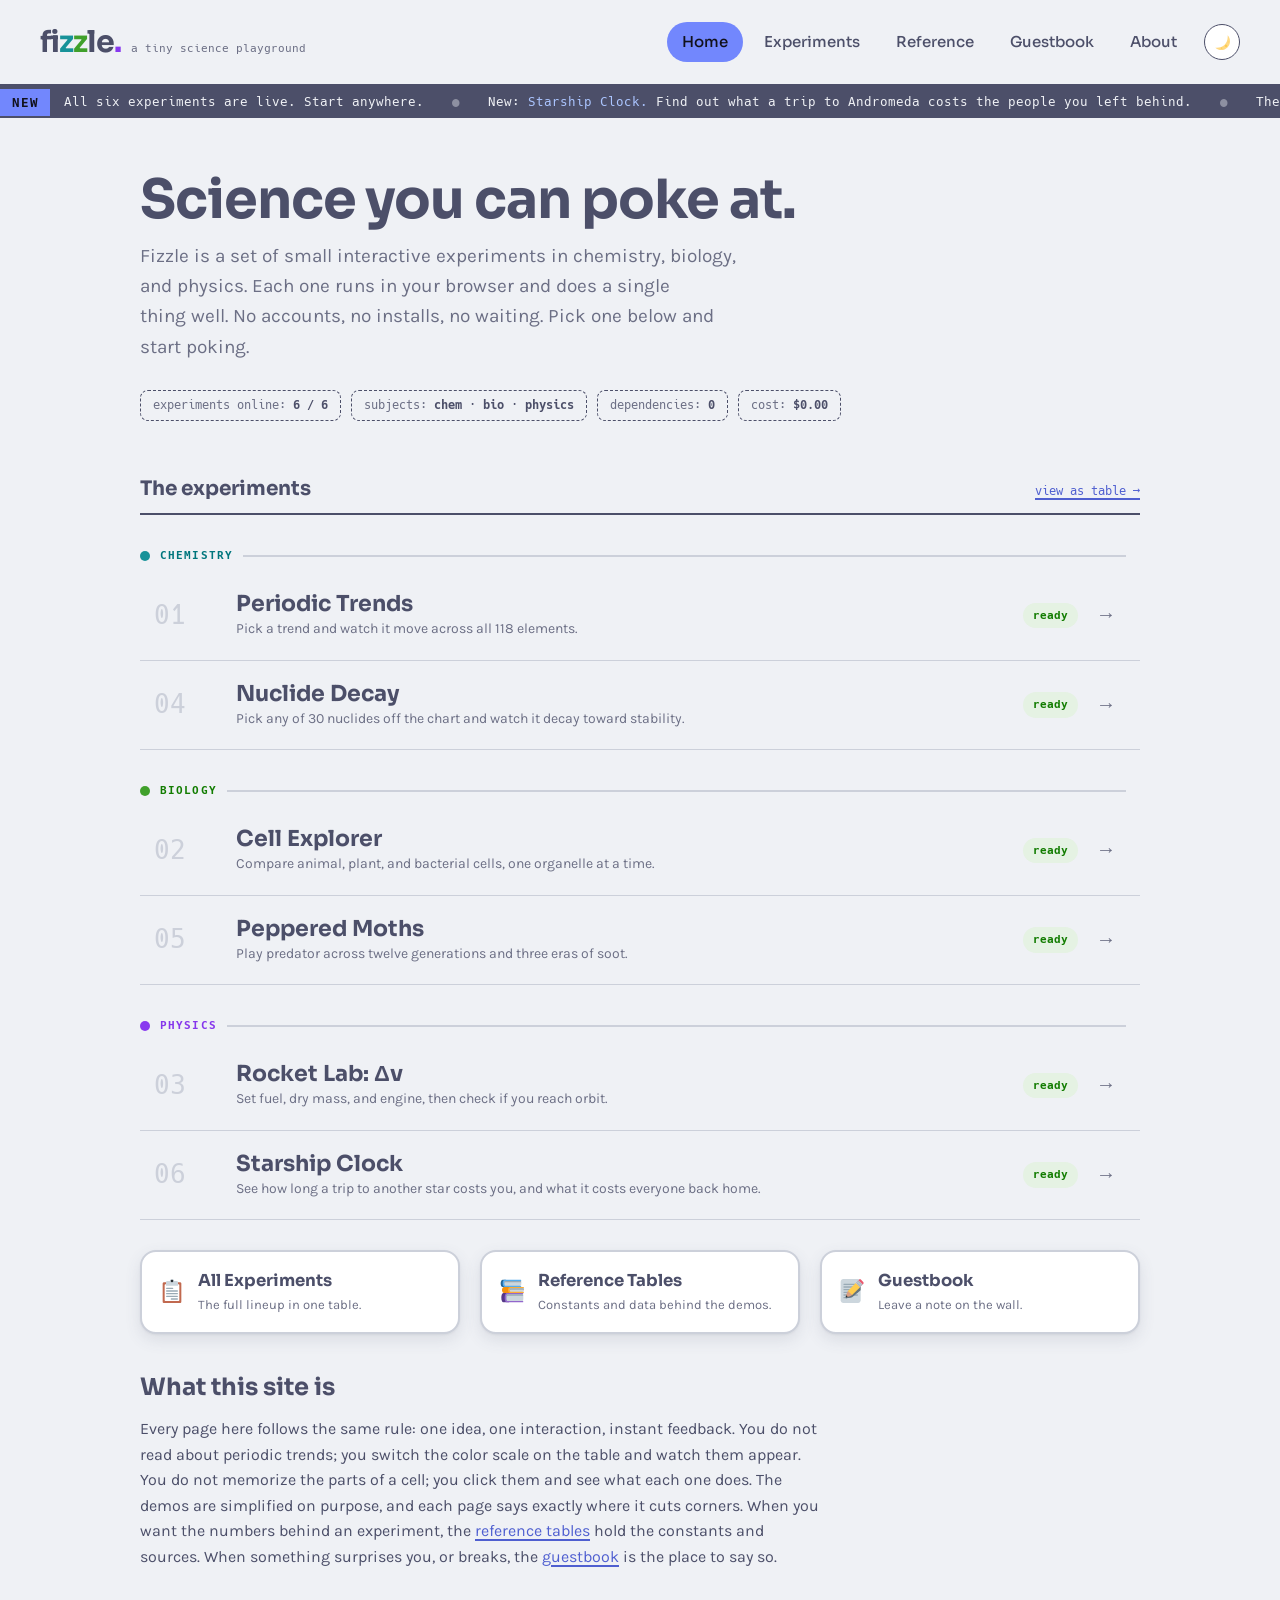
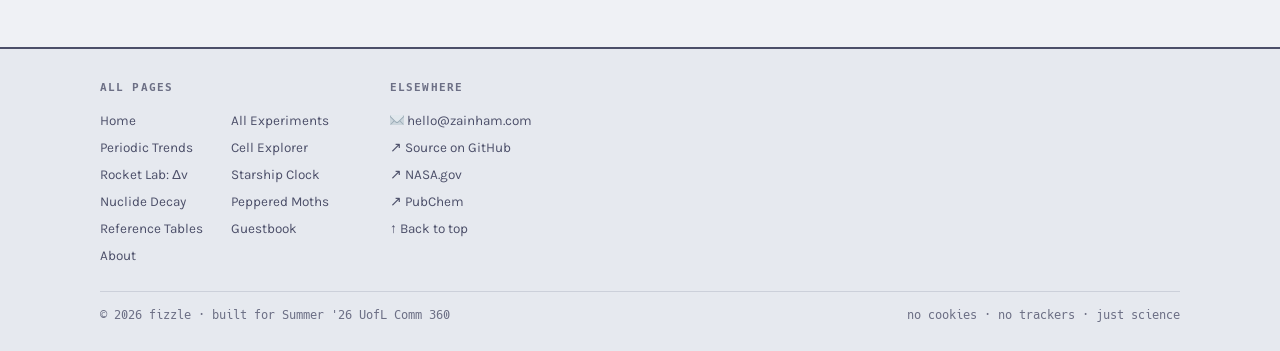
<file: index.html>
<!DOCTYPE html>
<!-- AI-ASSISTED: portions of this file were written with the help of an AI assistant (Claude), per course policy.
     Twemoji icons (images/twemoji/) are copyright Twitter/X and contributors, licensed CC-BY 4.0. -->
<html lang="en">
<head>
<meta charset="utf-8">
<meta name="viewport" content="width=device-width, initial-scale=1">
<title>fizzle. &middot; a tiny science playground</title>
<meta name="description" content="Fizzle is a set of small interactive science experiments in chemistry, biology, and physics. Everything runs in your browser.">
<link rel="stylesheet" href="fizzle.css">
<link rel="icon" href="images/twemoji/26a1.svg">
<script src="js/site.js" defer></script>
</head>
<body>
<a class="fz-skip" href="#main">Skip to content</a>
<header class="fz-head" id="top">
  <a class="fz-logo" href="index.html">
    <span class="word">fi<em>z</em><em>z</em>le<em>.</em></span>
    <span class="dom">a tiny science playground</span>
  </a>
  <div class="fz-headright">
    <nav class="fz-nav" aria-label="Main navigation">
      <a href="index.html" class="on">Home</a>
      <a href="experiments.html">Experiments</a>
      <a href="reference.html">Reference</a>
      <a href="guestbook.html">Guestbook</a>
      <a href="about.html">About</a>
    </nav>
    <button class="fz-theme" type="button" aria-label="Toggle dark or light theme">
      <img class="em moon" src="images/twemoji/1f319.svg" alt="">
      <img class="em sun" src="images/twemoji/2600.svg" alt="">
    </button>
  </div>
</header>

<div class="fz-ticker">
  <button type="button" class="flag" id="fz-tick-btn" aria-pressed="false">NEW</button>
  <div class="lane"><div class="track">
    <span>All six experiments are live. Start anywhere.</span>
    <span class="sep">&#9679;</span>
    <span>New: <em>Starship Clock.</em> Find out what a trip to Andromeda costs the people you left behind.</span>
    <span class="sep">&#9679;</span>
    <span>The <em>guestbook</em> is open. Sign the wall.</span>
  </div></div>
</div>

<main class="fz-main" id="main">
  <div class="fz-hero">
    <h1 class="fz-h1">Science you can poke at.</h1>
    <p class="fz-hook">Fizzle is a set of small interactive experiments in chemistry, biology, and physics. Each one runs in your browser and does a single thing well. No accounts, no installs, no waiting. Pick one below and start poking.</p>
    <div class="fz-stats">
      <span>experiments online: <strong>6 / 6</strong></span>
      <span>subjects: <strong>chem &middot; bio &middot; physics</strong></span>
      <span>dependencies: <strong>0</strong></span>
      <span>cost: <strong>$0.00</strong></span>
    </div>
  </div>

  <div class="fz-dirhead">
    <h2>The experiments</h2>
    <a href="experiments.html">view as table &rarr;</a>
  </div>
  <div class="fz-dir">
    <h3 class="fz-group chem">Chemistry</h3>
    <a class="fz-exp" href="periodic.html">
      <span class="idx">01</span>
      <div><h3>Periodic Trends</h3><p>Pick a trend and watch it move across all 118 elements.</p></div>
      <span class="status ready">ready</span>
      <span class="arrow">&rarr;</span>
    </a>
    <a class="fz-exp" href="decay.html">
      <span class="idx">04</span>
      <div><h3>Nuclide Decay</h3><p>Pick any of 30 nuclides off the chart and watch it decay toward stability.</p></div>
      <span class="status ready">ready</span>
      <span class="arrow">&rarr;</span>
    </a>
    <h3 class="fz-group bio">Biology</h3>
    <a class="fz-exp" href="cells.html">
      <span class="idx">02</span>
      <div><h3>Cell Explorer</h3><p>Compare animal, plant, and bacterial cells, one organelle at a time.</p></div>
      <span class="status ready">ready</span>
      <span class="arrow">&rarr;</span>
    </a>
    <a class="fz-exp" href="moths.html">
      <span class="idx">05</span>
      <div><h3>Peppered Moths</h3><p>Play predator across twelve generations and three eras of soot.</p></div>
      <span class="status ready">ready</span>
      <span class="arrow">&rarr;</span>
    </a>
    <h3 class="fz-group phys">Physics</h3>
    <a class="fz-exp" href="rocket.html">
      <span class="idx">03</span>
      <div><h3>Rocket Lab: &Delta;v</h3><p>Set fuel, dry mass, and engine, then check if you reach orbit.</p></div>
      <span class="status ready">ready</span>
      <span class="arrow">&rarr;</span>
    </a>
    <a class="fz-exp" href="starship.html">
      <span class="idx">06</span>
      <div><h3>Starship Clock</h3><p>See how long a trip to another star costs you, and what it costs everyone back home.</p></div>
      <span class="status ready">ready</span>
      <span class="arrow">&rarr;</span>
    </a>
  </div>

  <div class="fz-row3">
    <a class="fz-mini" href="experiments.html">
      <div class="ico"><img class="em" src="images/twemoji/1f4cb.svg" alt=""></div>
      <div><h3>All Experiments</h3><p>The full lineup in one table.</p></div>
    </a>
    <a class="fz-mini" href="reference.html">
      <div class="ico"><img class="em" src="images/twemoji/1f4da.svg" alt=""></div>
      <div><h3>Reference Tables</h3><p>Constants and data behind the demos.</p></div>
    </a>
    <a class="fz-mini" href="guestbook.html">
      <div class="ico"><img class="em" src="images/twemoji/1f4dd.svg" alt=""></div>
      <div><h3>Guestbook</h3><p>Leave a note on the wall.</p></div>
    </a>
  </div>

  <div class="fz-prose">
    <h2>What this site is</h2>
    <p>Every page here follows the same rule: one idea, one interaction, instant feedback. You do not read about periodic trends; you switch the color scale on the table and watch them appear. You do not memorize the parts of a cell; you click them and see what each one does. The demos are simplified on purpose, and each page says exactly where it cuts corners. When you want the numbers behind an experiment, the <a href="reference.html">reference tables</a> hold the constants and sources. When something surprises you, or breaks, the <a href="guestbook.html">guestbook</a> is the place to say so.</p>
  </div>
</main>

<footer class="fz-foot">
  <div class="cols">
    <div>
      <h2>All pages</h2>
      <ul class="fz-sitemap">
        <li><a href="index.html">Home</a></li>
        <li><a href="experiments.html">All Experiments</a></li>
        <li><a href="periodic.html">Periodic Trends</a></li>
        <li><a href="cells.html">Cell Explorer</a></li>
        <li><a href="rocket.html">Rocket Lab: &Delta;v</a></li>
        <li><a href="starship.html">Starship Clock</a></li>
        <li><a href="decay.html">Nuclide Decay</a></li>
        <li><a href="moths.html">Peppered Moths</a></li>
        <li><a href="reference.html">Reference Tables</a></li>
        <li><a href="guestbook.html">Guestbook</a></li>
        <li><a href="about.html">About</a></li>
      </ul>
    </div>
    <div>
      <h2>Elsewhere</h2>
      <ul>
        <li><a href="mailto:hello@zainham.com"><img class="em" src="images/twemoji/2709.svg" alt=""> hello@zainham.com</a></li>
        <li><a href="https://github.com/gegnep/fizzle">&#8599; Source on GitHub</a></li>
        <li><a href="https://www.nasa.gov/">&#8599; NASA.gov</a></li>
        <li><a href="https://pubchem.ncbi.nlm.nih.gov/">&#8599; PubChem</a></li>
        <li><a href="#top">&#8593; Back to top</a></li>
      </ul>
    </div>
  </div>
  <div class="base">
    <span>&copy; 2026 fizzle &middot; built for Summer '26 UofL Comm 360</span>
    <span>no cookies &middot; no trackers &middot; just science</span>
  </div>
</footer>
</body>
</html>
</file>
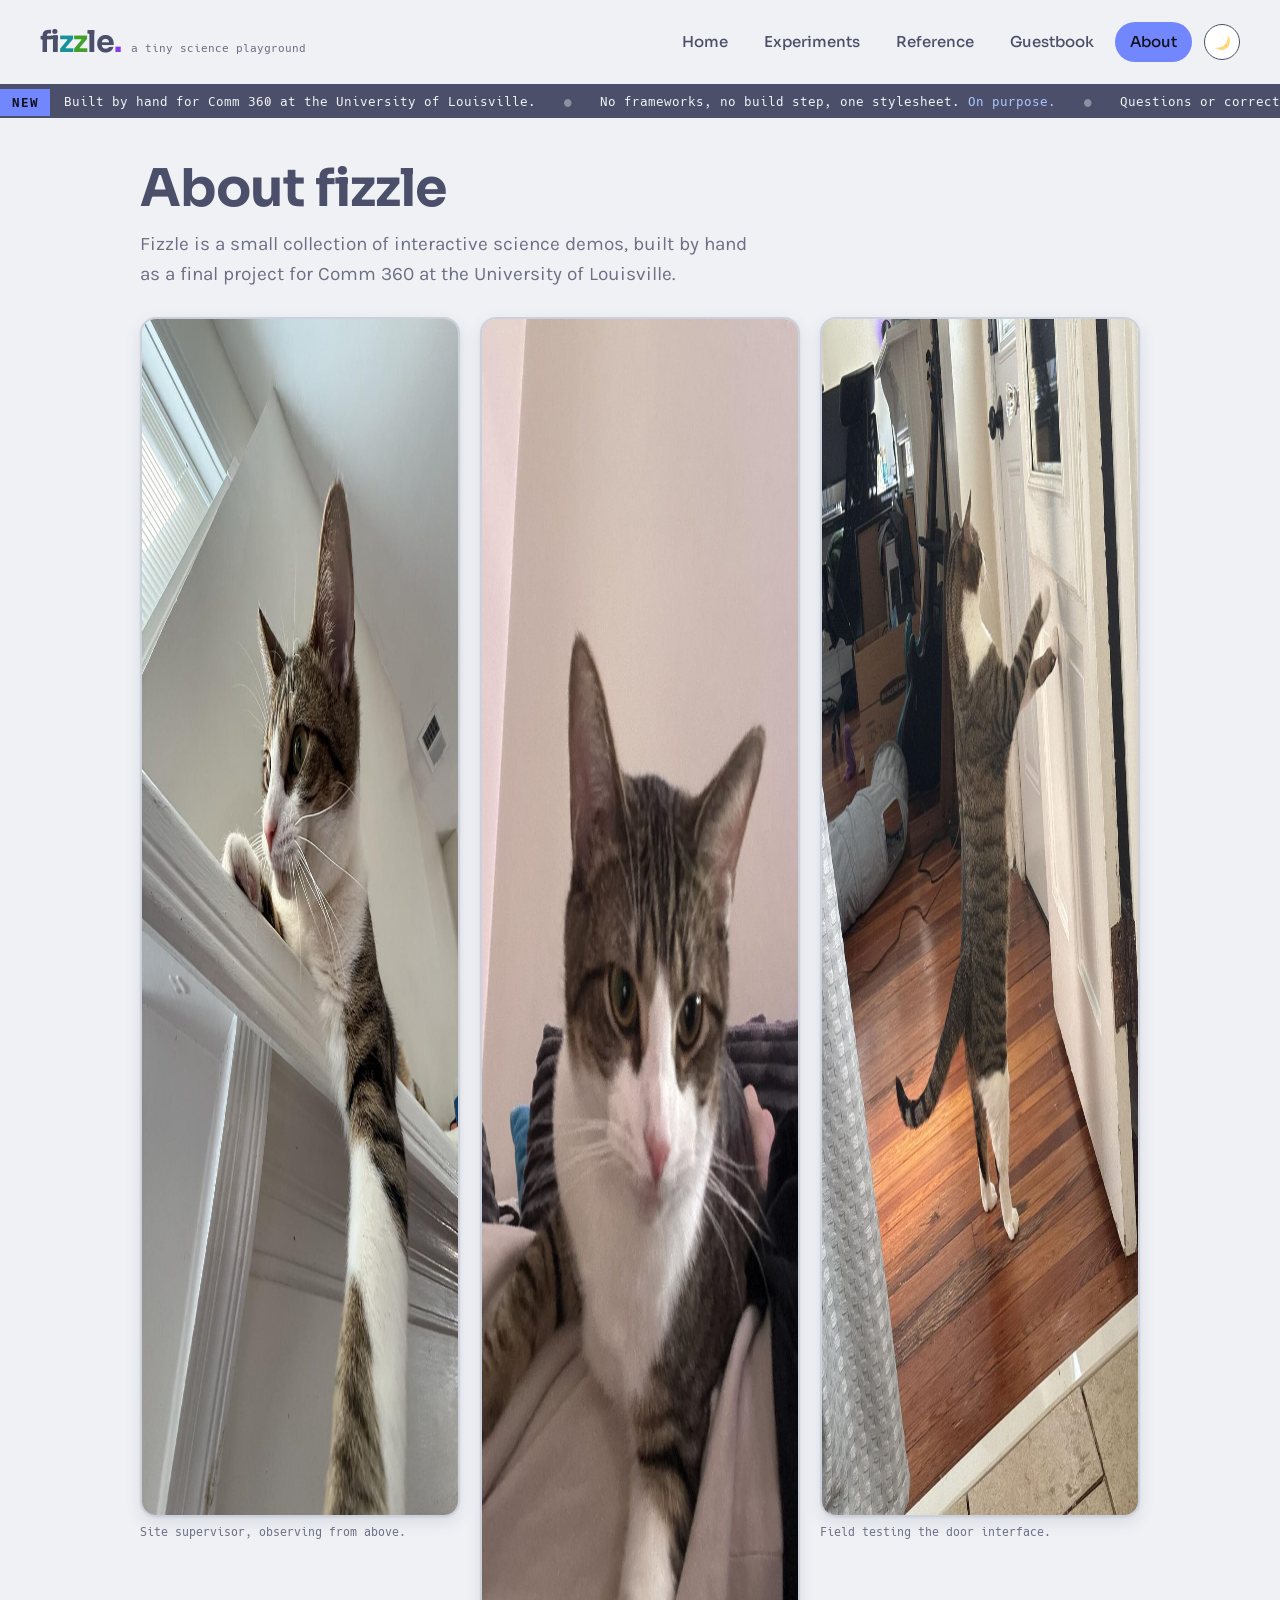
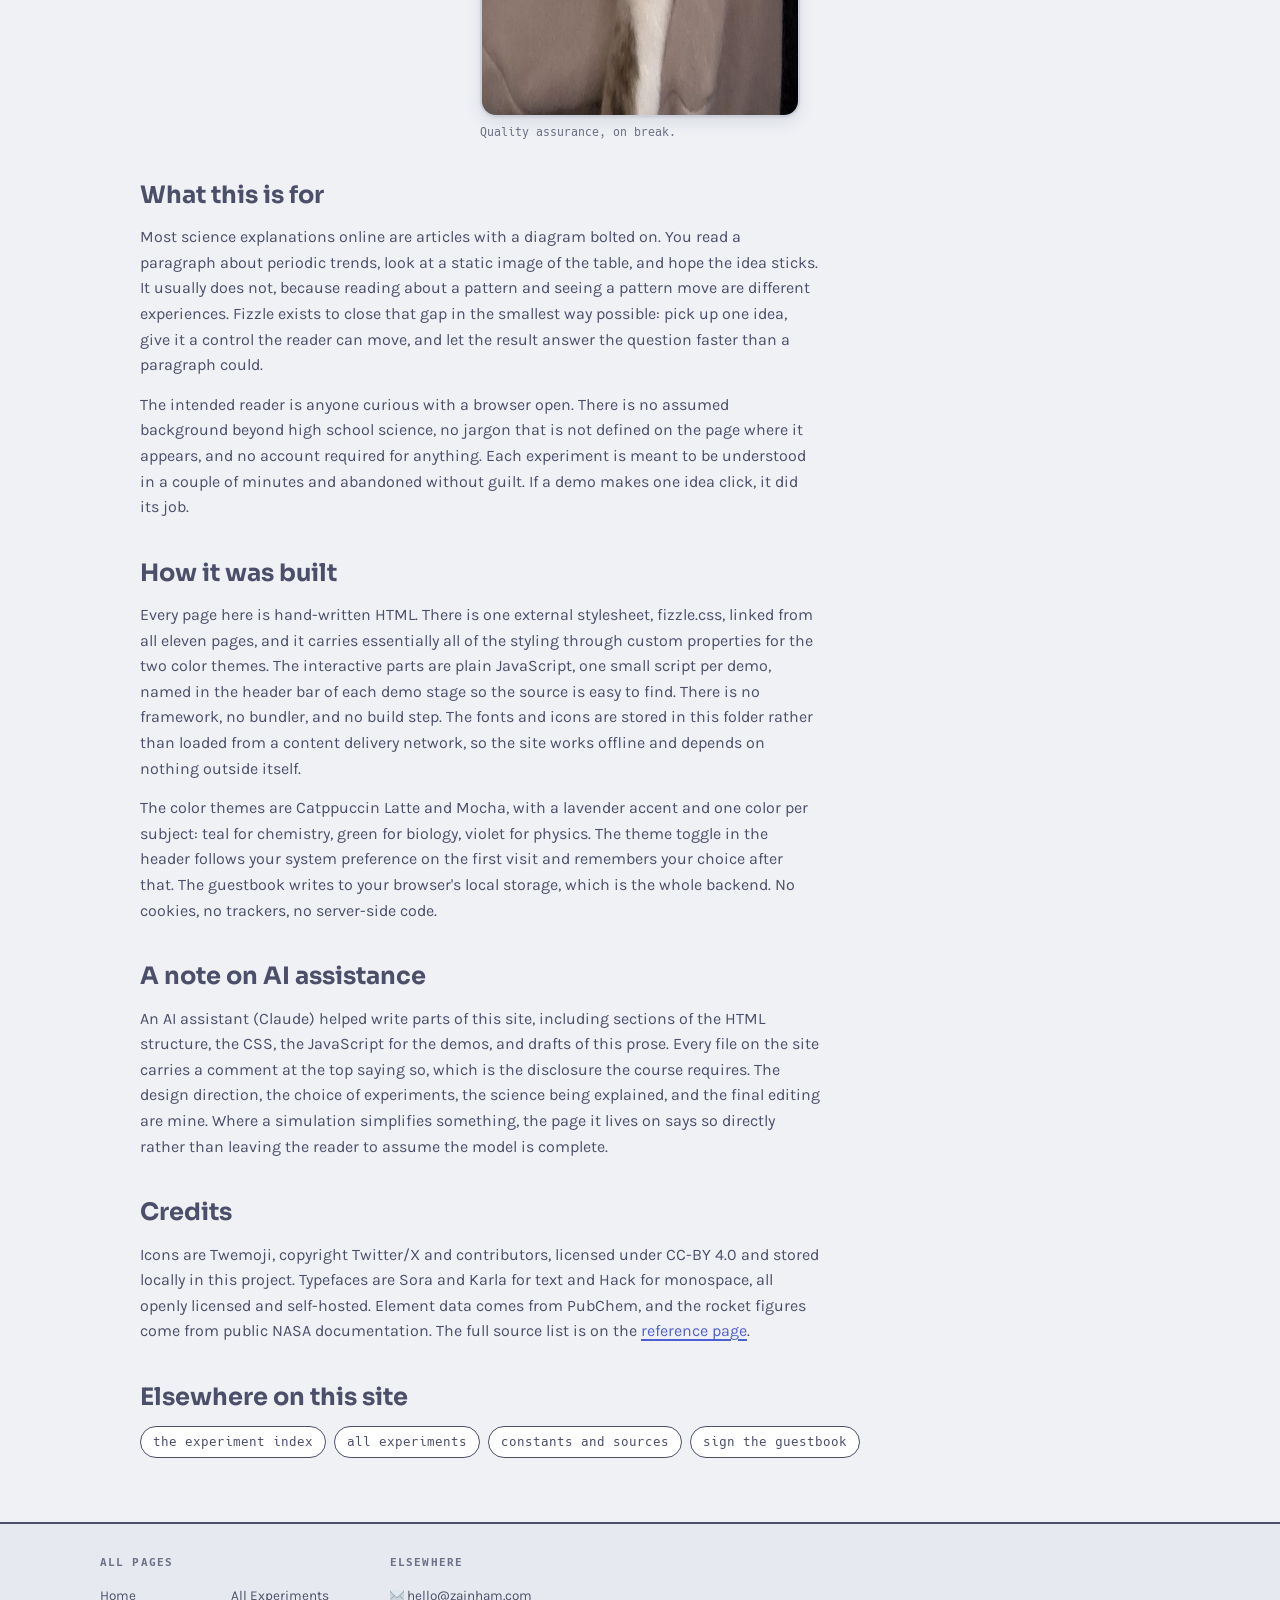
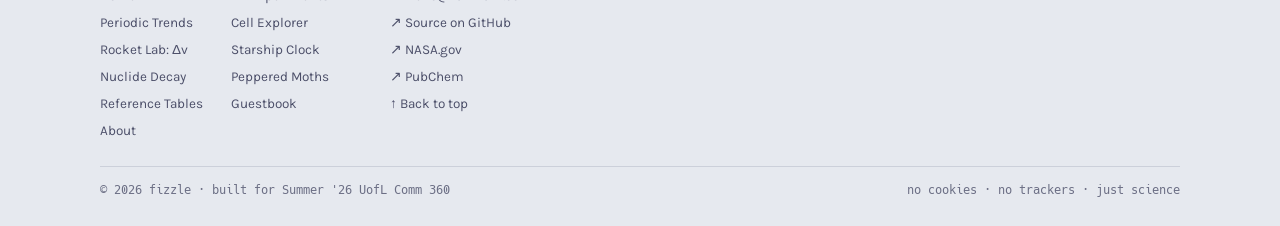
<file: about.html>
<!DOCTYPE html>
<!-- AI-ASSISTED: portions of this file were written with the help of an AI assistant (Claude), per course policy.
     Twemoji icons (images/twemoji/) are copyright Twitter/X and contributors, licensed CC-BY 4.0. -->
<html lang="en">
<head>
<meta charset="utf-8">
<meta name="viewport" content="width=device-width, initial-scale=1">
<title>About &middot; fizzle.</title>
<meta name="description" content="What fizzle is, who it is for, and how it was built.">
<link rel="stylesheet" href="fizzle.css">
<link rel="icon" href="images/twemoji/26a1.svg">
<script src="js/site.js" defer></script>
</head>
<body>
<a class="fz-skip" href="#main">Skip to content</a>
<header class="fz-head" id="top">
  <a class="fz-logo" href="index.html">
    <span class="word">fi<em>z</em><em>z</em>le<em>.</em></span>
    <span class="dom">a tiny science playground</span>
  </a>
  <div class="fz-headright">
    <nav class="fz-nav" aria-label="Main navigation">
      <a href="index.html">Home</a>
      <a href="experiments.html">Experiments</a>
      <a href="reference.html">Reference</a>
      <a href="guestbook.html">Guestbook</a>
      <a href="about.html" class="on">About</a>
    </nav>
    <button class="fz-theme" type="button" aria-label="Toggle dark or light theme">
      <img class="em moon" src="images/twemoji/1f319.svg" alt="">
      <img class="em sun" src="images/twemoji/2600.svg" alt="">
    </button>
  </div>
</header>

<div class="fz-ticker">
  <button type="button" class="flag" id="fz-tick-btn" aria-pressed="false">NEW</button>
  <div class="lane"><div class="track">
    <span>Built by hand for Comm 360 at the University of Louisville.</span>
    <span class="sep">&#9679;</span>
    <span>No frameworks, no build step, one stylesheet. <em>On purpose.</em></span>
    <span class="sep">&#9679;</span>
    <span>Questions or corrections? The email link is in the footer.</span>
  </div></div>
</div>

<main class="fz-main" id="main">
  <h1 class="fz-h1">About fizzle</h1>
  <p class="fz-hook">Fizzle is a small collection of interactive science demos, built by hand as a final project for Comm 360 at the University of Louisville.</p>

  <div class="fz-photos">
    <figure>
      <img src="images/cat-ledge.jpg" alt="A tabby and white cat peering down from a ledge above a doorway" width="900" height="1200">
      <figcaption>Site supervisor, observing from above.</figcaption>
    </figure>
    <figure>
      <img src="images/cat-couch.jpg" alt="A tabby and white cat lying on a blanket, looking at the camera" width="900" height="1400">
      <figcaption>Quality assurance, on break.</figcaption>
    </figure>
    <figure>
      <img src="images/cat-door.jpg" alt="A tabby and white cat standing on its hind legs, pawing at a door" width="900" height="1200">
      <figcaption>Field testing the door interface.</figcaption>
    </figure>
  </div>

  <div class="fz-prose">
    <h2>What this is for</h2>
    <p>Most science explanations online are articles with a diagram bolted on. You read a paragraph about periodic trends, look at a static image of the table, and hope the idea sticks. It usually does not, because reading about a pattern and seeing a pattern move are different experiences. Fizzle exists to close that gap in the smallest way possible: pick up one idea, give it a control the reader can move, and let the result answer the question faster than a paragraph could.</p>
    <p>The intended reader is anyone curious with a browser open. There is no assumed background beyond high school science, no jargon that is not defined on the page where it appears, and no account required for anything. Each experiment is meant to be understood in a couple of minutes and abandoned without guilt. If a demo makes one idea click, it did its job.</p>

    <h2>How it was built</h2>
    <p>Every page here is hand-written HTML. There is one external stylesheet, fizzle.css, linked from all eleven pages, and it carries essentially all of the styling through custom properties for the two color themes. The interactive parts are plain JavaScript, one small script per demo, named in the header bar of each demo stage so the source is easy to find. There is no framework, no bundler, and no build step. The fonts and icons are stored in this folder rather than loaded from a content delivery network, so the site works offline and depends on nothing outside itself.</p>
    <p>The color themes are Catppuccin Latte and Mocha, with a lavender accent and one color per subject: teal for chemistry, green for biology, violet for physics. The theme toggle in the header follows your system preference on the first visit and remembers your choice after that. The guestbook writes to your browser's local storage, which is the whole backend. No cookies, no trackers, no server-side code.</p>

    <h2>A note on AI assistance</h2>
    <p>An AI assistant (Claude) helped write parts of this site, including sections of the HTML structure, the CSS, the JavaScript for the demos, and drafts of this prose. Every file on the site carries a comment at the top saying so, which is the disclosure the course requires. The design direction, the choice of experiments, the science being explained, and the final editing are mine. Where a simulation simplifies something, the page it lives on says so directly rather than leaving the reader to assume the model is complete.</p>

    <h2>Credits</h2>
    <p>Icons are Twemoji, copyright Twitter/X and contributors, licensed under CC-BY 4.0 and stored locally in this project. Typefaces are Sora and Karla for text and Hack for monospace, all openly licensed and self-hosted. Element data comes from PubChem, and the rocket figures come from public NASA documentation. The full source list is on the <a href="reference.html">reference page</a>.</p>

    <h2>Elsewhere on this site</h2>
    <ul class="fz-related">
      <li><a href="index.html">the experiment index</a></li>
      <li><a href="experiments.html">all experiments</a></li>
      <li><a href="reference.html">constants and sources</a></li>
      <li><a href="guestbook.html">sign the guestbook</a></li>
    </ul>
  </div>
</main>

<footer class="fz-foot">
  <div class="cols">
    <div>
      <h2>All pages</h2>
      <ul class="fz-sitemap">
        <li><a href="index.html">Home</a></li>
        <li><a href="experiments.html">All Experiments</a></li>
        <li><a href="periodic.html">Periodic Trends</a></li>
        <li><a href="cells.html">Cell Explorer</a></li>
        <li><a href="rocket.html">Rocket Lab: &Delta;v</a></li>
        <li><a href="starship.html">Starship Clock</a></li>
        <li><a href="decay.html">Nuclide Decay</a></li>
        <li><a href="moths.html">Peppered Moths</a></li>
        <li><a href="reference.html">Reference Tables</a></li>
        <li><a href="guestbook.html">Guestbook</a></li>
        <li><a href="about.html">About</a></li>
      </ul>
    </div>
    <div>
      <h2>Elsewhere</h2>
      <ul>
        <li><a href="mailto:hello@zainham.com"><img class="em" src="images/twemoji/2709.svg" alt=""> hello@zainham.com</a></li>
        <li><a href="https://github.com/gegnep/fizzle">&#8599; Source on GitHub</a></li>
        <li><a href="https://www.nasa.gov/">&#8599; NASA.gov</a></li>
        <li><a href="https://pubchem.ncbi.nlm.nih.gov/">&#8599; PubChem</a></li>
        <li><a href="#top">&#8593; Back to top</a></li>
      </ul>
    </div>
  </div>
  <div class="base">
    <span>&copy; 2026 fizzle &middot; built for Summer '26 UofL Comm 360</span>
    <span>no cookies &middot; no trackers &middot; just science</span>
  </div>
</footer>
</body>
</html>
</file>
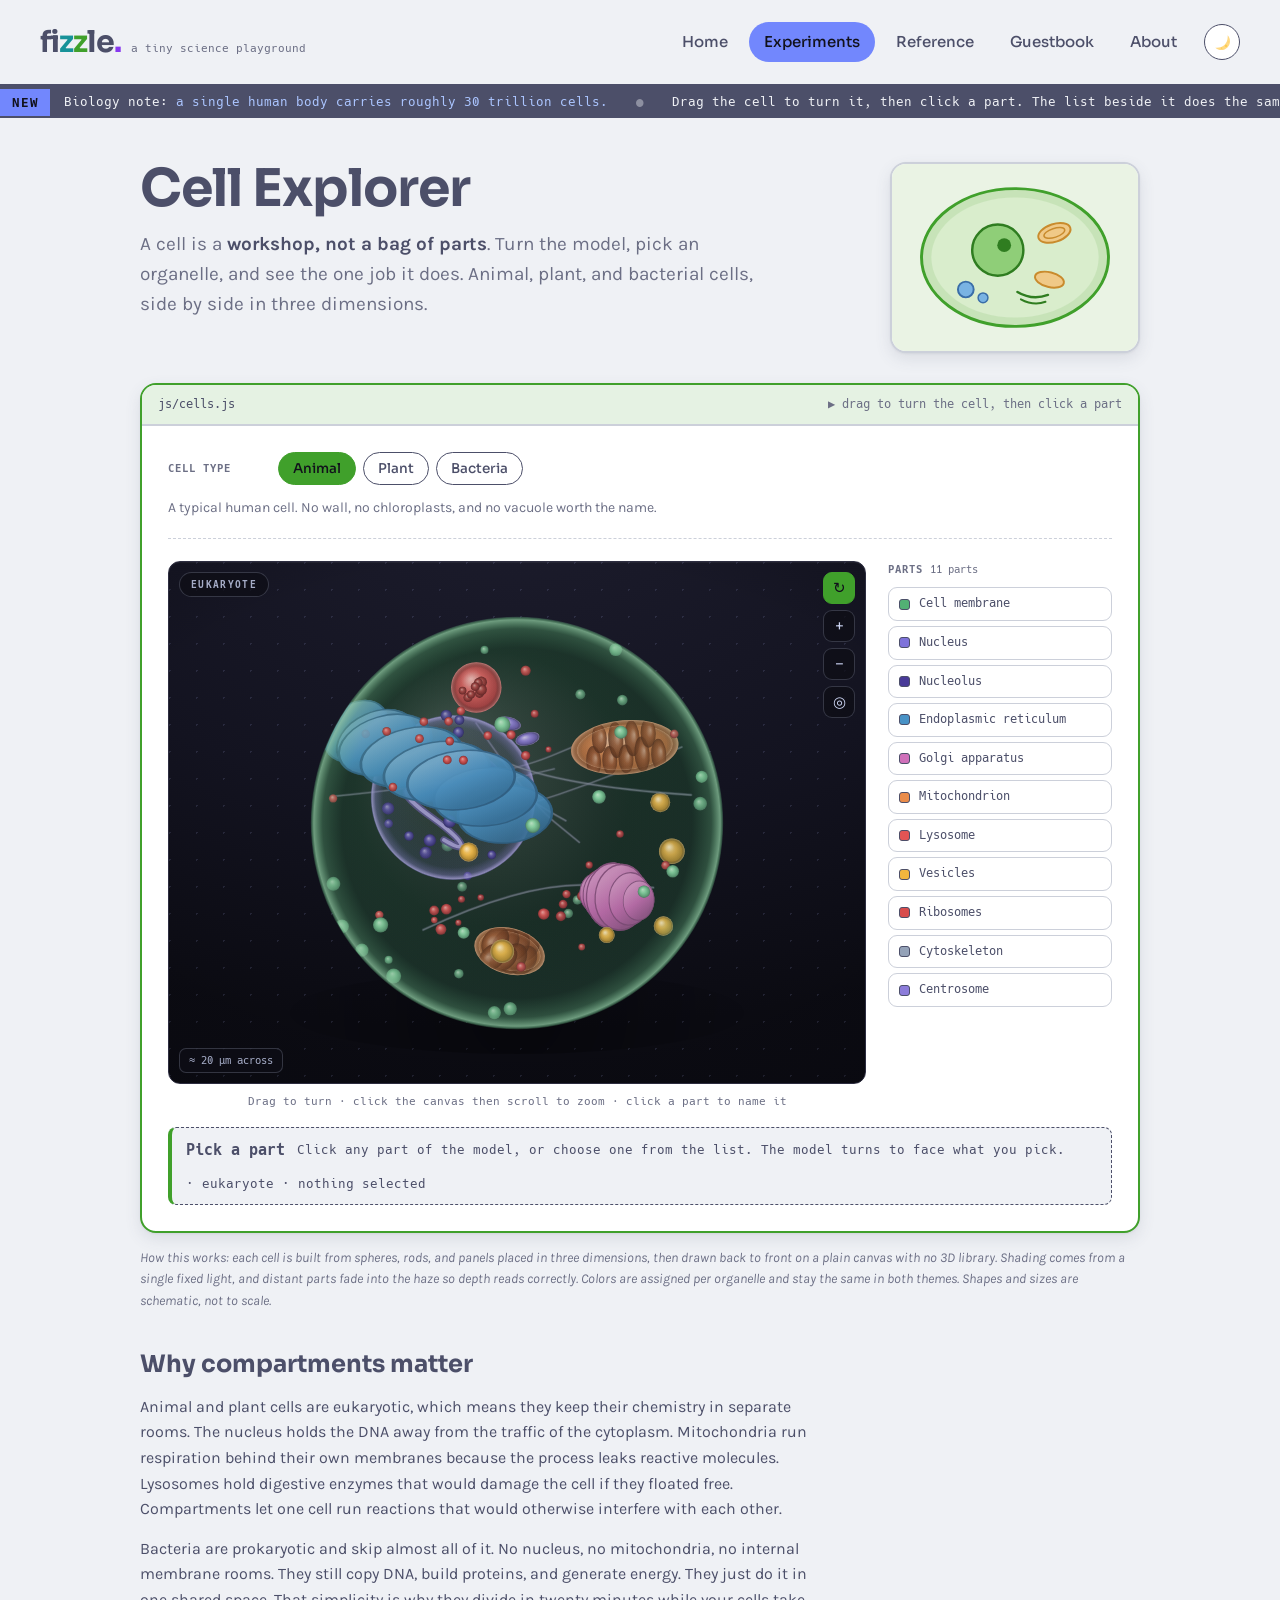
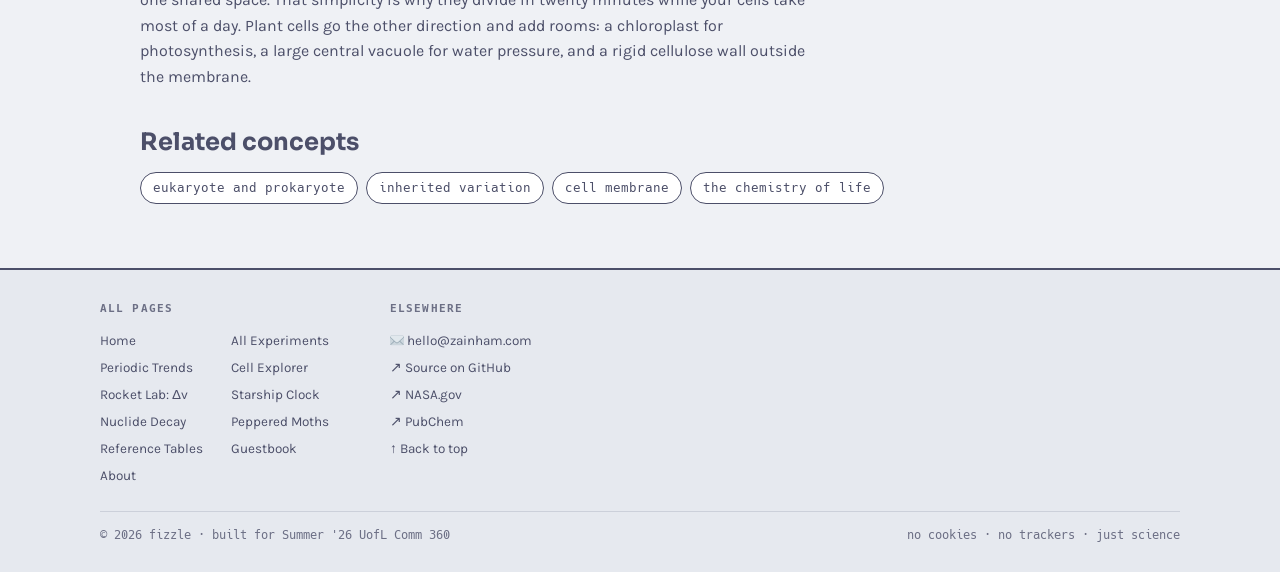
<file: cells.html>
<!DOCTYPE html>
<!-- AI-ASSISTED: portions of this file were written with the help of an AI assistant (Claude), per course policy.
     Twemoji icons (images/twemoji/) are copyright Twitter/X and contributors, licensed CC-BY 4.0. -->
<html lang="en">
<head>
<meta charset="utf-8">
<meta name="viewport" content="width=device-width, initial-scale=1">
<title>Cell Explorer &middot; fizzle.</title>
<meta name="description" content="Compare animal, plant, and bacterial cells. Click any organelle to see what it does.">
<link rel="stylesheet" href="fizzle.css">
<link rel="icon" href="images/twemoji/26a1.svg">
<script src="js/site.js" defer></script>
<script src="js/cell-render.js" defer></script>
<script src="js/cell-models.js" defer></script>
<script src="js/cell-viewer.js" defer></script>
<script src="js/cells.js" defer></script>
</head>
<body class="bio">
<a class="fz-skip" href="#main">Skip to content</a>
<header class="fz-head" id="top">
  <a class="fz-logo" href="index.html">
    <span class="word">fi<em>z</em><em>z</em>le<em>.</em></span>
    <span class="dom">a tiny science playground</span>
  </a>
  <div class="fz-headright">
    <nav class="fz-nav" aria-label="Main navigation">
      <a href="index.html">Home</a>
      <a href="experiments.html" class="on">Experiments</a>
      <a href="reference.html">Reference</a>
      <a href="guestbook.html">Guestbook</a>
      <a href="about.html">About</a>
    </nav>
    <button class="fz-theme" type="button" aria-label="Toggle dark or light theme">
      <img class="em moon" src="images/twemoji/1f319.svg" alt="">
      <img class="em sun" src="images/twemoji/2600.svg" alt="">
    </button>
  </div>
</header>

<div class="fz-ticker">
  <button type="button" class="flag" id="fz-tick-btn" aria-pressed="false">NEW</button>
  <div class="lane"><div class="track">
    <span>Biology note: <em>a single human body carries roughly 30 trillion cells.</em></span>
    <span class="sep">&#9679;</span>
    <span>Drag the cell to turn it, then click a part. The list beside it does the same job.</span>
    <span class="sep">&#9679;</span>
    <span>Bacteria run the same basic chemistry with none of the compartments.</span>
  </div></div>
</div>

<main class="fz-main" id="main">
  <div class="fz-lede">
    <div class="txt">
      <h1 class="fz-h1">Cell Explorer</h1>
      <p class="fz-hook">A cell is a <strong>workshop, not a bag of parts</strong>. Turn the model, pick an organelle, and see the one job it does. Animal, plant, and bacterial cells, side by side in three dimensions.</p>
    </div>
    <img class="fz-hero-art" src="images/hero-cells.svg" alt="Flat illustration of a green cell with a nucleus, mitochondria, and vesicles" width="250" height="190">
  </div>

  <div class="fz-stage">
    <div class="bar"><span>js/cells.js</span><span class="howto">&#9654; drag to turn the cell, then click a part</span></div>
    <div class="well">
      <div class="fz-ctl">
        <div class="fz-ctlrow">
          <span class="fz-ctllab" id="cx-tablab">Cell type</span>
          <div class="cx-tabs fz-pills" id="cx-tabs" role="group" aria-labelledby="cx-tablab">
            <button type="button" class="fz-btn on" data-cell="animal">Animal</button>
            <button type="button" class="fz-btn" data-cell="plant">Plant</button>
            <button type="button" class="fz-btn" data-cell="bacteria">Bacteria</button>
          </div>
        </div>
        <p class="fz-ctlnote" id="cx-note">A typical human cell.</p>
      </div>

      <div class="cx-wrap">
        <div class="cx-stage">
          <div class="cx-viewport" id="cx-viewport">
            <canvas id="cx-canvas" tabindex="0" role="img"
              aria-label="Rotating three-dimensional model of an animal cell"></canvas>
            <div class="cx-hud">
              <button type="button" class="cx-hudbtn on" id="cx-spin" aria-pressed="true" title="Turn the slow spin on or off">
                <span aria-hidden="true">&#8635;</span><span class="visually-hidden">Toggle automatic spin</span>
              </button>
              <button type="button" class="cx-hudbtn" id="cx-in" title="Zoom in">
                <span aria-hidden="true">+</span><span class="visually-hidden">Zoom in</span>
              </button>
              <button type="button" class="cx-hudbtn" id="cx-out" title="Zoom out">
                <span aria-hidden="true">&minus;</span><span class="visually-hidden">Zoom out</span>
              </button>
              <button type="button" class="cx-hudbtn" id="cx-reset" title="Reset the view">
                <span aria-hidden="true">&#9678;</span><span class="visually-hidden">Reset the view</span>
              </button>
            </div>
          </div>
          <p class="cx-hint" id="cx-hint">Drag to turn &middot; click the canvas then scroll to zoom &middot; click a part to name it</p>
        </div>
        <div class="cx-side">
          <h3 class="fz-panelhead">Parts <span class="fz-unit" id="cx-count"></span></h3>
          <ul class="cx-list" id="cx-list"></ul>
        </div>
      </div>
      <div class="fz-read" id="cx-read" role="status" aria-live="polite"><span>loading cell&hellip;</span></div>
    </div>
  </div>
  <p class="fz-caption">How this works: each cell is built from spheres, rods, and panels placed in three dimensions, then drawn back to front on a plain canvas with no 3D library. Shading comes from a single fixed light, and distant parts fade into the haze so depth reads correctly. Colors are assigned per organelle and stay the same in both themes. Shapes and sizes are schematic, not to scale.</p>

  <div class="fz-prose">
    <h2>Why compartments matter</h2>
    <p>Animal and plant cells are eukaryotic, which means they keep their chemistry in separate rooms. The nucleus holds the DNA away from the traffic of the cytoplasm. Mitochondria run respiration behind their own membranes because the process leaks reactive molecules. Lysosomes hold digestive enzymes that would damage the cell if they floated free. Compartments let one cell run reactions that would otherwise interfere with each other.</p>
    <p>Bacteria are prokaryotic and skip almost all of it. No nucleus, no mitochondria, no internal membrane rooms. They still copy DNA, build proteins, and generate energy. They just do it in one shared space. That simplicity is why they divide in twenty minutes while your cells take most of a day. Plant cells go the other direction and add rooms: a chloroplast for photosynthesis, a large central vacuole for water pressure, and a rigid cellulose wall outside the membrane.</p>
    <h2>Related concepts</h2>
    <ul class="fz-related">
      <li><a href="reference.html">eukaryote and prokaryote</a></li>
      <li><a href="moths.html">inherited variation</a></li>
      <li><a href="reference.html">cell membrane</a></li>
      <li><a href="periodic.html">the chemistry of life</a></li>
    </ul>
  </div>
</main>

<footer class="fz-foot">
  <div class="cols">
    <div>
      <h2>All pages</h2>
      <ul class="fz-sitemap">
        <li><a href="index.html">Home</a></li>
        <li><a href="experiments.html">All Experiments</a></li>
        <li><a href="periodic.html">Periodic Trends</a></li>
        <li><a href="cells.html">Cell Explorer</a></li>
        <li><a href="rocket.html">Rocket Lab: &Delta;v</a></li>
        <li><a href="starship.html">Starship Clock</a></li>
        <li><a href="decay.html">Nuclide Decay</a></li>
        <li><a href="moths.html">Peppered Moths</a></li>
        <li><a href="reference.html">Reference Tables</a></li>
        <li><a href="guestbook.html">Guestbook</a></li>
        <li><a href="about.html">About</a></li>
      </ul>
    </div>
    <div>
      <h2>Elsewhere</h2>
      <ul>
        <li><a href="mailto:hello@zainham.com"><img class="em" src="images/twemoji/2709.svg" alt=""> hello@zainham.com</a></li>
        <li><a href="https://github.com/gegnep/fizzle">&#8599; Source on GitHub</a></li>
        <li><a href="https://www.nasa.gov/">&#8599; NASA.gov</a></li>
        <li><a href="https://pubchem.ncbi.nlm.nih.gov/">&#8599; PubChem</a></li>
        <li><a href="#top">&#8593; Back to top</a></li>
      </ul>
    </div>
  </div>
  <div class="base">
    <span>&copy; 2026 fizzle &middot; built for Summer '26 UofL Comm 360</span>
    <span>no cookies &middot; no trackers &middot; just science</span>
  </div>
</footer>
</body>
</html>
</file>
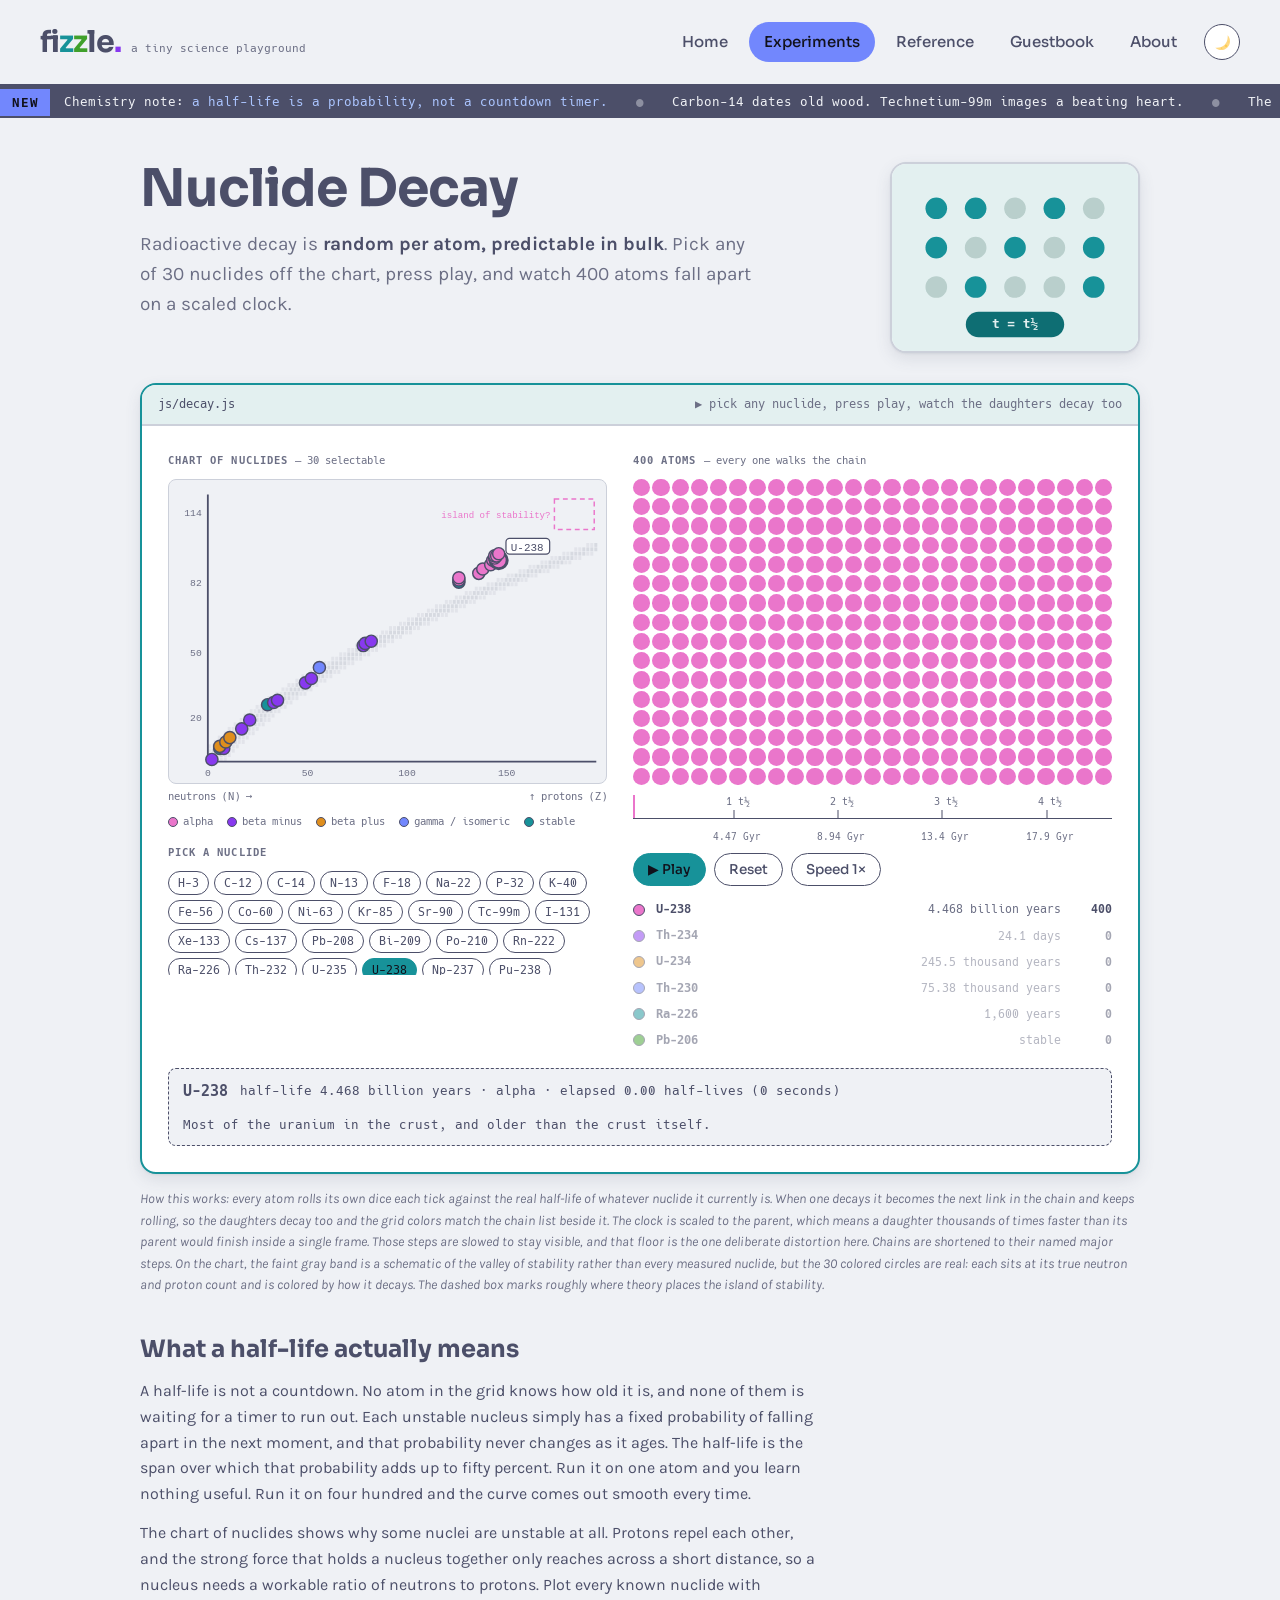
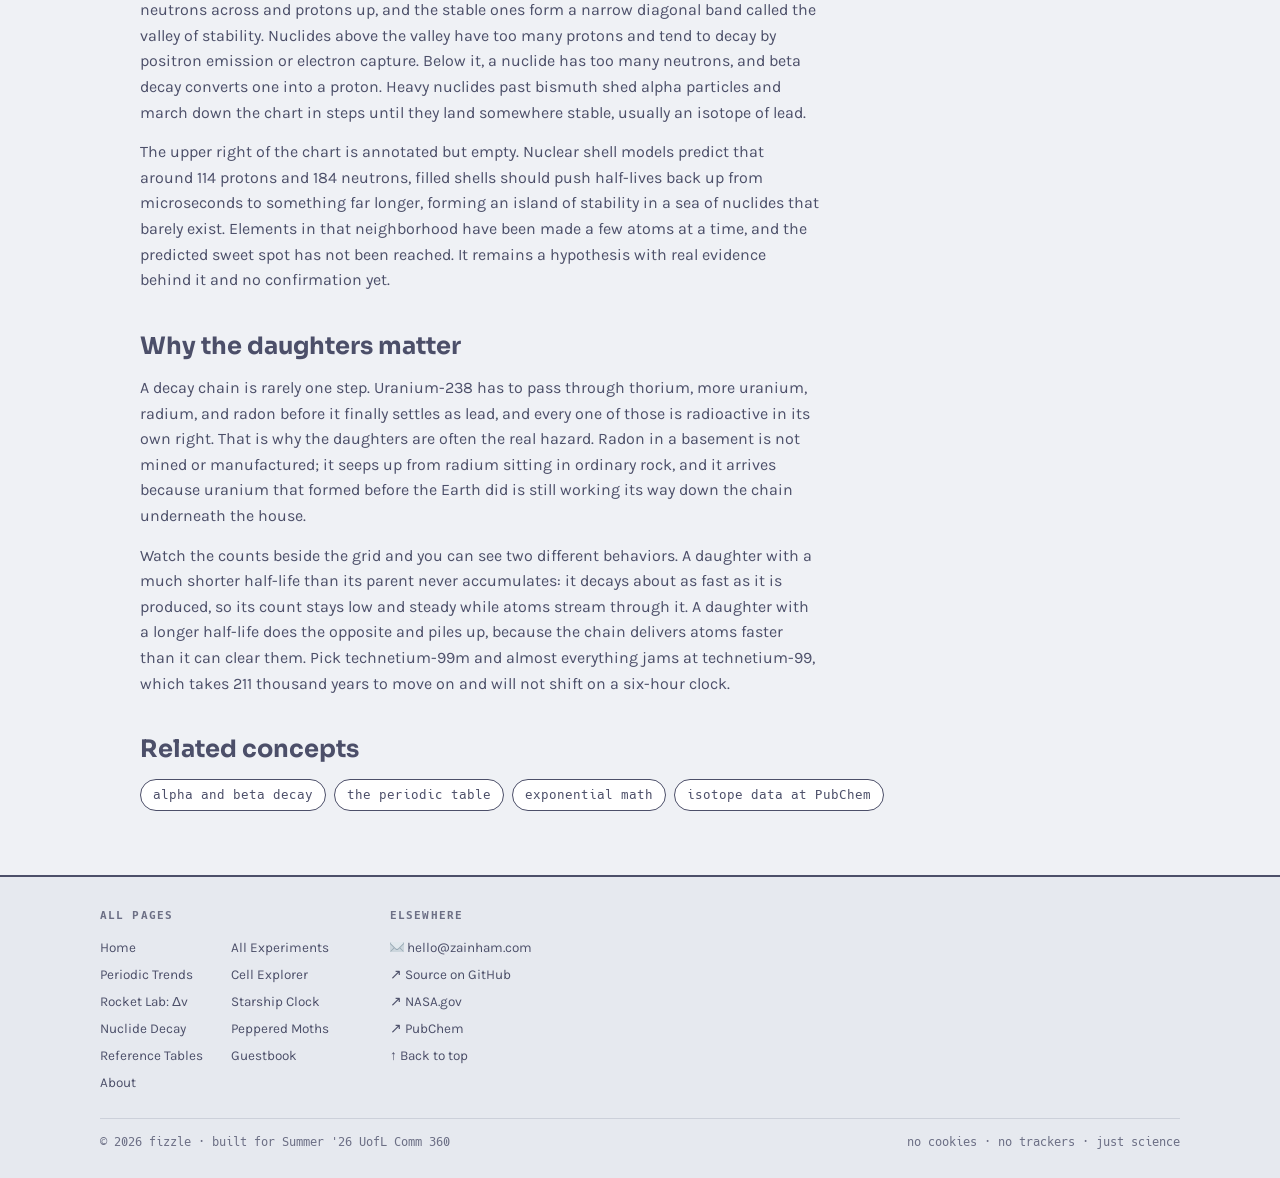
<file: decay.html>
<!DOCTYPE html>
<!-- AI-ASSISTED: portions of this file were written with the help of an AI assistant (Claude), per course policy.
     Twemoji icons (images/twemoji/) are copyright Twitter/X and contributors, licensed CC-BY 4.0. -->
<html lang="en">
<head>
<meta charset="utf-8">
<meta name="viewport" content="width=device-width, initial-scale=1">
<title>Nuclide Decay &middot; fizzle.</title>
<meta name="description" content="Pick an isotope off the chart of nuclides and watch 400 atoms decay on a scaled clock.">
<link rel="stylesheet" href="fizzle.css">
<link rel="icon" href="images/twemoji/26a1.svg">
<script src="js/site.js" defer></script>
<script src="js/decay-data.js" defer></script>
<script src="js/decay.js" defer></script>
</head>
<body class="chem">
<a class="fz-skip" href="#main">Skip to content</a>
<header class="fz-head" id="top">
  <a class="fz-logo" href="index.html">
    <span class="word">fi<em>z</em><em>z</em>le<em>.</em></span>
    <span class="dom">a tiny science playground</span>
  </a>
  <div class="fz-headright">
    <nav class="fz-nav" aria-label="Main navigation">
      <a href="index.html">Home</a>
      <a href="experiments.html" class="on">Experiments</a>
      <a href="reference.html">Reference</a>
      <a href="guestbook.html">Guestbook</a>
      <a href="about.html">About</a>
    </nav>
    <button class="fz-theme" type="button" aria-label="Toggle dark or light theme">
      <img class="em moon" src="images/twemoji/1f319.svg" alt="">
      <img class="em sun" src="images/twemoji/2600.svg" alt="">
    </button>
  </div>
</header>

<div class="fz-ticker">
  <button type="button" class="flag" id="fz-tick-btn" aria-pressed="false">NEW</button>
  <div class="lane"><div class="track">
    <span>Chemistry note: <em>a half-life is a probability, not a countdown timer.</em></span>
    <span class="sep">&#9679;</span>
    <span>Carbon-14 dates old wood. Technetium-99m images a beating heart.</span>
    <span class="sep">&#9679;</span>
    <span>The island of stability is a prediction, not a place anyone has visited.</span>
  </div></div>
</div>

<main class="fz-main" id="main">
  <div class="fz-lede">
    <div class="txt">
      <h1 class="fz-h1">Nuclide Decay</h1>
      <p class="fz-hook">Radioactive decay is <strong>random per atom, predictable in bulk</strong>. Pick any of 30 nuclides off the chart, press play, and watch 400 atoms fall apart on a scaled clock.</p>
    </div>
    <img class="fz-hero-art" src="images/hero-decay.svg" alt="Flat illustration of a grid of teal atom dots, some faded, above a label reading t equals one half-life" width="250" height="190">
  </div>

  <div class="fz-stage">
    <div class="bar"><span>js/decay.js</span><span class="howto">&#9654; pick any nuclide, press play, watch the daughters decay too</span></div>
    <div class="well">
      <div class="dk-wrap">
        <div class="dk-chartbox">
          <h3 class="fz-panelhead">Chart of nuclides <span class="fz-unit">&mdash; 30 selectable</span></h3>
          <div class="dk-chart" id="dk-chart"></div>
          <div class="dk-axis"><span>neutrons (N) &rarr;</span><span>&uarr; protons (Z)</span></div>
          <div class="dk-legend" id="dk-legend"></div>
          <h3 class="fz-panelhead dk-presethead">Pick a nuclide</h3>
          <div class="dk-presets fz-pills" id="dk-presets"></div>
        </div>
        <div class="dk-simbox">
          <h3 class="fz-panelhead">400 atoms <span class="fz-unit">&mdash; every one walks the chain</span></h3>
          <div class="dk-atoms" id="dk-atoms"></div>
          <div class="dk-timeline" id="dk-timeline"></div>
          <div class="dk-times" id="dk-times"></div>
          <div class="dk-ctl fz-pills">
            <button type="button" class="fz-btn on" id="dk-play">&#9654; Play</button>
            <button type="button" class="fz-btn" id="dk-reset">Reset</button>
            <button type="button" class="fz-btn" id="dk-speed" data-speed="1">Speed 1&times;</button>
          </div>
          <ul class="dk-chain" id="dk-chain"></ul>
        </div>
      </div>
      <div class="fz-read" id="dk-read" role="status" aria-live="polite"><span>pick an isotope below the chart&hellip;</span></div>
    </div>
  </div>
  <p class="fz-caption">How this works: every atom rolls its own dice each tick against the real half-life of whatever nuclide it currently is. When one decays it becomes the next link in the chain and keeps rolling, so the daughters decay too and the grid colors match the chain list beside it. The clock is scaled to the parent, which means a daughter thousands of times faster than its parent would finish inside a single frame. Those steps are slowed to stay visible, and that floor is the one deliberate distortion here. Chains are shortened to their named major steps. On the chart, the faint gray band is a schematic of the valley of stability rather than every measured nuclide, but the 30 colored circles are real: each sits at its true neutron and proton count and is colored by how it decays. The dashed box marks roughly where theory places the island of stability.</p>

  <div class="fz-prose">
    <h2>What a half-life actually means</h2>
    <p>A half-life is not a countdown. No atom in the grid knows how old it is, and none of them is waiting for a timer to run out. Each unstable nucleus simply has a fixed probability of falling apart in the next moment, and that probability never changes as it ages. The half-life is the span over which that probability adds up to fifty percent. Run it on one atom and you learn nothing useful. Run it on four hundred and the curve comes out smooth every time.</p>
    <p>The chart of nuclides shows why some nuclei are unstable at all. Protons repel each other, and the strong force that holds a nucleus together only reaches across a short distance, so a nucleus needs a workable ratio of neutrons to protons. Plot every known nuclide with neutrons across and protons up, and the stable ones form a narrow diagonal band called the valley of stability. Nuclides above the valley have too many protons and tend to decay by positron emission or electron capture. Below it, a nuclide has too many neutrons, and beta decay converts one into a proton. Heavy nuclides past bismuth shed alpha particles and march down the chart in steps until they land somewhere stable, usually an isotope of lead.</p>
    <p>The upper right of the chart is annotated but empty. Nuclear shell models predict that around 114 protons and 184 neutrons, filled shells should push half-lives back up from microseconds to something far longer, forming an island of stability in a sea of nuclides that barely exist. Elements in that neighborhood have been made a few atoms at a time, and the predicted sweet spot has not been reached. It remains a hypothesis with real evidence behind it and no confirmation yet.</p>
    <h2>Why the daughters matter</h2>
    <p>A decay chain is rarely one step. Uranium-238 has to pass through thorium, more uranium, radium, and radon before it finally settles as lead, and every one of those is radioactive in its own right. That is why the daughters are often the real hazard. Radon in a basement is not mined or manufactured; it seeps up from radium sitting in ordinary rock, and it arrives because uranium that formed before the Earth did is still working its way down the chain underneath the house.</p>
    <p>Watch the counts beside the grid and you can see two different behaviors. A daughter with a much shorter half-life than its parent never accumulates: it decays about as fast as it is produced, so its count stays low and steady while atoms stream through it. A daughter with a longer half-life does the opposite and piles up, because the chain delivers atoms faster than it can clear them. Pick technetium-99m and almost everything jams at technetium-99, which takes 211 thousand years to move on and will not shift on a six-hour clock.</p>
    <h2>Related concepts</h2>
    <ul class="fz-related">
      <li><a href="reference.html">alpha and beta decay</a></li>
      <li><a href="periodic.html">the periodic table</a></li>
      <li><a href="rocket.html">exponential math</a></li>
      <li><a href="https://pubchem.ncbi.nlm.nih.gov/">isotope data at PubChem</a></li>
    </ul>
  </div>
</main>

<footer class="fz-foot">
  <div class="cols">
    <div>
      <h2>All pages</h2>
      <ul class="fz-sitemap">
        <li><a href="index.html">Home</a></li>
        <li><a href="experiments.html">All Experiments</a></li>
        <li><a href="periodic.html">Periodic Trends</a></li>
        <li><a href="cells.html">Cell Explorer</a></li>
        <li><a href="rocket.html">Rocket Lab: &Delta;v</a></li>
        <li><a href="starship.html">Starship Clock</a></li>
        <li><a href="decay.html">Nuclide Decay</a></li>
        <li><a href="moths.html">Peppered Moths</a></li>
        <li><a href="reference.html">Reference Tables</a></li>
        <li><a href="guestbook.html">Guestbook</a></li>
        <li><a href="about.html">About</a></li>
      </ul>
    </div>
    <div>
      <h2>Elsewhere</h2>
      <ul>
        <li><a href="mailto:hello@zainham.com"><img class="em" src="images/twemoji/2709.svg" alt=""> hello@zainham.com</a></li>
        <li><a href="https://github.com/gegnep/fizzle">&#8599; Source on GitHub</a></li>
        <li><a href="https://www.nasa.gov/">&#8599; NASA.gov</a></li>
        <li><a href="https://pubchem.ncbi.nlm.nih.gov/">&#8599; PubChem</a></li>
        <li><a href="#top">&#8593; Back to top</a></li>
      </ul>
    </div>
  </div>
  <div class="base">
    <span>&copy; 2026 fizzle &middot; built for Summer '26 UofL Comm 360</span>
    <span>no cookies &middot; no trackers &middot; just science</span>
  </div>
</footer>
</body>
</html>
</file>
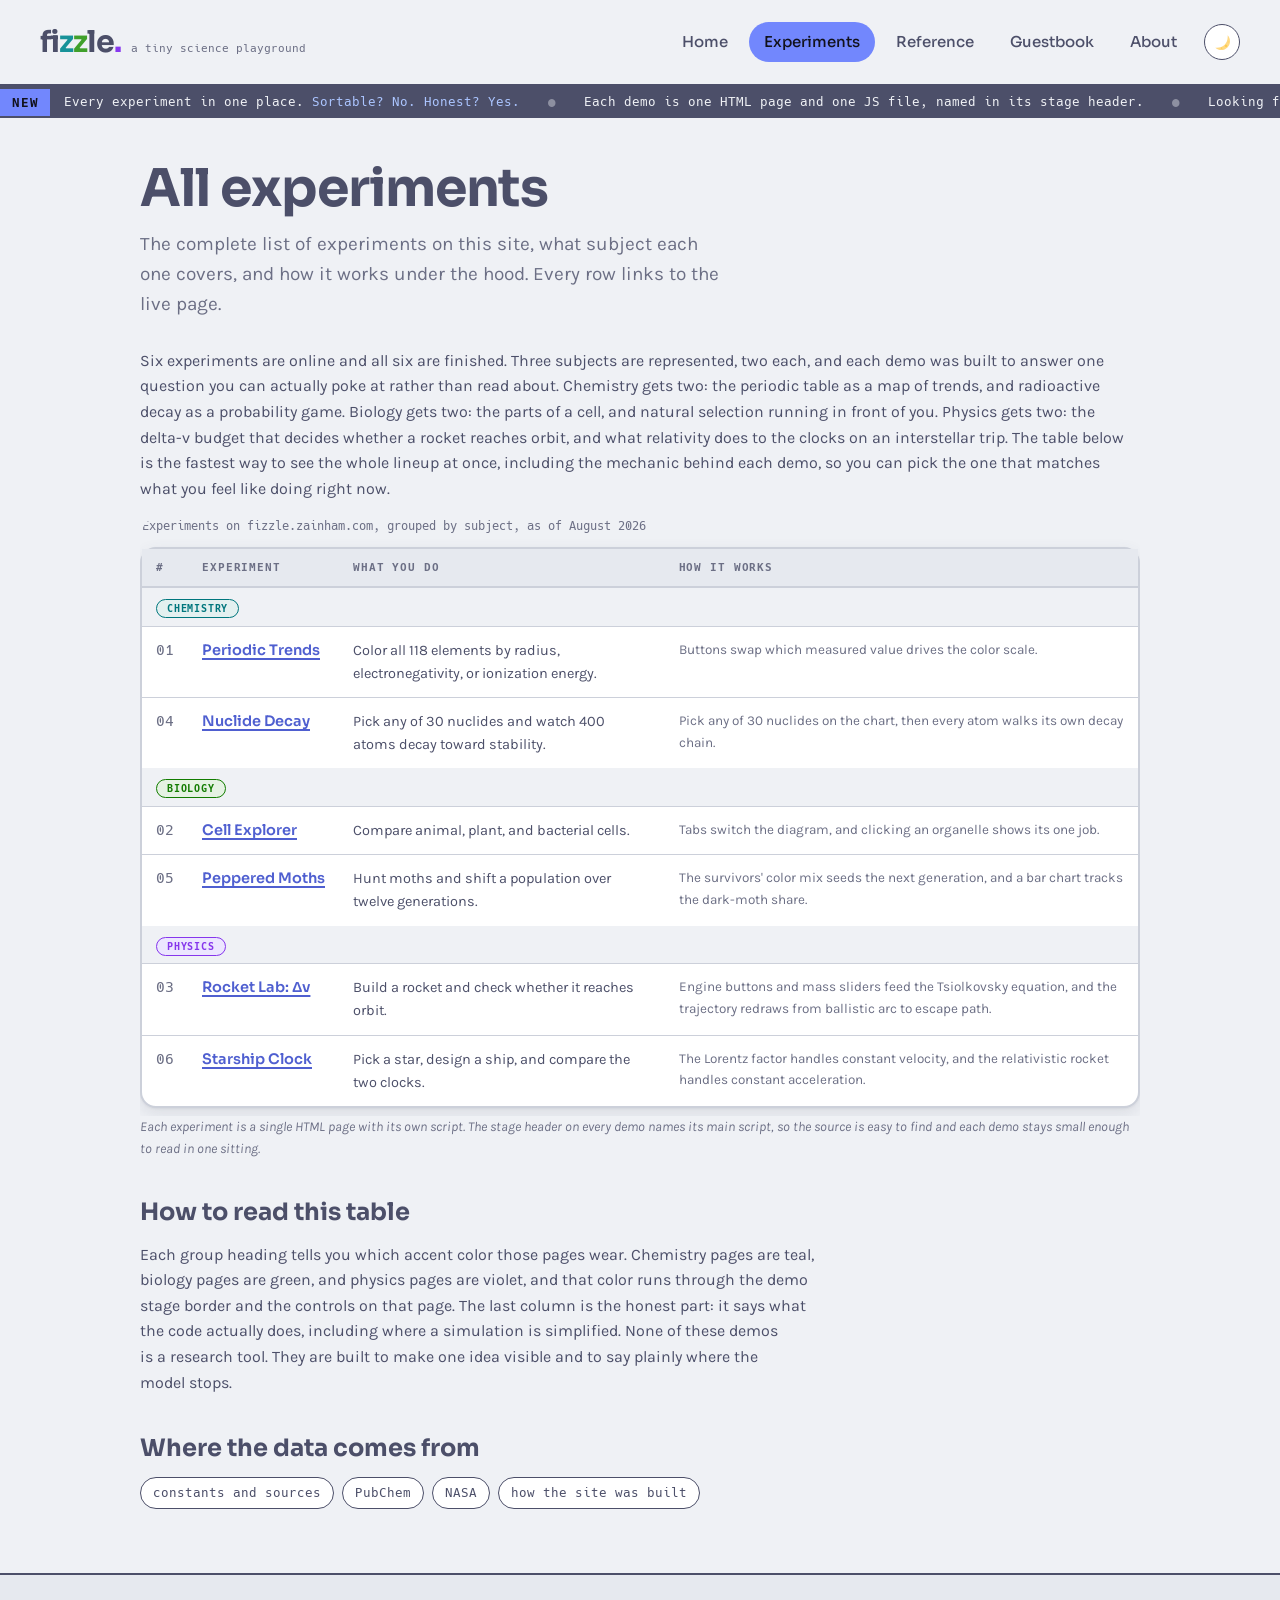
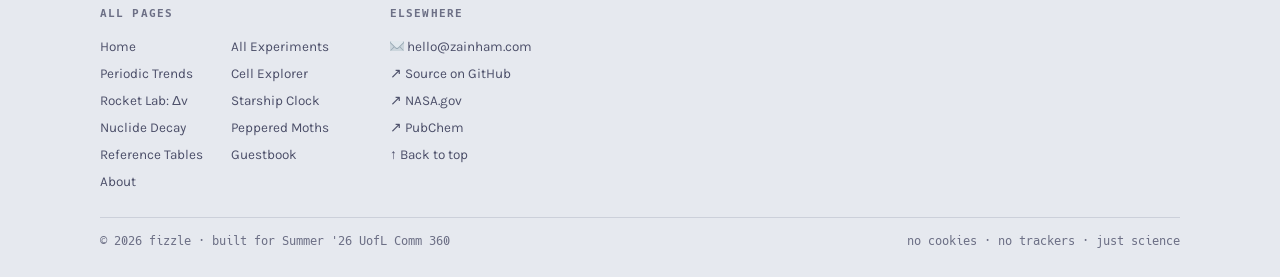
<file: experiments.html>
<!DOCTYPE html>
<!-- AI-ASSISTED: portions of this file were written with the help of an AI assistant (Claude), per course policy.
     Twemoji icons (images/twemoji/) are copyright Twitter/X and contributors, licensed CC-BY 4.0. -->
<html lang="en">
<head>
<meta charset="utf-8">
<meta name="viewport" content="width=device-width, initial-scale=1">
<title>All Experiments &middot; fizzle.</title>
<meta name="description" content="Every experiment on fizzle in one table: subject, what you do, and how it works.">
<link rel="stylesheet" href="fizzle.css">
<link rel="icon" href="images/twemoji/26a1.svg">
<script src="js/site.js" defer></script>
</head>
<body>
<a class="fz-skip" href="#main">Skip to content</a>
<header class="fz-head" id="top">
  <a class="fz-logo" href="index.html">
    <span class="word">fi<em>z</em><em>z</em>le<em>.</em></span>
    <span class="dom">a tiny science playground</span>
  </a>
  <div class="fz-headright">
    <nav class="fz-nav" aria-label="Main navigation">
      <a href="index.html">Home</a>
      <a href="experiments.html" class="on">Experiments</a>
      <a href="reference.html">Reference</a>
      <a href="guestbook.html">Guestbook</a>
      <a href="about.html">About</a>
    </nav>
    <button class="fz-theme" type="button" aria-label="Toggle dark or light theme">
      <img class="em moon" src="images/twemoji/1f319.svg" alt="">
      <img class="em sun" src="images/twemoji/2600.svg" alt="">
    </button>
  </div>
</header>

<div class="fz-ticker">
  <button type="button" class="flag" id="fz-tick-btn" aria-pressed="false">NEW</button>
  <div class="lane"><div class="track">
    <span>Every experiment in one place. <em>Sortable? No. Honest? Yes.</em></span>
    <span class="sep">&#9679;</span>
    <span>Each demo is one HTML page and one JS file, named in its stage header.</span>
    <span class="sep">&#9679;</span>
    <span>Looking for the numbers instead? The <em>reference</em> page has them.</span>
  </div></div>
</div>

<main class="fz-main" id="main">
  <h1 class="fz-h1">All experiments</h1>
  <p class="fz-hook">The complete list of experiments on this site, what subject each one covers, and how it works under the hood. Every row links to the live page.</p>

  <p>Six experiments are online and all six are finished. Three subjects are represented, two each, and each demo was built to answer one question you can actually poke at rather than read about. Chemistry gets two: the periodic table as a map of trends, and radioactive decay as a probability game. Biology gets two: the parts of a cell, and natural selection running in front of you. Physics gets two: the delta-v budget that decides whether a rocket reaches orbit, and what relativity does to the clocks on an interstellar trip. The table below is the fastest way to see the whole lineup at once, including the mechanic behind each demo, so you can pick the one that matches what you feel like doing right now.</p>

  <div class="fz-tablewrap">
    <table class="fz-table">
      <caption>Experiments on fizzle.zainham.com, grouped by subject, as of August 2026</caption>
      <thead>
        <tr>
          <th scope="col">#</th>
          <th scope="col">Experiment</th>
          <th scope="col">What you do</th>
          <th scope="col">How it works</th>
        </tr>
      </thead>
        <tbody class="grp">
          <tr class="grouphead"><th scope="rowgroup" colspan="4"><span class="subj chem">Chemistry</span></th></tr>
            <tr>
              <td class="num">01</td>
              <td class="name"><a href="periodic.html">Periodic Trends</a></td>
              <td>Color all 118 elements by radius, electronegativity, or ionization energy.</td>
              <td class="how">Buttons swap which measured value drives the color scale.</td>
            </tr>
            <tr>
              <td class="num">04</td>
              <td class="name"><a href="decay.html">Nuclide Decay</a></td>
              <td>Pick any of 30 nuclides and watch 400 atoms decay toward stability.</td>
              <td class="how">Pick any of 30 nuclides on the chart, then every atom walks its own decay chain.</td>
            </tr>
        </tbody>
        <tbody class="grp">
          <tr class="grouphead"><th scope="rowgroup" colspan="4"><span class="subj bio">Biology</span></th></tr>
            <tr>
              <td class="num">02</td>
              <td class="name"><a href="cells.html">Cell Explorer</a></td>
              <td>Compare animal, plant, and bacterial cells.</td>
              <td class="how">Tabs switch the diagram, and clicking an organelle shows its one job.</td>
            </tr>
            <tr>
              <td class="num">05</td>
              <td class="name"><a href="moths.html">Peppered Moths</a></td>
              <td>Hunt moths and shift a population over twelve generations.</td>
              <td class="how">The survivors' color mix seeds the next generation, and a bar chart tracks the dark-moth share.</td>
            </tr>
        </tbody>
        <tbody class="grp">
          <tr class="grouphead"><th scope="rowgroup" colspan="4"><span class="subj phys">Physics</span></th></tr>
            <tr>
              <td class="num">03</td>
              <td class="name"><a href="rocket.html">Rocket Lab: &Delta;v</a></td>
              <td>Build a rocket and check whether it reaches orbit.</td>
              <td class="how">Engine buttons and mass sliders feed the Tsiolkovsky equation, and the trajectory redraws from ballistic arc to escape path.</td>
            </tr>
            <tr>
              <td class="num">06</td>
              <td class="name"><a href="starship.html">Starship Clock</a></td>
              <td>Pick a star, design a ship, and compare the two clocks.</td>
              <td class="how">The Lorentz factor handles constant velocity, and the relativistic rocket handles constant acceleration.</td>
            </tr>
        </tbody>
    </table>
  </div>
  <p class="fz-caption">Each experiment is a single HTML page with its own script. The stage header on every demo names its main script, so the source is easy to find and each demo stays small enough to read in one sitting.</p>

  <div class="fz-prose">
    <h2>How to read this table</h2>
    <p>Each group heading tells you which accent color those pages wear. Chemistry pages are teal, biology pages are green, and physics pages are violet, and that color runs through the demo stage border and the controls on that page. The last column is the honest part: it says what the code actually does, including where a simulation is simplified. None of these demos is a research tool. They are built to make one idea visible and to say plainly where the model stops.</p>
    <h2>Where the data comes from</h2>
    <ul class="fz-related">
      <li><a href="reference.html">constants and sources</a></li>
      <li><a href="https://pubchem.ncbi.nlm.nih.gov/">PubChem</a></li>
      <li><a href="https://www.nasa.gov/">NASA</a></li>
      <li><a href="about.html">how the site was built</a></li>
    </ul>
  </div>
</main>

<footer class="fz-foot">
  <div class="cols">
    <div>
      <h2>All pages</h2>
      <ul class="fz-sitemap">
        <li><a href="index.html">Home</a></li>
        <li><a href="experiments.html">All Experiments</a></li>
        <li><a href="periodic.html">Periodic Trends</a></li>
        <li><a href="cells.html">Cell Explorer</a></li>
        <li><a href="rocket.html">Rocket Lab: &Delta;v</a></li>
        <li><a href="starship.html">Starship Clock</a></li>
        <li><a href="decay.html">Nuclide Decay</a></li>
        <li><a href="moths.html">Peppered Moths</a></li>
        <li><a href="reference.html">Reference Tables</a></li>
        <li><a href="guestbook.html">Guestbook</a></li>
        <li><a href="about.html">About</a></li>
      </ul>
    </div>
    <div>
      <h2>Elsewhere</h2>
      <ul>
        <li><a href="mailto:hello@zainham.com"><img class="em" src="images/twemoji/2709.svg" alt=""> hello@zainham.com</a></li>
        <li><a href="https://github.com/gegnep/fizzle">&#8599; Source on GitHub</a></li>
        <li><a href="https://www.nasa.gov/">&#8599; NASA.gov</a></li>
        <li><a href="https://pubchem.ncbi.nlm.nih.gov/">&#8599; PubChem</a></li>
        <li><a href="#top">&#8593; Back to top</a></li>
      </ul>
    </div>
  </div>
  <div class="base">
    <span>&copy; 2026 fizzle &middot; built for Summer '26 UofL Comm 360</span>
    <span>no cookies &middot; no trackers &middot; just science</span>
  </div>
</footer>
</body>
</html>
</file>
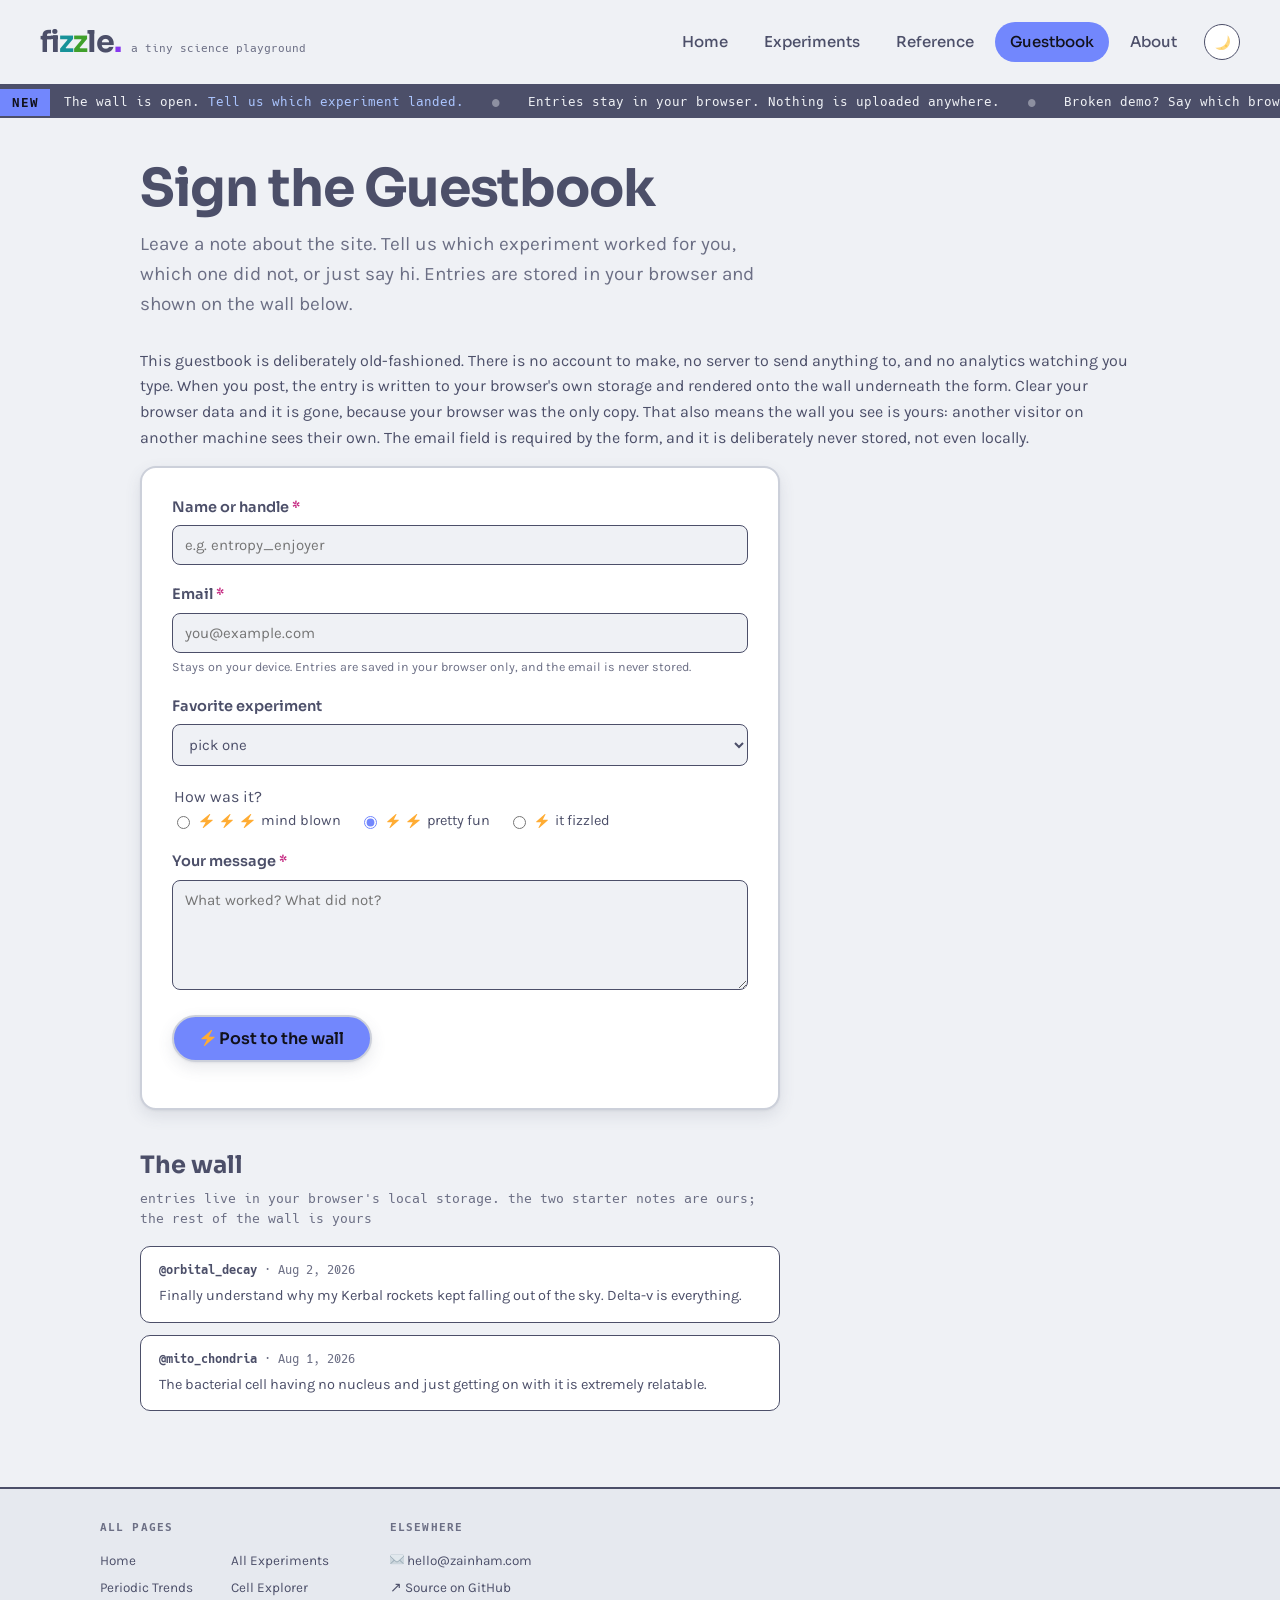
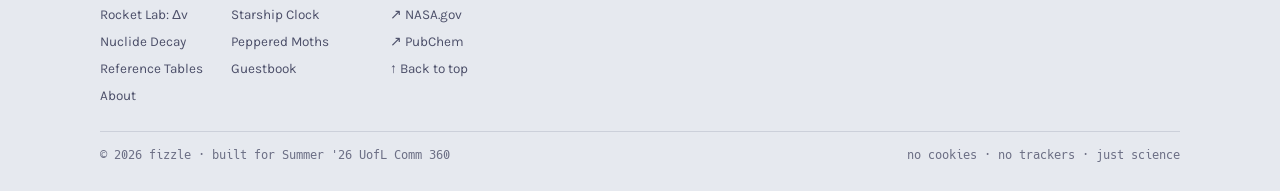
<file: guestbook.html>
<!DOCTYPE html>
<!-- AI-ASSISTED: portions of this file were written with the help of an AI assistant (Claude), per course policy.
     Twemoji icons (images/twemoji/) are copyright Twitter/X and contributors, licensed CC-BY 4.0. -->
<html lang="en">
<head>
<meta charset="utf-8">
<meta name="viewport" content="width=device-width, initial-scale=1">
<title>Guestbook &middot; fizzle.</title>
<meta name="description" content="Leave a note about the site. Entries save to your own browser.">
<link rel="stylesheet" href="fizzle.css">
<link rel="icon" href="images/twemoji/26a1.svg">
<script src="js/site.js" defer></script>
<script src="js/guestbook.js" defer></script>
</head>
<body>
<a class="fz-skip" href="#main">Skip to content</a>
<header class="fz-head" id="top">
  <a class="fz-logo" href="index.html">
    <span class="word">fi<em>z</em><em>z</em>le<em>.</em></span>
    <span class="dom">a tiny science playground</span>
  </a>
  <div class="fz-headright">
    <nav class="fz-nav" aria-label="Main navigation">
      <a href="index.html">Home</a>
      <a href="experiments.html">Experiments</a>
      <a href="reference.html">Reference</a>
      <a href="guestbook.html" class="on">Guestbook</a>
      <a href="about.html">About</a>
    </nav>
    <button class="fz-theme" type="button" aria-label="Toggle dark or light theme">
      <img class="em moon" src="images/twemoji/1f319.svg" alt="">
      <img class="em sun" src="images/twemoji/2600.svg" alt="">
    </button>
  </div>
</header>

<div class="fz-ticker">
  <button type="button" class="flag" id="fz-tick-btn" aria-pressed="false">NEW</button>
  <div class="lane"><div class="track">
    <span>The wall is open. <em>Tell us which experiment landed.</em></span>
    <span class="sep">&#9679;</span>
    <span>Entries stay in your browser. Nothing is uploaded anywhere.</span>
    <span class="sep">&#9679;</span>
    <span>Broken demo? Say which browser you were using.</span>
  </div></div>
</div>

<main class="fz-main" id="main">
  <h1 class="fz-h1">Sign the Guestbook</h1>
  <p class="fz-hook">Leave a note about the site. Tell us which experiment worked for you, which one did not, or just say hi. Entries are stored in your browser and shown on the wall below.</p>

  <p>This guestbook is deliberately old-fashioned. There is no account to make, no server to send anything to, and no analytics watching you type. When you post, the entry is written to your browser's own storage and rendered onto the wall underneath the form. Clear your browser data and it is gone, because your browser was the only copy. That also means the wall you see is yours: another visitor on another machine sees their own. The email field is required by the form, and it is deliberately never stored, not even locally.</p>

  <noscript>
    <p class="help">The wall is built by JavaScript in your own browser. With scripts turned off the form below cannot post, so nothing you type is sent or saved.</p>
  </noscript>

  <!-- method="post" so that a submit without JavaScript cannot put the email and
       message into the address bar, which would contradict the promise above. -->
  <form class="fz-form" id="gb-form" action="guestbook.html" method="post" novalidate>
    <div class="row" id="gb-row-name">
      <label class="lbl" for="gb-name">Name or handle <span class="req">*</span></label>
      <input type="text" id="gb-name" name="name" placeholder="e.g. entropy_enjoyer" autocomplete="nickname" required aria-required="true" aria-describedby="gb-err-name">
      <p class="err" id="gb-err-name">Please enter a name or handle.</p>
    </div>
    <div class="row" id="gb-row-email">
      <label class="lbl" for="gb-email">Email <span class="req">*</span></label>
      <input type="email" id="gb-email" name="email" placeholder="you@example.com" autocomplete="email" required aria-required="true" aria-describedby="gb-help-email gb-err-email">
      <p class="help" id="gb-help-email">Stays on your device. Entries are saved in your browser only, and the email is never stored.</p>
      <p class="err" id="gb-err-email">Please enter a valid email address.</p>
    </div>
    <div class="row">
      <label class="lbl" for="gb-fav">Favorite experiment</label>
      <select id="gb-fav" name="fav">
        <option value="">pick one</option>
        <option>Periodic Trends</option>
        <option>Cell Explorer</option>
        <option>Rocket Lab: &Delta;v</option>
        <option>Nuclide Decay</option>
        <option>Peppered Moths</option>
        <option>Starship Clock</option>
      </select>
    </div>
    <div class="row">
      <fieldset>
        <legend class="lbl">How was it?</legend>
        <div class="choices">
          <label><input type="radio" name="rating" value="mind blown"> <img class="em" src="images/twemoji/26a1.svg" alt=""><img class="em" src="images/twemoji/26a1.svg" alt=""><img class="em" src="images/twemoji/26a1.svg" alt=""> mind blown</label>
          <label><input type="radio" name="rating" value="pretty fun" checked> <img class="em" src="images/twemoji/26a1.svg" alt=""><img class="em" src="images/twemoji/26a1.svg" alt=""> pretty fun</label>
          <label><input type="radio" name="rating" value="it fizzled"> <img class="em" src="images/twemoji/26a1.svg" alt=""> it fizzled</label>
        </div>
      </fieldset>
    </div>
    <div class="row" id="gb-row-msg">
      <label class="lbl" for="gb-msg">Your message <span class="req">*</span></label>
      <textarea id="gb-msg" name="message" placeholder="What worked? What did not?" required aria-required="true" aria-describedby="gb-err-msg"></textarea>
      <p class="err" id="gb-err-msg">Please write a short message.</p>
    </div>
    <div class="row">
      <button type="submit" class="fz-submit"><img class="em" src="images/twemoji/26a1.svg" alt=""> Post to the wall</button>
      <p class="fz-thanks" id="gb-thanks" role="status" aria-live="polite">Posted. Your note is on the wall below.</p>
    </div>
  </form>

  <div class="fz-wall">
    <h2>The wall</h2>
    <p class="note">entries live in your browser's local storage. the two starter notes are ours; the rest of the wall is yours</p>
    <div id="gb-entries">
      <div class="fz-entry">
        <div class="who"><strong>@orbital_decay</strong> &middot; Aug 2, 2026</div>
        <p>Finally understand why my Kerbal rockets kept falling out of the sky. Delta-v is everything.</p>
      </div>
      <div class="fz-entry">
        <div class="who"><strong>@mito_chondria</strong> &middot; Aug 1, 2026</div>
        <p>The bacterial cell having no nucleus and just getting on with it is extremely relatable.</p>
      </div>
    </div>
  </div>
</main>

<footer class="fz-foot">
  <div class="cols">
    <div>
      <h2>All pages</h2>
      <ul class="fz-sitemap">
        <li><a href="index.html">Home</a></li>
        <li><a href="experiments.html">All Experiments</a></li>
        <li><a href="periodic.html">Periodic Trends</a></li>
        <li><a href="cells.html">Cell Explorer</a></li>
        <li><a href="rocket.html">Rocket Lab: &Delta;v</a></li>
        <li><a href="starship.html">Starship Clock</a></li>
        <li><a href="decay.html">Nuclide Decay</a></li>
        <li><a href="moths.html">Peppered Moths</a></li>
        <li><a href="reference.html">Reference Tables</a></li>
        <li><a href="guestbook.html">Guestbook</a></li>
        <li><a href="about.html">About</a></li>
      </ul>
    </div>
    <div>
      <h2>Elsewhere</h2>
      <ul>
        <li><a href="mailto:hello@zainham.com"><img class="em" src="images/twemoji/2709.svg" alt=""> hello@zainham.com</a></li>
        <li><a href="https://github.com/gegnep/fizzle">&#8599; Source on GitHub</a></li>
        <li><a href="https://www.nasa.gov/">&#8599; NASA.gov</a></li>
        <li><a href="https://pubchem.ncbi.nlm.nih.gov/">&#8599; PubChem</a></li>
        <li><a href="#top">&#8593; Back to top</a></li>
      </ul>
    </div>
  </div>
  <div class="base">
    <span>&copy; 2026 fizzle &middot; built for Summer '26 UofL Comm 360</span>
    <span>no cookies &middot; no trackers &middot; just science</span>
  </div>
</footer>
</body>
</html>
</file>
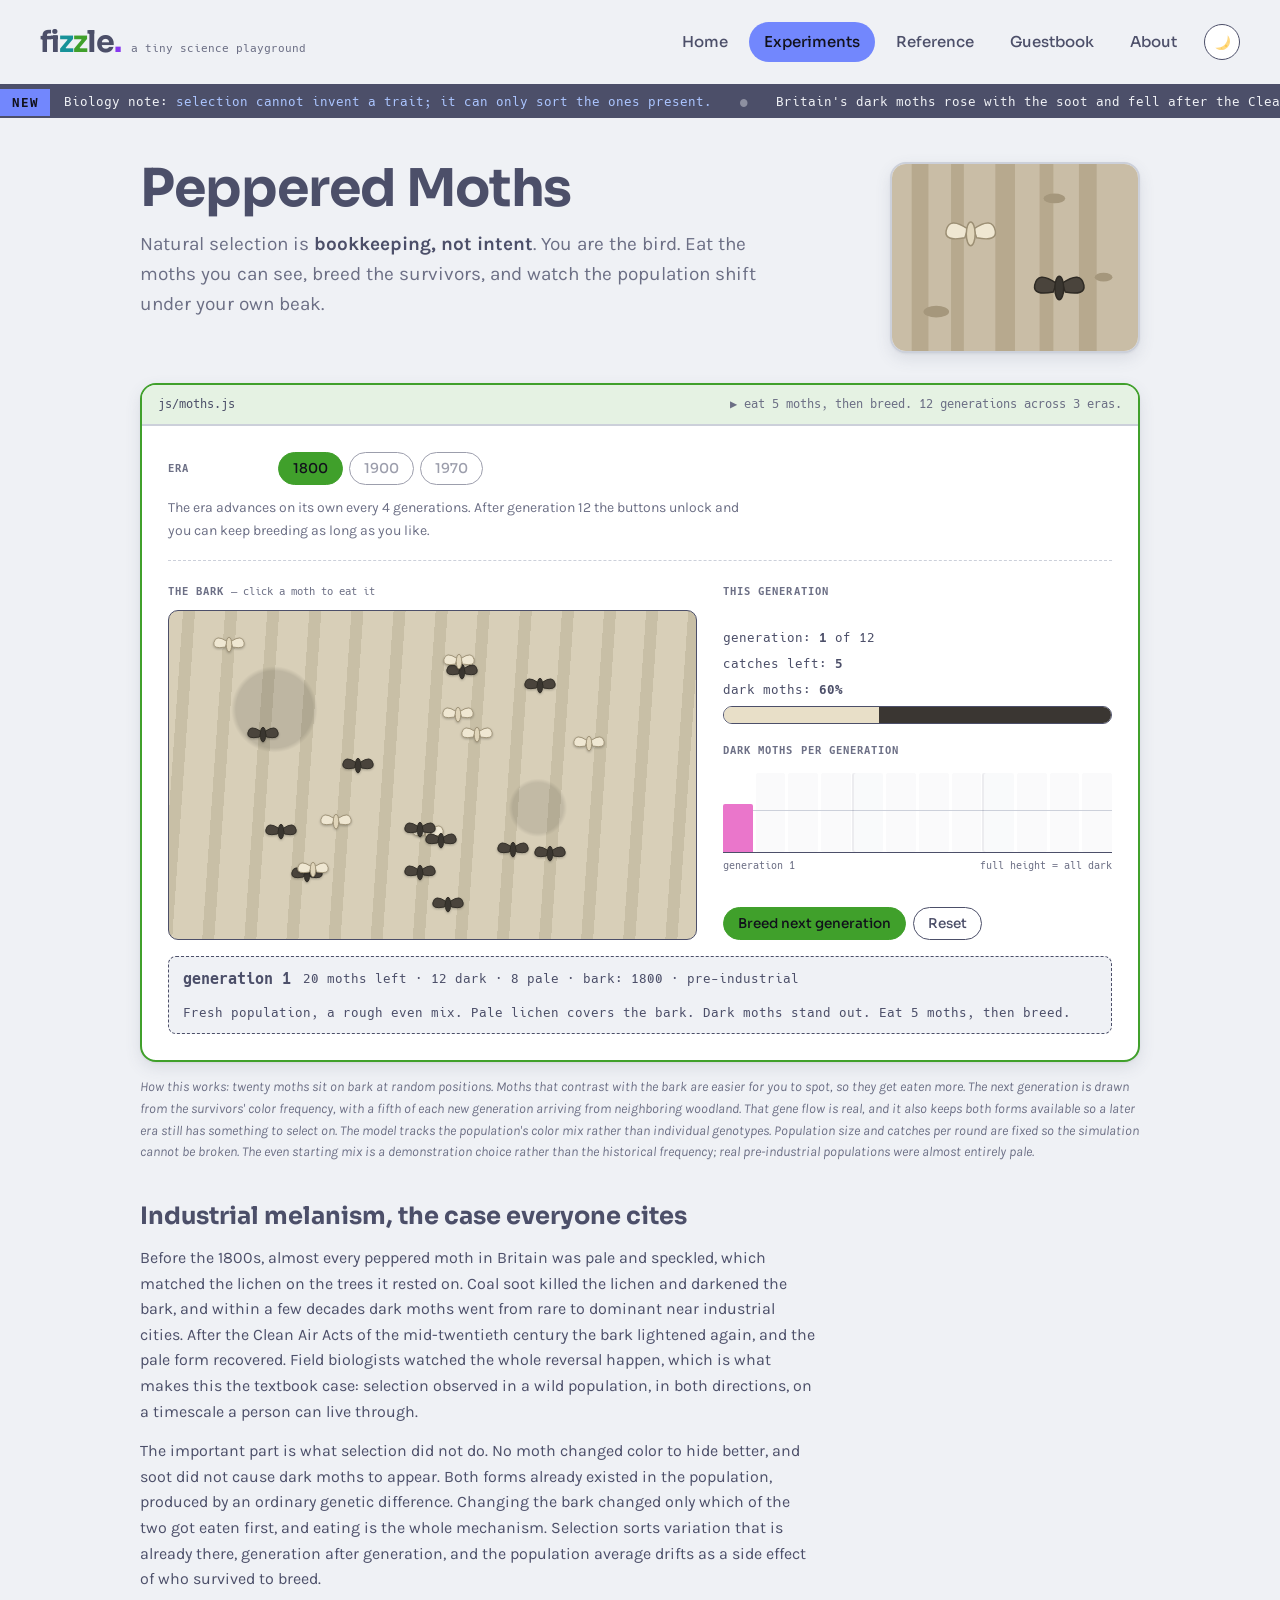
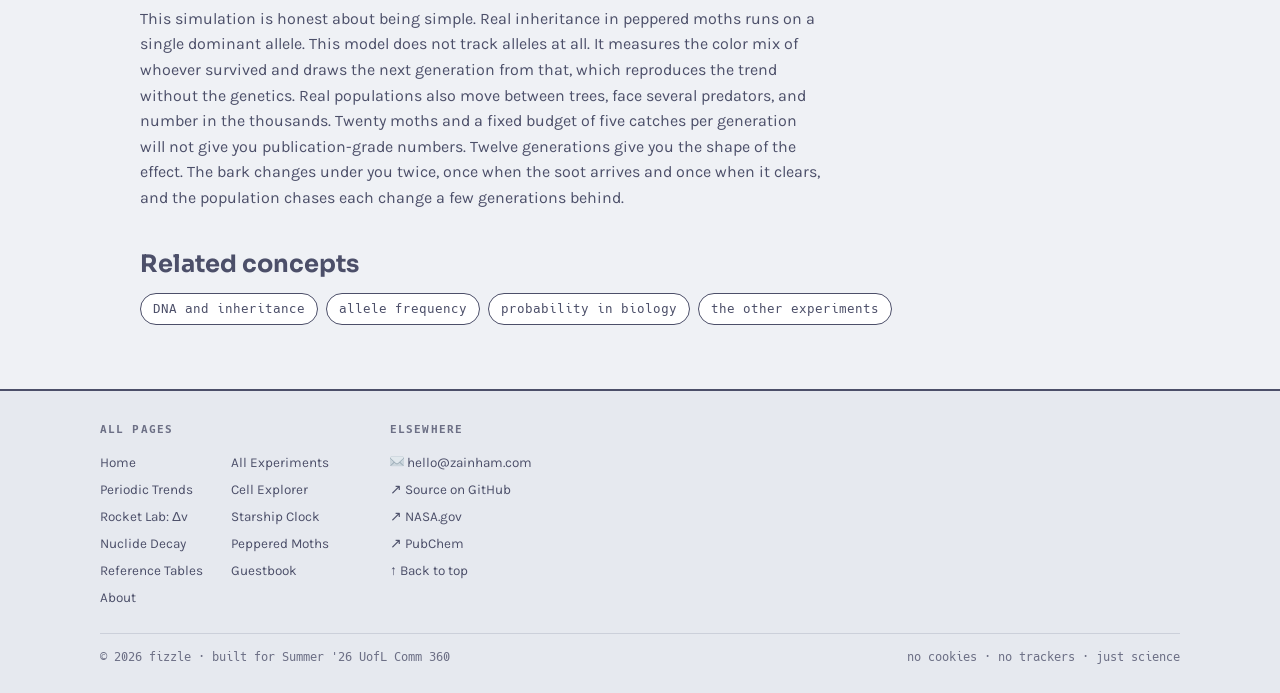
<file: moths.html>
<!DOCTYPE html>
<!-- AI-ASSISTED: portions of this file were written with the help of an AI assistant (Claude), per course policy.
     Twemoji icons (images/twemoji/) are copyright Twitter/X and contributors, licensed CC-BY 4.0. -->
<html lang="en">
<head>
<meta charset="utf-8">
<meta name="viewport" content="width=device-width, initial-scale=1">
<title>Peppered Moths &middot; fizzle.</title>
<meta name="description" content="Play the predator and watch natural selection shift a moth population over twelve generations.">
<link rel="stylesheet" href="fizzle.css">
<link rel="icon" href="images/twemoji/26a1.svg">
<script src="js/site.js" defer></script>
<script src="js/moths.js" defer></script>
</head>
<body class="bio">
<a class="fz-skip" href="#main">Skip to content</a>
<header class="fz-head" id="top">
  <a class="fz-logo" href="index.html">
    <span class="word">fi<em>z</em><em>z</em>le<em>.</em></span>
    <span class="dom">a tiny science playground</span>
  </a>
  <div class="fz-headright">
    <nav class="fz-nav" aria-label="Main navigation">
      <a href="index.html">Home</a>
      <a href="experiments.html" class="on">Experiments</a>
      <a href="reference.html">Reference</a>
      <a href="guestbook.html">Guestbook</a>
      <a href="about.html">About</a>
    </nav>
    <button class="fz-theme" type="button" aria-label="Toggle dark or light theme">
      <img class="em moon" src="images/twemoji/1f319.svg" alt="">
      <img class="em sun" src="images/twemoji/2600.svg" alt="">
    </button>
  </div>
</header>

<div class="fz-ticker">
  <button type="button" class="flag" id="fz-tick-btn" aria-pressed="false">NEW</button>
  <div class="lane"><div class="track">
    <span>Biology note: <em>selection cannot invent a trait; it can only sort the ones present.</em></span>
    <span class="sep">&#9679;</span>
    <span>Britain's dark moths rose with the soot and fell after the Clean Air Acts.</span>
    <span class="sep">&#9679;</span>
    <span>Try hunting on clean bark, then switch to industrial and hunt again.</span>
  </div></div>
</div>

<main class="fz-main" id="main">
  <div class="fz-lede">
    <div class="txt">
      <h1 class="fz-h1">Peppered Moths</h1>
      <p class="fz-hook">Natural selection is <strong>bookkeeping, not intent</strong>. You are the bird. Eat the moths you can see, breed the survivors, and watch the population shift under your own beak.</p>
    </div>
    <img class="fz-hero-art" src="images/hero-moths.svg" alt="Flat illustration of tree bark with one pale moth and one dark moth resting on it" width="250" height="190">
  </div>

  <div class="fz-stage">
    <div class="bar"><span>js/moths.js</span><span class="howto">&#9654; eat 5 moths, then breed. 12 generations across 3 eras.</span></div>
    <div class="well">
      <div class="fz-ctl">
        <div class="fz-ctlrow">
          <span class="fz-ctllab" id="mo-eralab">Era</span>
          <div class="mo-era fz-pills" id="mo-era" role="group" aria-labelledby="mo-eralab">
            <button type="button" class="fz-btn on" data-era="0">1800</button>
            <button type="button" class="fz-btn" data-era="1">1900</button>
            <button type="button" class="fz-btn" data-era="2">1970</button>
          </div>
        </div>
        <p class="fz-ctlnote">The era advances on its own every 4 generations. After generation 12 the buttons unlock and you can keep breeding as long as you like.</p>
      </div>

      <div class="mo-wrap">
        <div class="mo-scenebox">
          <h3 class="fz-panelhead">The bark <span class="fz-unit">&mdash; click a moth to eat it</span></h3>
          <div class="mo-scene" id="mo-scene"></div>
        </div>
        <div class="mo-side">
          <h3 class="fz-panelhead">This generation</h3>
          <div class="mo-stats">
            <span>generation: <strong id="mo-gen">1</strong><span id="mo-genmax"> of 12</span></span>
            <span>catches left: <strong id="mo-left">5</strong></span>
            <span>dark moths: <strong id="mo-pct">50%</strong></span>
            <div class="mo-split"><span class="lite" id="mo-lite"></span><span class="dark" id="mo-dark"></span></div>
          </div>
          <div class="row">
            <h3 class="fz-panelhead">Dark moths per generation</h3>
            <div class="mo-chart" id="mo-chart"></div>
            <p class="mo-chartkey"><span id="mo-chartfrom">generation 1</span><span>full height = all dark</span></p>
          </div>
          <div class="fz-pills mo-act">
            <button type="button" class="fz-btn on" id="mo-next">Breed next generation</button>
            <button type="button" class="fz-btn" id="mo-reset">Reset</button>
          </div>
        </div>
      </div>
      <div class="fz-read" id="mo-read" role="status" aria-live="polite"><span>eat some moths to begin&hellip;</span></div>
    </div>
  </div>
  <p class="fz-caption">How this works: twenty moths sit on bark at random positions. Moths that contrast with the bark are easier for you to spot, so they get eaten more. The next generation is drawn from the survivors' color frequency, with a fifth of each new generation arriving from neighboring woodland. That gene flow is real, and it also keeps both forms available so a later era still has something to select on. The model tracks the population's color mix rather than individual genotypes. Population size and catches per round are fixed so the simulation cannot be broken. The even starting mix is a demonstration choice rather than the historical frequency; real pre-industrial populations were almost entirely pale.</p>

  <div class="fz-prose">
    <h2>Industrial melanism, the case everyone cites</h2>
    <p>Before the 1800s, almost every peppered moth in Britain was pale and speckled, which matched the lichen on the trees it rested on. Coal soot killed the lichen and darkened the bark, and within a few decades dark moths went from rare to dominant near industrial cities. After the Clean Air Acts of the mid-twentieth century the bark lightened again, and the pale form recovered. Field biologists watched the whole reversal happen, which is what makes this the textbook case: selection observed in a wild population, in both directions, on a timescale a person can live through.</p>
    <p>The important part is what selection did not do. No moth changed color to hide better, and soot did not cause dark moths to appear. Both forms already existed in the population, produced by an ordinary genetic difference. Changing the bark changed only which of the two got eaten first, and eating is the whole mechanism. Selection sorts variation that is already there, generation after generation, and the population average drifts as a side effect of who survived to breed.</p>
    <p>This simulation is honest about being simple. Real inheritance in peppered moths runs on a single dominant allele. This model does not track alleles at all. It measures the color mix of whoever survived and draws the next generation from that, which reproduces the trend without the genetics. Real populations also move between trees, face several predators, and number in the thousands. Twenty moths and a fixed budget of five catches per generation will not give you publication-grade numbers. Twelve generations give you the shape of the effect. The bark changes under you twice, once when the soot arrives and once when it clears, and the population chases each change a few generations behind.</p>
    <h2>Related concepts</h2>
    <ul class="fz-related">
      <li><a href="cells.html">DNA and inheritance</a></li>
      <li><a href="reference.html">allele frequency</a></li>
      <li><a href="decay.html">probability in biology</a></li>
      <li><a href="experiments.html">the other experiments</a></li>
    </ul>
  </div>
</main>

<footer class="fz-foot">
  <div class="cols">
    <div>
      <h2>All pages</h2>
      <ul class="fz-sitemap">
        <li><a href="index.html">Home</a></li>
        <li><a href="experiments.html">All Experiments</a></li>
        <li><a href="periodic.html">Periodic Trends</a></li>
        <li><a href="cells.html">Cell Explorer</a></li>
        <li><a href="rocket.html">Rocket Lab: &Delta;v</a></li>
        <li><a href="starship.html">Starship Clock</a></li>
        <li><a href="decay.html">Nuclide Decay</a></li>
        <li><a href="moths.html">Peppered Moths</a></li>
        <li><a href="reference.html">Reference Tables</a></li>
        <li><a href="guestbook.html">Guestbook</a></li>
        <li><a href="about.html">About</a></li>
      </ul>
    </div>
    <div>
      <h2>Elsewhere</h2>
      <ul>
        <li><a href="mailto:hello@zainham.com"><img class="em" src="images/twemoji/2709.svg" alt=""> hello@zainham.com</a></li>
        <li><a href="https://github.com/gegnep/fizzle">&#8599; Source on GitHub</a></li>
        <li><a href="https://www.nasa.gov/">&#8599; NASA.gov</a></li>
        <li><a href="https://pubchem.ncbi.nlm.nih.gov/">&#8599; PubChem</a></li>
        <li><a href="#top">&#8593; Back to top</a></li>
      </ul>
    </div>
  </div>
  <div class="base">
    <span>&copy; 2026 fizzle &middot; built for Summer '26 UofL Comm 360</span>
    <span>no cookies &middot; no trackers &middot; just science</span>
  </div>
</footer>
</body>
</html>
</file>
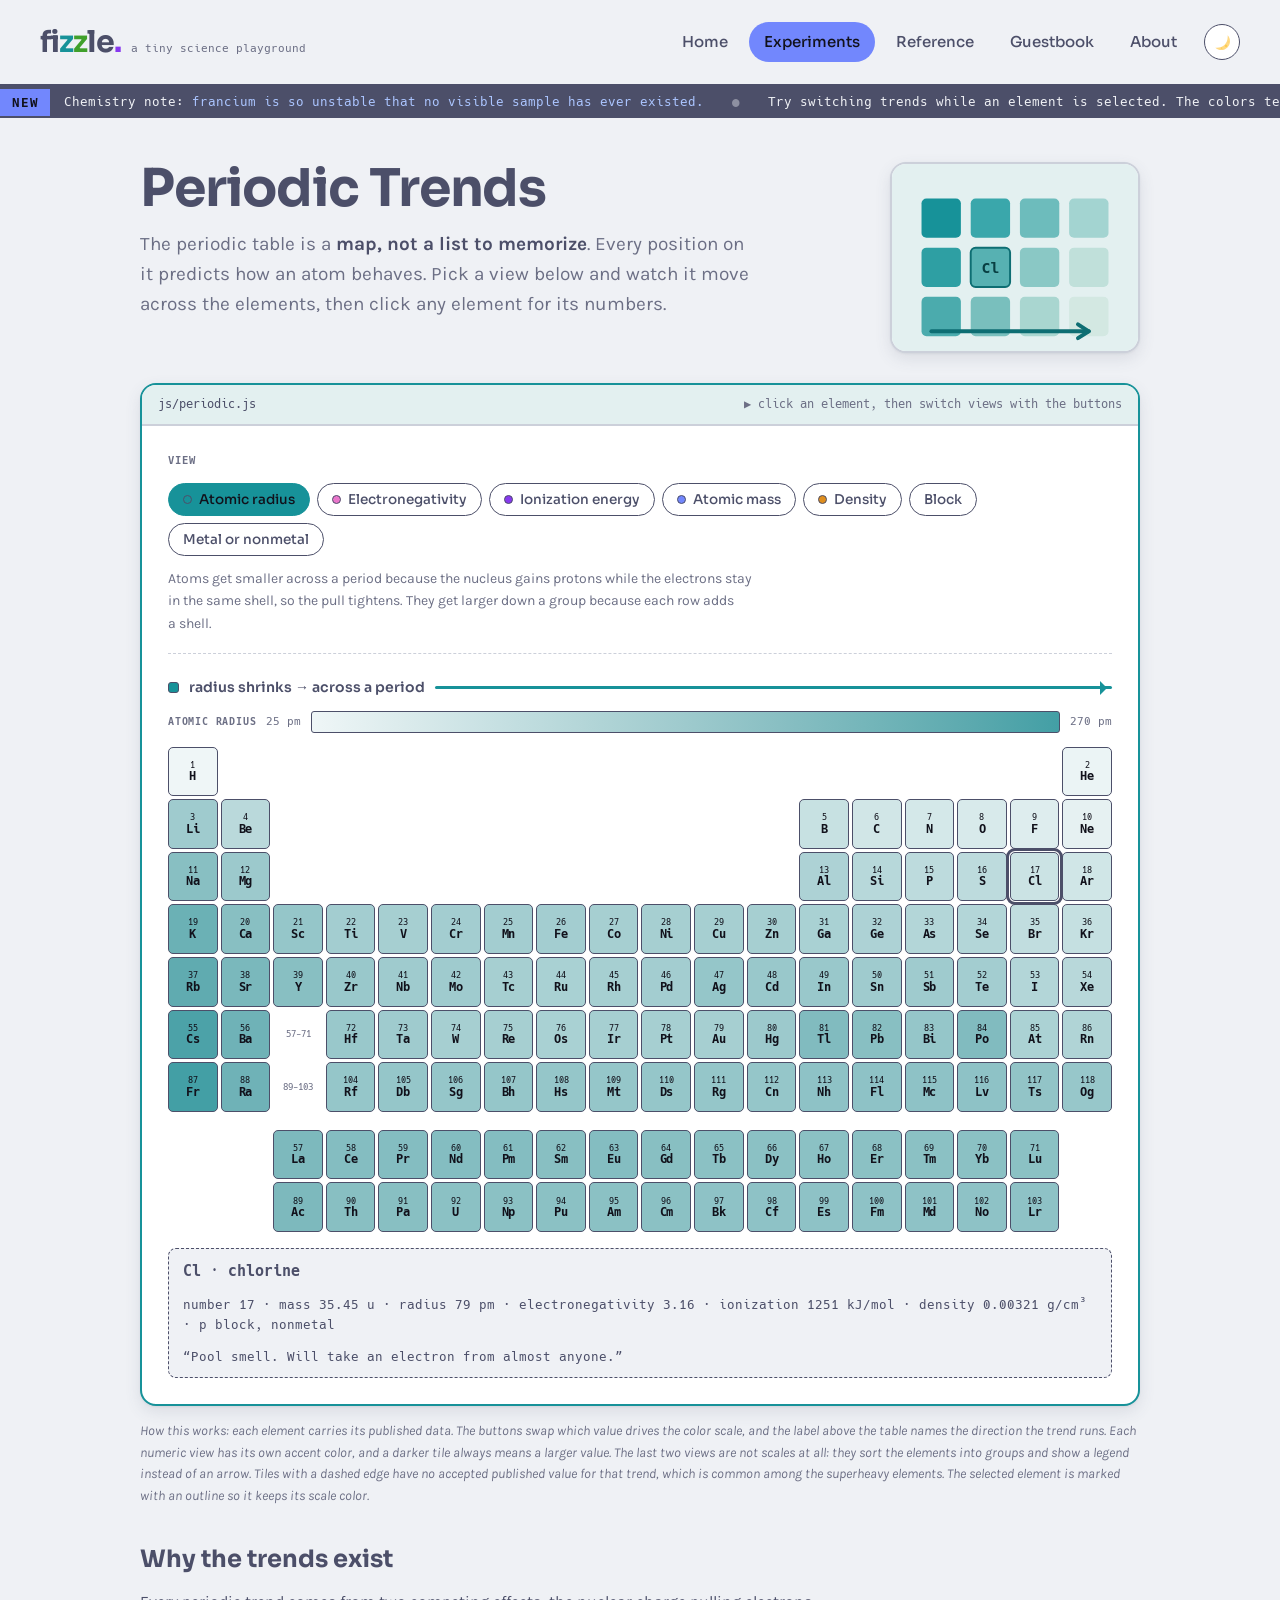
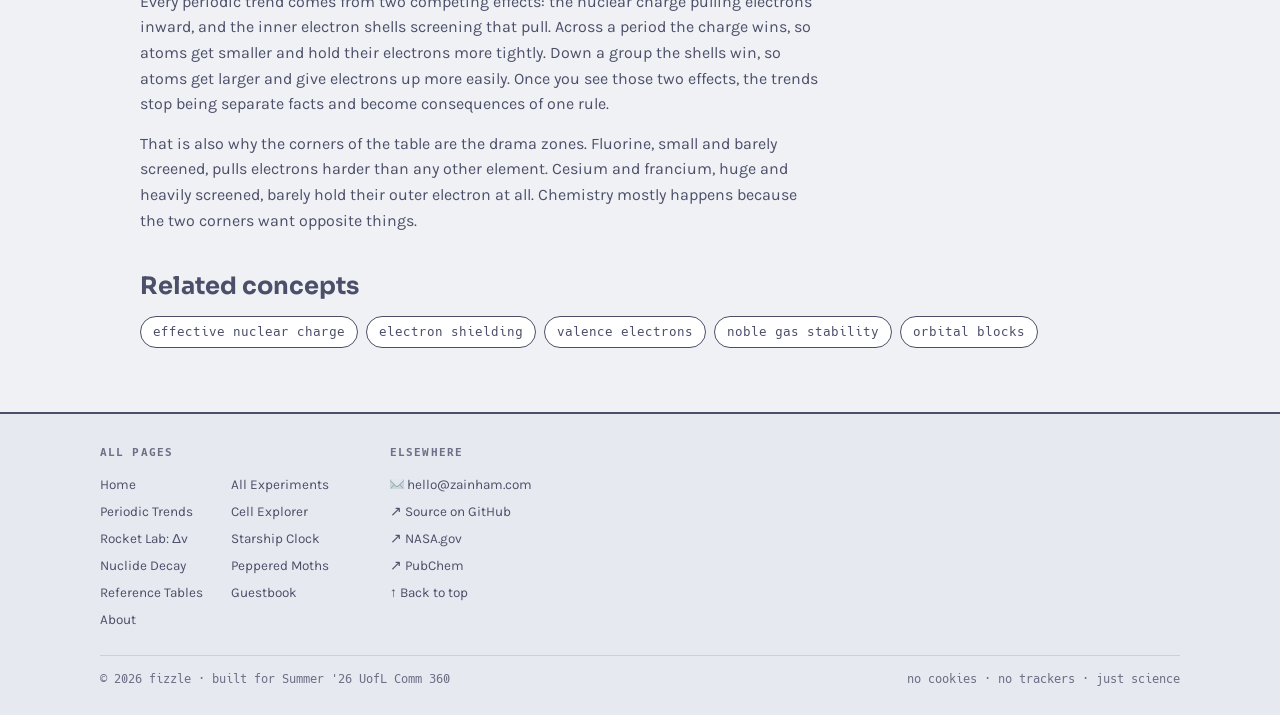
<file: periodic.html>
<!DOCTYPE html>
<!-- AI-ASSISTED: portions of this file were written with the help of an AI assistant (Claude), per course policy.
     Twemoji icons (images/twemoji/) are copyright Twitter/X and contributors, licensed CC-BY 4.0. -->
<html lang="en">
<head>
<meta charset="utf-8">
<meta name="viewport" content="width=device-width, initial-scale=1">
<title>Periodic Trends &middot; fizzle.</title>
<meta name="description" content="An interactive periodic table. Pick a trend and watch it move across all 118 elements.">
<link rel="stylesheet" href="fizzle.css">
<link rel="icon" href="images/twemoji/26a1.svg">
<script src="js/site.js" defer></script>
<script src="js/periodic-data.js" defer></script>
<script src="js/periodic-extra.js" defer></script>
<script src="js/periodic.js" defer></script>
</head>
<body class="chem">
<a class="fz-skip" href="#main">Skip to content</a>
<header class="fz-head" id="top">
  <a class="fz-logo" href="index.html">
    <span class="word">fi<em>z</em><em>z</em>le<em>.</em></span>
    <span class="dom">a tiny science playground</span>
  </a>
  <div class="fz-headright">
    <nav class="fz-nav" aria-label="Main navigation">
      <a href="index.html">Home</a>
      <a href="experiments.html" class="on">Experiments</a>
      <a href="reference.html">Reference</a>
      <a href="guestbook.html">Guestbook</a>
      <a href="about.html">About</a>
    </nav>
    <button class="fz-theme" type="button" aria-label="Toggle dark or light theme">
      <img class="em moon" src="images/twemoji/1f319.svg" alt="">
      <img class="em sun" src="images/twemoji/2600.svg" alt="">
    </button>
  </div>
</header>

<div class="fz-ticker">
  <button type="button" class="flag" id="fz-tick-btn" aria-pressed="false">NEW</button>
  <div class="lane"><div class="track">
    <span>Chemistry note: <em>francium is so unstable that no visible sample has ever existed.</em></span>
    <span class="sep">&#9679;</span>
    <span>Try switching trends while an element is selected. The colors tell the story.</span>
    <span class="sep">&#9679;</span>
    <span>Element data sources are listed on the <em>reference</em> page.</span>
  </div></div>
</div>

<main class="fz-main" id="main">
  <div class="fz-lede">
    <div class="txt">
      <h1 class="fz-h1">Periodic Trends</h1>
      <p class="fz-hook">The periodic table is a <strong>map, not a list to memorize</strong>. Every position on it predicts how an atom behaves. Pick a view below and watch it move across the elements, then click any element for its numbers.</p>
    </div>
    <img class="fz-hero-art" src="images/hero-periodic.svg" alt="Flat illustration of periodic table tiles in shades of teal with the element chlorine highlighted and an arrow showing a trend" width="250" height="190">
  </div>

  <div class="fz-stage">
    <div class="bar"><span>js/periodic.js</span><span class="howto">&#9654; click an element, then switch views with the buttons</span></div>
    <div class="well">
      <div class="fz-ctl">
        <div class="fz-ctlrow">
          <span class="fz-ctllab" id="pt-viewlab">View</span>
          <div class="pt-controls fz-pills" role="group" aria-labelledby="pt-viewlab">
            <button type="button" class="fz-btn on" data-trend="radius">Atomic radius</button>
            <button type="button" class="fz-btn" data-trend="en">Electronegativity</button>
            <button type="button" class="fz-btn" data-trend="ie">Ionization energy</button>
            <button type="button" class="fz-btn" data-trend="mass">Atomic mass</button>
            <button type="button" class="fz-btn" data-trend="density">Density</button>
            <button type="button" class="fz-btn" data-trend="block">Block</button>
            <button type="button" class="fz-btn" data-trend="metal">Metal or nonmetal</button>
          </div>
        </div>
        <p class="fz-ctlnote pt-why" id="pt-why"></p>
      </div>
      <p class="pt-arrow"><span class="swatch" aria-hidden="true"></span><span id="pt-arrow-label">radius shrinks &rarr;</span><span class="line"></span></p>
      <div class="pt-scale" id="pt-scale" hidden></div>
      <div class="pt-legend" id="pt-legend" hidden></div>
      <div class="pt-scroll"><div class="pt" id="pt-grid"></div></div>
      <div class="fz-read" id="pt-read" role="status" aria-live="polite"><span>loading elements&hellip;</span></div>
    </div>
  </div>
  <p class="fz-caption">How this works: each element carries its published data. The buttons swap which value drives the color scale, and the label above the table names the direction the trend runs. Each numeric view has its own accent color, and a darker tile always means a larger value. The last two views are not scales at all: they sort the elements into groups and show a legend instead of an arrow. Tiles with a dashed edge have no accepted published value for that trend, which is common among the superheavy elements. The selected element is marked with an outline so it keeps its scale color.</p>

  <div class="fz-prose">
    <h2>Why the trends exist</h2>
    <p>Every periodic trend comes from two competing effects: the nuclear charge pulling electrons inward, and the inner electron shells screening that pull. Across a period the charge wins, so atoms get smaller and hold their electrons more tightly. Down a group the shells win, so atoms get larger and give electrons up more easily. Once you see those two effects, the trends stop being separate facts and become consequences of one rule.</p>
    <p>That is also why the corners of the table are the drama zones. Fluorine, small and barely screened, pulls electrons harder than any other element. Cesium and francium, huge and heavily screened, barely hold their outer electron at all. Chemistry mostly happens because the two corners want opposite things.</p>
    <h2>Related concepts</h2>
    <ul class="fz-related">
      <li><a href="reference.html">effective nuclear charge</a></li>
      <li><a href="reference.html">electron shielding</a></li>
      <li><a href="reference.html">valence electrons</a></li>
      <li><a href="decay.html">noble gas stability</a></li>
      <li><a href="reference.html">orbital blocks</a></li>
    </ul>
  </div>
</main>

<footer class="fz-foot">
  <div class="cols">
    <div>
      <h2>All pages</h2>
      <ul class="fz-sitemap">
        <li><a href="index.html">Home</a></li>
        <li><a href="experiments.html">All Experiments</a></li>
        <li><a href="periodic.html">Periodic Trends</a></li>
        <li><a href="cells.html">Cell Explorer</a></li>
        <li><a href="rocket.html">Rocket Lab: &Delta;v</a></li>
        <li><a href="starship.html">Starship Clock</a></li>
        <li><a href="decay.html">Nuclide Decay</a></li>
        <li><a href="moths.html">Peppered Moths</a></li>
        <li><a href="reference.html">Reference Tables</a></li>
        <li><a href="guestbook.html">Guestbook</a></li>
        <li><a href="about.html">About</a></li>
      </ul>
    </div>
    <div>
      <h2>Elsewhere</h2>
      <ul>
        <li><a href="mailto:hello@zainham.com"><img class="em" src="images/twemoji/2709.svg" alt=""> hello@zainham.com</a></li>
        <li><a href="https://github.com/gegnep/fizzle">&#8599; Source on GitHub</a></li>
        <li><a href="https://www.nasa.gov/">&#8599; NASA.gov</a></li>
        <li><a href="https://pubchem.ncbi.nlm.nih.gov/">&#8599; PubChem</a></li>
        <li><a href="#top">&#8593; Back to top</a></li>
      </ul>
    </div>
  </div>
  <div class="base">
    <span>&copy; 2026 fizzle &middot; built for Summer '26 UofL Comm 360</span>
    <span>no cookies &middot; no trackers &middot; just science</span>
  </div>
</footer>
</body>
</html>
</file>
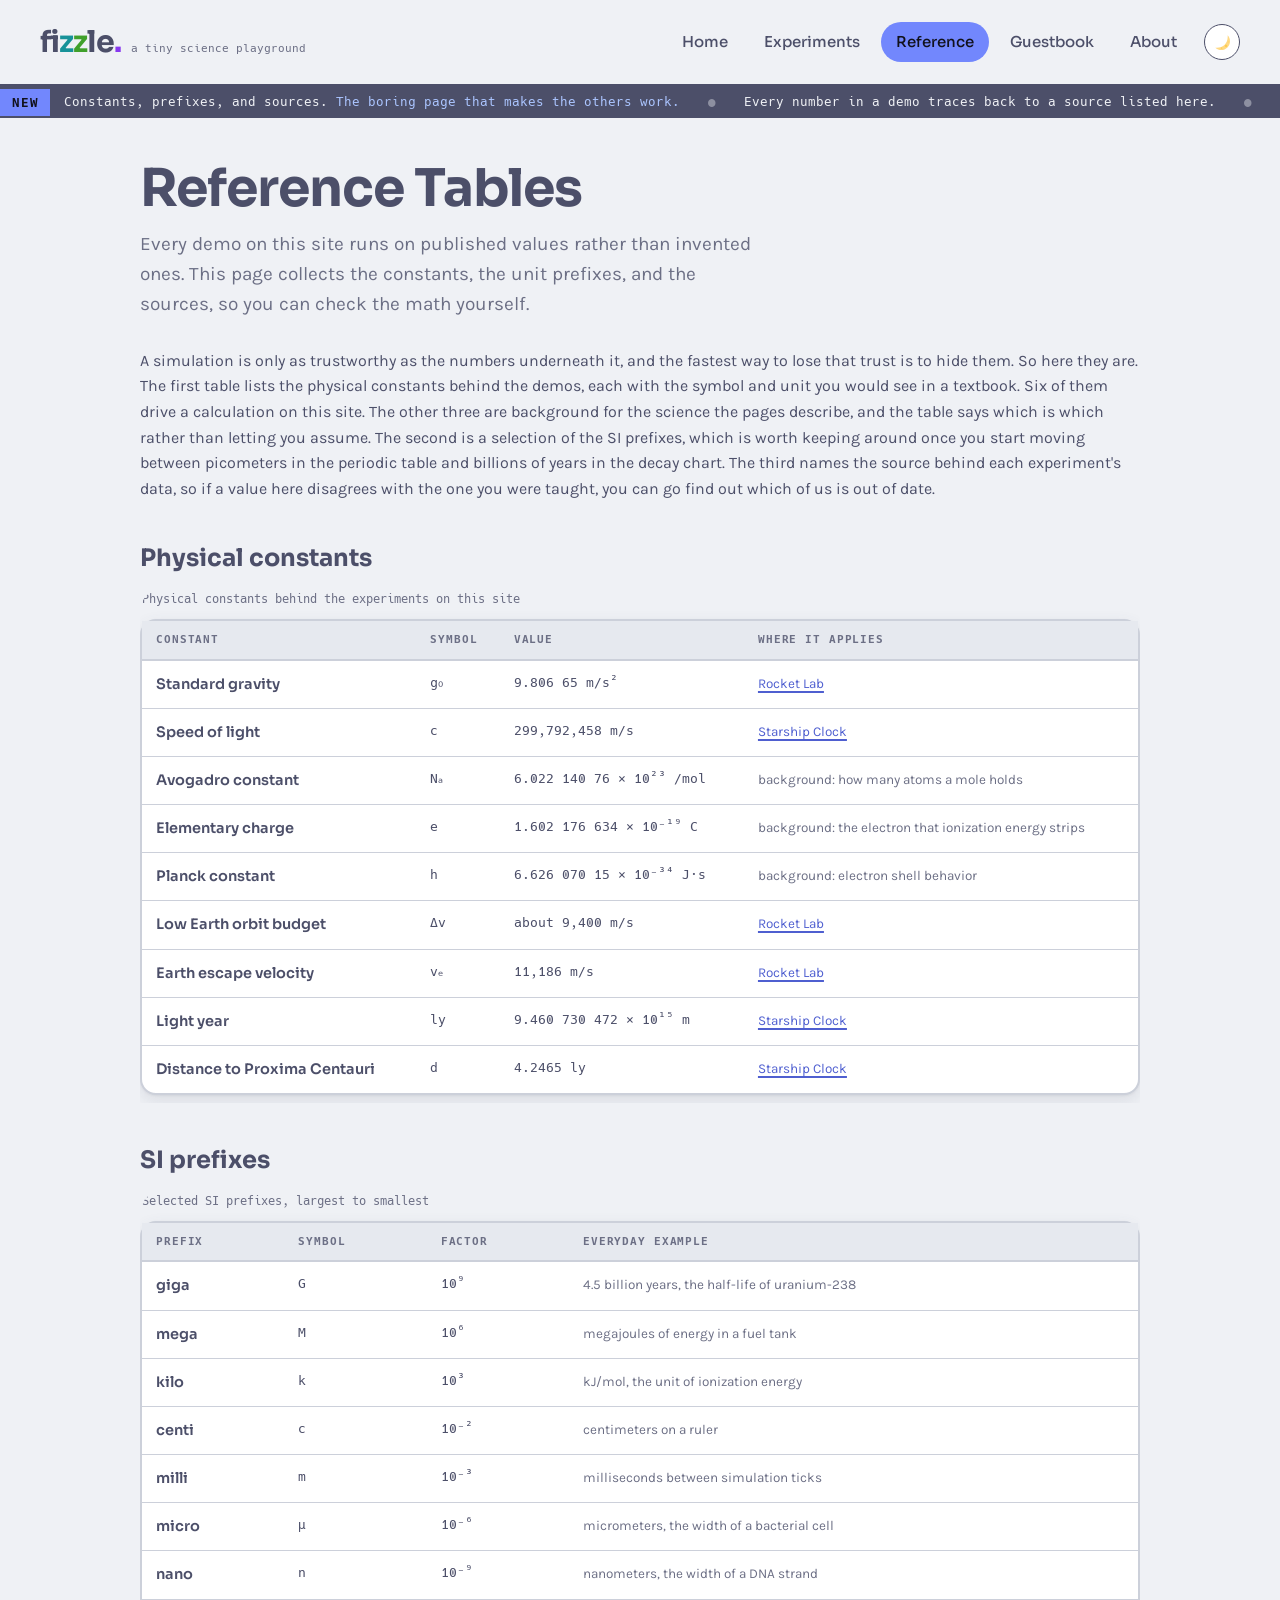
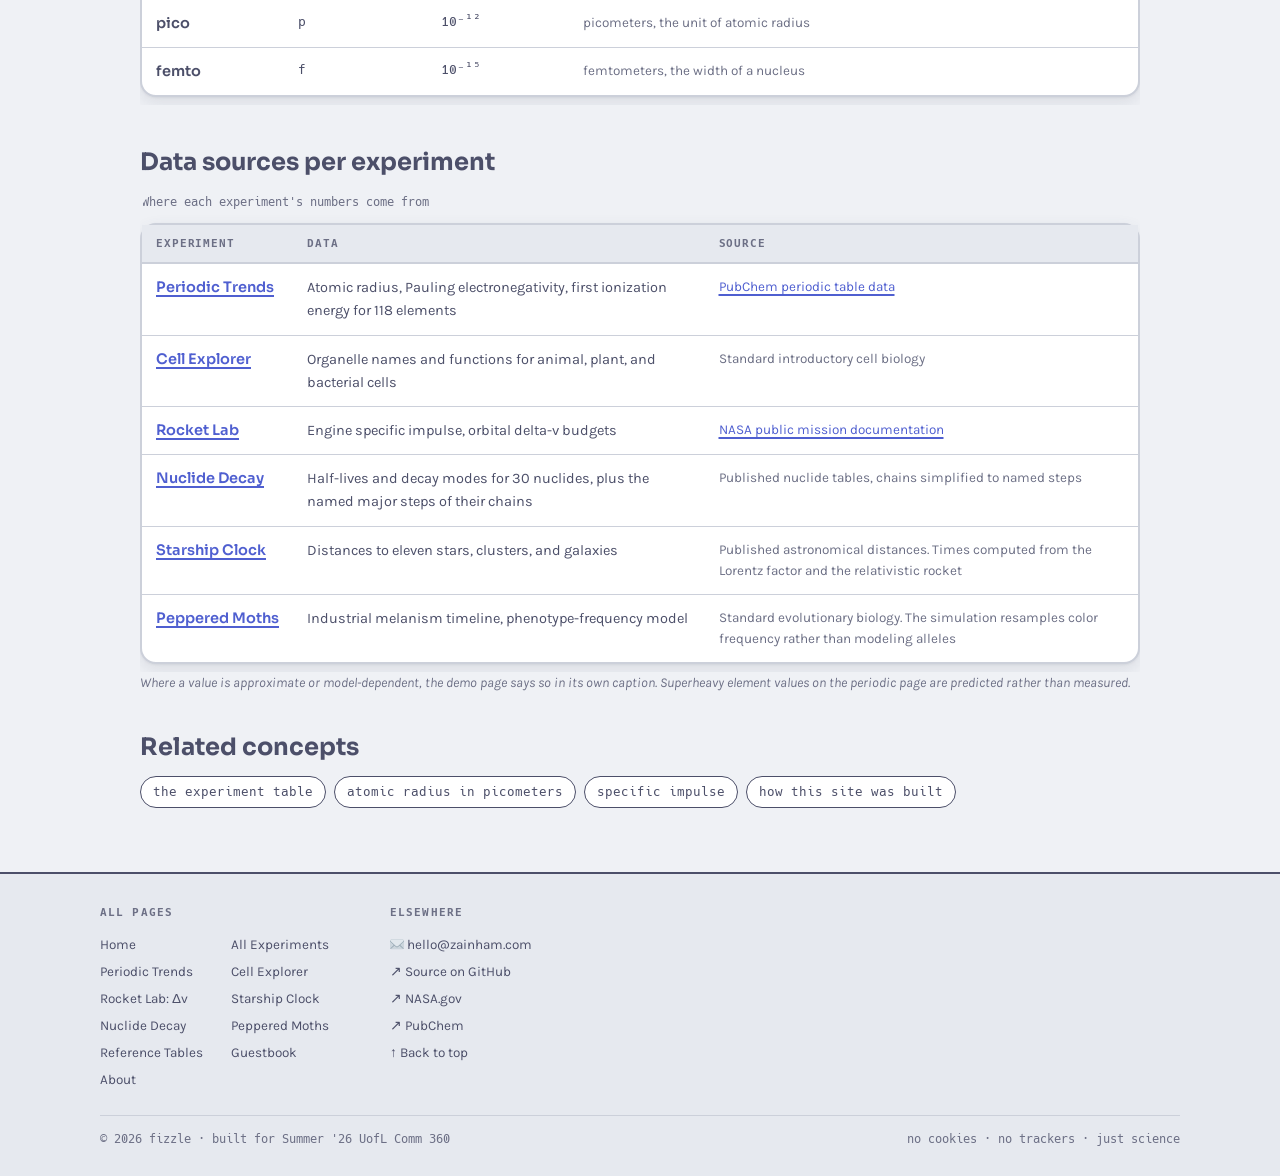
<file: reference.html>
<!DOCTYPE html>
<!-- AI-ASSISTED: portions of this file were written with the help of an AI assistant (Claude), per course policy.
     Twemoji icons (images/twemoji/) are copyright Twitter/X and contributors, licensed CC-BY 4.0. -->
<html lang="en">
<head>
<meta charset="utf-8">
<meta name="viewport" content="width=device-width, initial-scale=1">
<title>Reference Tables &middot; fizzle.</title>
<meta name="description" content="Physical constants, SI prefixes, and the data sources behind every experiment.">
<link rel="stylesheet" href="fizzle.css">
<link rel="icon" href="images/twemoji/26a1.svg">
<script src="js/site.js" defer></script>
</head>
<body>
<a class="fz-skip" href="#main">Skip to content</a>
<header class="fz-head" id="top">
  <a class="fz-logo" href="index.html">
    <span class="word">fi<em>z</em><em>z</em>le<em>.</em></span>
    <span class="dom">a tiny science playground</span>
  </a>
  <div class="fz-headright">
    <nav class="fz-nav" aria-label="Main navigation">
      <a href="index.html">Home</a>
      <a href="experiments.html">Experiments</a>
      <a href="reference.html" class="on">Reference</a>
      <a href="guestbook.html">Guestbook</a>
      <a href="about.html">About</a>
    </nav>
    <button class="fz-theme" type="button" aria-label="Toggle dark or light theme">
      <img class="em moon" src="images/twemoji/1f319.svg" alt="">
      <img class="em sun" src="images/twemoji/2600.svg" alt="">
    </button>
  </div>
</header>

<div class="fz-ticker">
  <button type="button" class="flag" id="fz-tick-btn" aria-pressed="false">NEW</button>
  <div class="lane"><div class="track">
    <span>Constants, prefixes, and sources. <em>The boring page that makes the others work.</em></span>
    <span class="sep">&#9679;</span>
    <span>Every number in a demo traces back to a source listed here.</span>
    <span class="sep">&#9679;</span>
    <span>SI prefixes go further than most people ever need. Both directions.</span>
  </div></div>
</div>

<main class="fz-main" id="main">
  <h1 class="fz-h1">Reference Tables</h1>
  <p class="fz-hook">Every demo on this site runs on published values rather than invented ones. This page collects the constants, the unit prefixes, and the sources, so you can check the math yourself.</p>

  <p>A simulation is only as trustworthy as the numbers underneath it, and the fastest way to lose that trust is to hide them. So here they are. The first table lists the physical constants behind the demos, each with the symbol and unit you would see in a textbook. Six of them drive a calculation on this site. The other three are background for the science the pages describe, and the table says which is which rather than letting you assume. The second is a selection of the SI prefixes, which is worth keeping around once you start moving between picometers in the periodic table and billions of years in the decay chart. The third names the source behind each experiment's data, so if a value here disagrees with the one you were taught, you can go find out which of us is out of date.</p>

  <h2 class="fz-tablehead">Physical constants</h2>
  <div class="fz-tablewrap">
    <table class="fz-table">
      <caption>Physical constants behind the experiments on this site</caption>
      <thead>
        <tr><th scope="col">Constant</th><th scope="col">Symbol</th><th scope="col">Value</th><th scope="col">Where it applies</th></tr>
      </thead>
      <tbody>
        <tr><td class="name">Standard gravity</td><td class="mono">g&#8320;</td><td class="mono">9.806 65 m/s&sup2;</td><td class="how"><a href="rocket.html">Rocket Lab</a></td></tr>
        <tr><td class="name">Speed of light</td><td class="mono">c</td><td class="mono">299,792,458 m/s</td><td class="how"><a href="starship.html">Starship Clock</a></td></tr>
        <tr><td class="name">Avogadro constant</td><td class="mono">N&#8336;</td><td class="mono">6.022 140 76 &times; 10&sup2;&sup3; /mol</td><td class="how">background: how many atoms a mole holds</td></tr>
        <tr><td class="name">Elementary charge</td><td class="mono">e</td><td class="mono">1.602 176 634 &times; 10&#8315;&sup1;&#8313; C</td><td class="how">background: the electron that ionization energy strips</td></tr>
        <tr><td class="name">Planck constant</td><td class="mono">h</td><td class="mono">6.626 070 15 &times; 10&#8315;&sup3;&#8308; J&middot;s</td><td class="how">background: electron shell behavior</td></tr>
        <tr><td class="name">Low Earth orbit budget</td><td class="mono">&Delta;v</td><td class="mono">about 9,400 m/s</td><td class="how"><a href="rocket.html">Rocket Lab</a></td></tr>
        <tr><td class="name">Earth escape velocity</td><td class="mono">v&#8337;</td><td class="mono">11,186 m/s</td><td class="how"><a href="rocket.html">Rocket Lab</a></td></tr>
        <tr><td class="name">Light year</td><td class="mono">ly</td><td class="mono">9.460 730 472 &times; 10&sup1;&#8309; m</td><td class="how"><a href="starship.html">Starship Clock</a></td></tr>
        <tr><td class="name">Distance to Proxima Centauri</td><td class="mono">d</td><td class="mono">4.2465 ly</td><td class="how"><a href="starship.html">Starship Clock</a></td></tr>
      </tbody>
    </table>
  </div>

  <h2 class="fz-tablehead">SI prefixes</h2>
  <div class="fz-tablewrap">
    <table class="fz-table">
      <caption>Selected SI prefixes, largest to smallest</caption>
      <thead>
        <tr><th scope="col">Prefix</th><th scope="col">Symbol</th><th scope="col">Factor</th><th scope="col">Everyday example</th></tr>
      </thead>
      <tbody>
        <tr><td class="name">giga</td><td class="mono">G</td><td class="mono">10&#8313;</td><td class="how">4.5 billion years, the half-life of uranium-238</td></tr>
        <tr><td class="name">mega</td><td class="mono">M</td><td class="mono">10&#8310;</td><td class="how">megajoules of energy in a fuel tank</td></tr>
        <tr><td class="name">kilo</td><td class="mono">k</td><td class="mono">10&sup3;</td><td class="how">kJ/mol, the unit of ionization energy</td></tr>
        <tr><td class="name">centi</td><td class="mono">c</td><td class="mono">10&#8315;&sup2;</td><td class="how">centimeters on a ruler</td></tr>
        <tr><td class="name">milli</td><td class="mono">m</td><td class="mono">10&#8315;&sup3;</td><td class="how">milliseconds between simulation ticks</td></tr>
        <tr><td class="name">micro</td><td class="mono">&micro;</td><td class="mono">10&#8315;&#8310;</td><td class="how">micrometers, the width of a bacterial cell</td></tr>
        <tr><td class="name">nano</td><td class="mono">n</td><td class="mono">10&#8315;&#8313;</td><td class="how">nanometers, the width of a DNA strand</td></tr>
        <tr><td class="name">pico</td><td class="mono">p</td><td class="mono">10&#8315;&sup1;&sup2;</td><td class="how">picometers, the unit of atomic radius</td></tr>
        <tr><td class="name">femto</td><td class="mono">f</td><td class="mono">10&#8315;&sup1;&#8309;</td><td class="how">femtometers, the width of a nucleus</td></tr>
      </tbody>
    </table>
  </div>

  <h2 class="fz-tablehead">Data sources per experiment</h2>
  <div class="fz-tablewrap">
    <table class="fz-table">
      <caption>Where each experiment's numbers come from</caption>
      <thead>
        <tr><th scope="col">Experiment</th><th scope="col">Data</th><th scope="col">Source</th></tr>
      </thead>
      <tbody>
        <tr><td class="name"><a href="periodic.html">Periodic Trends</a></td><td>Atomic radius, Pauling electronegativity, first ionization energy for 118 elements</td><td class="how"><a href="https://pubchem.ncbi.nlm.nih.gov/">PubChem periodic table data</a></td></tr>
        <tr><td class="name"><a href="cells.html">Cell Explorer</a></td><td>Organelle names and functions for animal, plant, and bacterial cells</td><td class="how">Standard introductory cell biology</td></tr>
        <tr><td class="name"><a href="rocket.html">Rocket Lab</a></td><td>Engine specific impulse, orbital delta-v budgets</td><td class="how"><a href="https://www.nasa.gov/">NASA public mission documentation</a></td></tr>
        <tr><td class="name"><a href="decay.html">Nuclide Decay</a></td><td>Half-lives and decay modes for 30 nuclides, plus the named major steps of their chains</td><td class="how">Published nuclide tables, chains simplified to named steps</td></tr>
        <tr><td class="name"><a href="starship.html">Starship Clock</a></td><td>Distances to eleven stars, clusters, and galaxies</td><td class="how">Published astronomical distances. Times computed from the Lorentz factor and the relativistic rocket</td></tr>
        <tr><td class="name"><a href="moths.html">Peppered Moths</a></td><td>Industrial melanism timeline, phenotype-frequency model</td><td class="how">Standard evolutionary biology. The simulation resamples color frequency rather than modeling alleles</td></tr>
      </tbody>
    </table>
  </div>
  <p class="fz-caption">Where a value is approximate or model-dependent, the demo page says so in its own caption. Superheavy element values on the periodic page are predicted rather than measured.</p>

  <div class="fz-prose">
    <h2>Related concepts</h2>
    <ul class="fz-related">
      <li><a href="experiments.html">the experiment table</a></li>
      <li><a href="periodic.html">atomic radius in picometers</a></li>
      <li><a href="rocket.html">specific impulse</a></li>
      <li><a href="about.html">how this site was built</a></li>
    </ul>
  </div>
</main>

<footer class="fz-foot">
  <div class="cols">
    <div>
      <h2>All pages</h2>
      <ul class="fz-sitemap">
        <li><a href="index.html">Home</a></li>
        <li><a href="experiments.html">All Experiments</a></li>
        <li><a href="periodic.html">Periodic Trends</a></li>
        <li><a href="cells.html">Cell Explorer</a></li>
        <li><a href="rocket.html">Rocket Lab: &Delta;v</a></li>
        <li><a href="starship.html">Starship Clock</a></li>
        <li><a href="decay.html">Nuclide Decay</a></li>
        <li><a href="moths.html">Peppered Moths</a></li>
        <li><a href="reference.html">Reference Tables</a></li>
        <li><a href="guestbook.html">Guestbook</a></li>
        <li><a href="about.html">About</a></li>
      </ul>
    </div>
    <div>
      <h2>Elsewhere</h2>
      <ul>
        <li><a href="mailto:hello@zainham.com"><img class="em" src="images/twemoji/2709.svg" alt=""> hello@zainham.com</a></li>
        <li><a href="https://github.com/gegnep/fizzle">&#8599; Source on GitHub</a></li>
        <li><a href="https://www.nasa.gov/">&#8599; NASA.gov</a></li>
        <li><a href="https://pubchem.ncbi.nlm.nih.gov/">&#8599; PubChem</a></li>
        <li><a href="#top">&#8593; Back to top</a></li>
      </ul>
    </div>
  </div>
  <div class="base">
    <span>&copy; 2026 fizzle &middot; built for Summer '26 UofL Comm 360</span>
    <span>no cookies &middot; no trackers &middot; just science</span>
  </div>
</footer>
</body>
</html>
</file>
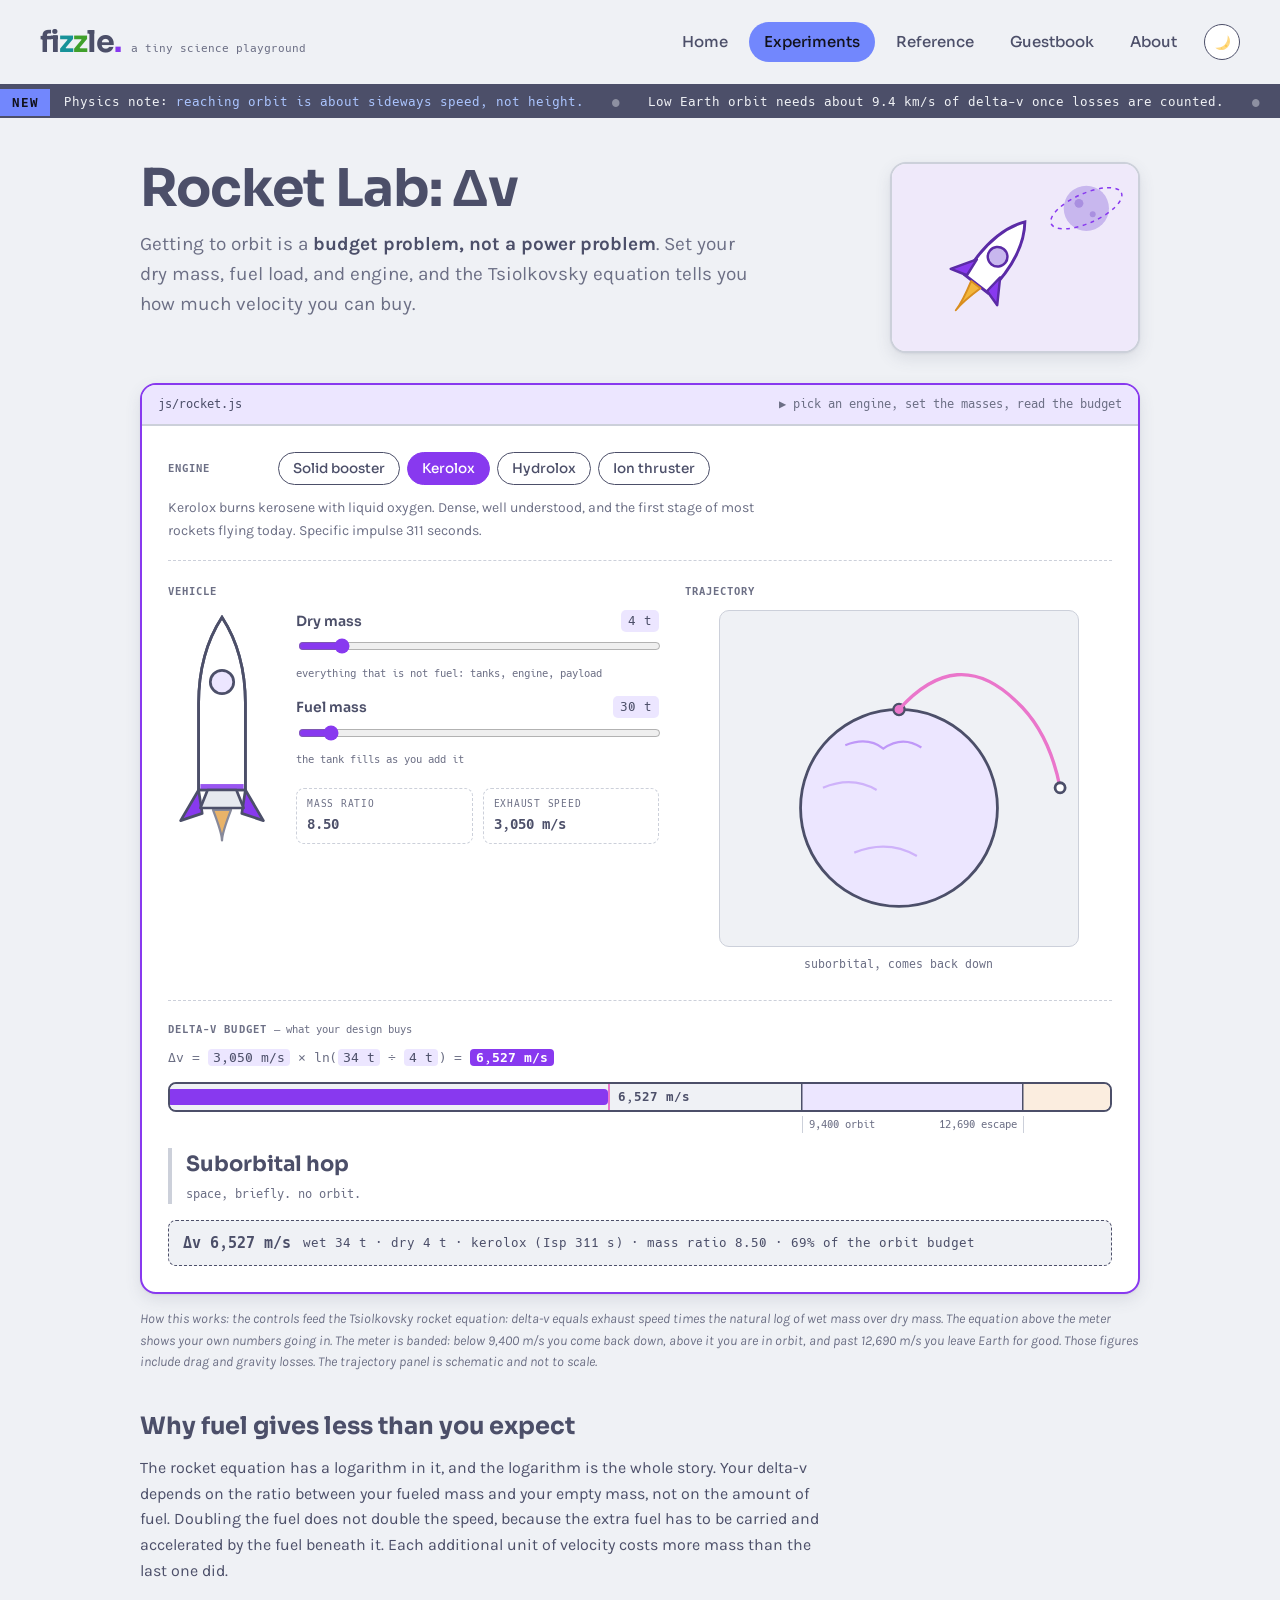
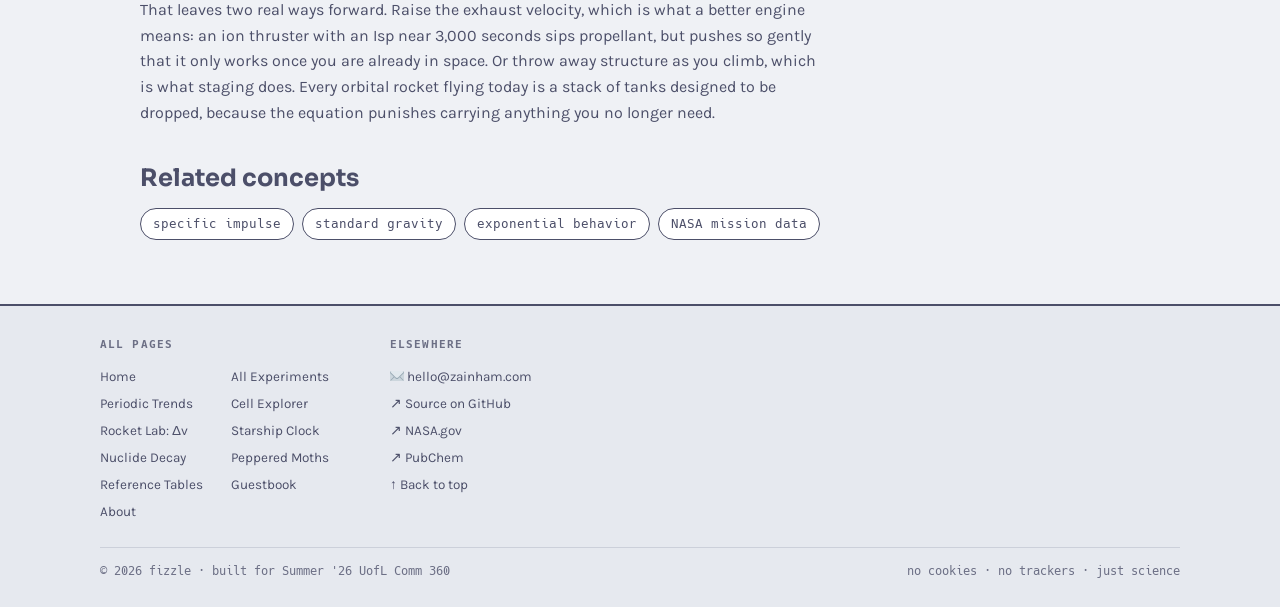
<file: rocket.html>
<!DOCTYPE html>
<!-- AI-ASSISTED: portions of this file were written with the help of an AI assistant (Claude), per course policy.
     Twemoji icons (images/twemoji/) are copyright Twitter/X and contributors, licensed CC-BY 4.0. -->
<html lang="en">
<head>
<meta charset="utf-8">
<meta name="viewport" content="width=device-width, initial-scale=1">
<title>Rocket Lab: &Delta;v &middot; fizzle.</title>
<meta name="description" content="Set dry mass, fuel, and engine, then see whether your rocket reaches orbit.">
<link rel="stylesheet" href="fizzle.css">
<link rel="icon" href="images/twemoji/26a1.svg">
<script src="js/site.js" defer></script>
<script src="js/rocket.js" defer></script>
</head>
<body class="phys">
<a class="fz-skip" href="#main">Skip to content</a>
<header class="fz-head" id="top">
  <a class="fz-logo" href="index.html">
    <span class="word">fi<em>z</em><em>z</em>le<em>.</em></span>
    <span class="dom">a tiny science playground</span>
  </a>
  <div class="fz-headright">
    <nav class="fz-nav" aria-label="Main navigation">
      <a href="index.html">Home</a>
      <a href="experiments.html" class="on">Experiments</a>
      <a href="reference.html">Reference</a>
      <a href="guestbook.html">Guestbook</a>
      <a href="about.html">About</a>
    </nav>
    <button class="fz-theme" type="button" aria-label="Toggle dark or light theme">
      <img class="em moon" src="images/twemoji/1f319.svg" alt="">
      <img class="em sun" src="images/twemoji/2600.svg" alt="">
    </button>
  </div>
</header>

<div class="fz-ticker">
  <button type="button" class="flag" id="fz-tick-btn" aria-pressed="false">NEW</button>
  <div class="lane"><div class="track">
    <span>Physics note: <em>reaching orbit is about sideways speed, not height.</em></span>
    <span class="sep">&#9679;</span>
    <span>Low Earth orbit needs about 9.4 km/s of delta-v once losses are counted.</span>
    <span class="sep">&#9679;</span>
    <span>Doubling your fuel does not double your delta-v. <em>Try it.</em></span>
  </div></div>
</div>

<main class="fz-main" id="main">
  <div class="fz-lede">
    <div class="txt">
      <h1 class="fz-h1">Rocket Lab: &Delta;v</h1>
      <p class="fz-hook">Getting to orbit is a <strong>budget problem, not a power problem</strong>. Set your dry mass, fuel load, and engine, and the Tsiolkovsky equation tells you how much velocity you can buy.</p>
    </div>
    <img class="fz-hero-art" src="images/hero-rocket.svg" alt="Flat illustration of a violet and white rocket climbing past a planet on a dashed orbital path" width="250" height="190">
  </div>

  <div class="fz-stage">
    <div class="bar"><span>js/rocket.js</span><span class="howto">&#9654; pick an engine, set the masses, read the budget</span></div>
    <div class="well">
      <div class="fz-ctl">
        <div class="fz-ctlrow">
          <span class="fz-ctllab" id="rk-englab">Engine</span>
          <div class="fz-pills" id="rk-engines" role="group" aria-labelledby="rk-englab">
            <button type="button" class="fz-btn" data-eng="0">Solid booster</button>
            <button type="button" class="fz-btn on" data-eng="1">Kerolox</button>
            <button type="button" class="fz-btn" data-eng="2">Hydrolox</button>
            <button type="button" class="fz-btn" data-eng="3">Ion thruster</button>
          </div>
        </div>
        <p class="fz-ctlnote" id="rk-engnote"></p>
      </div>

      <div class="rk-wrap">
        <section class="rk-build">
          <h3 class="fz-panelhead">Vehicle</h3>
          <div class="rk-buildrow">
            <div class="rk-svg">
              <svg viewBox="0 0 120 260" role="img" aria-label="Diagram of a rocket whose fuel tank fills as you add fuel">
                <path d="M60 8 q26 40 26 96 v96 h-52 v-96 q0 -56 26 -96 z" fill="var(--card)" stroke="var(--border)" stroke-width="3"/>
                <rect id="rk-tank" x="36" y="120" width="48" height="80" fill="var(--phys)" opacity="0.85"/>
                <path d="M60 8 q26 40 26 96 v96 h-52 v-96 q0 -56 26 -96 z" fill="none" stroke="var(--border)" stroke-width="3"/>
                <circle cx="60" cy="80" r="13" fill="var(--phys-soft)" stroke="var(--border)" stroke-width="3"/>
                <path d="M34 200 l-20 34 24 -8 z" fill="var(--phys)" stroke="var(--border)" stroke-width="3" stroke-linejoin="round"/>
                <path d="M86 200 l20 34 -24 -8 z" fill="var(--phys)" stroke="var(--border)" stroke-width="3" stroke-linejoin="round"/>
                <path d="M44 200 h32 l8 20 h-48 z" fill="var(--mantle)" stroke="var(--border)" stroke-width="3" stroke-linejoin="round"/>
                <path id="rk-flame" d="M50 222 q10 26 10 34 q0 -8 10 -34 z" fill="var(--yellow)" stroke="var(--border)" stroke-width="2.5" stroke-linejoin="round"/>
              </svg>
            </div>
            <div class="rk-sliders">
              <div class="row">
                <output id="rk-dry-out" for="rk-dry">4 t</output>
                <label for="rk-dry">Dry mass</label>
                <input type="range" id="rk-dry" min="1" max="30" step="1" value="4">
                <p class="hint">everything that is not fuel: tanks, engine, payload</p>
              </div>
              <div class="row">
                <output id="rk-fuel-out" for="rk-fuel">30 t</output>
                <label for="rk-fuel">Fuel mass</label>
                <input type="range" id="rk-fuel" min="1" max="400" step="1" value="30">
                <p class="hint">the tank fills as you add it</p>
              </div>
              <dl class="rk-derived">
                <div><dt>Mass ratio</dt><dd id="rk-ratio">8.50</dd></div>
                <div><dt>Exhaust speed</dt><dd id="rk-ve">3,050 m/s</dd></div>
              </dl>
            </div>
          </div>
        </section>

        <section class="rk-orbit">
          <h3 class="fz-panelhead">Trajectory</h3>
          <svg viewBox="0 0 320 300" role="img" aria-labelledby="rk-orbit-title">
            <title id="rk-orbit-title">Side view of Earth showing the trajectory your rocket achieves</title>
            <defs>
              <clipPath id="rk-clip"><rect x="0" y="0" width="320" height="300"/></clipPath>
            </defs>
            <g clip-path="url(#rk-clip)">
              <circle cx="160" cy="176" r="88" fill="var(--phys-soft)" stroke="var(--border)" stroke-width="2.5"/>
              <path d="M112 120 q20 -8 34 3 q17 -12 34 -1" fill="none" stroke="var(--phys)" stroke-width="2" opacity=".45"/>
              <path d="M92 158 q26 -11 48 2" fill="none" stroke="var(--phys)" stroke-width="2" opacity=".3"/>
              <path d="M120 216 q30 -12 56 3" fill="none" stroke="var(--phys)" stroke-width="2" opacity=".3"/>
              <circle id="rk-site" cx="160" cy="88" r="5" fill="var(--pink)" stroke="var(--border)" stroke-width="2"/>
              <path id="rk-path" d="" fill="none" stroke="var(--pink)" stroke-width="3" stroke-linecap="round"/>
              <circle id="rk-craft" cx="160" cy="88" r="4.5" fill="var(--card)" stroke="var(--border)" stroke-width="2.5"/>
            </g>
          </svg>
          <p class="rk-orbitlab" id="rk-orbitlab">ballistic arc</p>
        </section>
      </div>

      <section class="rk-meter" id="rk-meter">
        <h3 class="fz-panelhead">Delta-v budget <span class="fz-unit">&mdash; what your design buys</span></h3>
        <p class="rk-eq" id="rk-eq"></p>
        <div class="rk-track">
          <span class="zone fall"></span><span class="zone orb"></span><span class="zone esc"></span>
          <div class="rk-fill" id="rk-fill"></div>
          <div class="rk-head" id="rk-head"><span id="rk-dv">0 m/s</span></div>
        </div>
        <div class="rk-ticks">
          <span class="t orbit">9,400 orbit</span>
          <span class="t escape">12,690 escape</span>
        </div>
        <p class="rk-verdict" id="rk-verdict">Lawn dart<span class="sub">set some fuel and try again</span></p>
      </section>

      <div class="fz-read" id="rk-read" role="status" aria-live="polite"><span>waiting for input&hellip;</span></div>
    </div>
  </div>
  <p class="fz-caption">How this works: the controls feed the Tsiolkovsky rocket equation: delta-v equals exhaust speed times the natural log of wet mass over dry mass. The equation above the meter shows your own numbers going in. The meter is banded: below 9,400 m/s you come back down, above it you are in orbit, and past 12,690 m/s you leave Earth for good. Those figures include drag and gravity losses. The trajectory panel is schematic and not to scale.</p>

  <div class="fz-prose">
    <h2>Why fuel gives less than you expect</h2>
    <p>The rocket equation has a logarithm in it, and the logarithm is the whole story. Your delta-v depends on the ratio between your fueled mass and your empty mass, not on the amount of fuel. Doubling the fuel does not double the speed, because the extra fuel has to be carried and accelerated by the fuel beneath it. Each additional unit of velocity costs more mass than the last one did.</p>
    <p>That leaves two real ways forward. Raise the exhaust velocity, which is what a better engine means: an ion thruster with an Isp near 3,000 seconds sips propellant, but pushes so gently that it only works once you are already in space. Or throw away structure as you climb, which is what staging does. Every orbital rocket flying today is a stack of tanks designed to be dropped, because the equation punishes carrying anything you no longer need.</p>
    <h2>Related concepts</h2>
    <ul class="fz-related">
      <li><a href="reference.html">specific impulse</a></li>
      <li><a href="reference.html">standard gravity</a></li>
      <li><a href="decay.html">exponential behavior</a></li>
      <li><a href="https://www.nasa.gov/">NASA mission data</a></li>
    </ul>
  </div>
</main>

<footer class="fz-foot">
  <div class="cols">
    <div>
      <h2>All pages</h2>
      <ul class="fz-sitemap">
        <li><a href="index.html">Home</a></li>
        <li><a href="experiments.html">All Experiments</a></li>
        <li><a href="periodic.html">Periodic Trends</a></li>
        <li><a href="cells.html">Cell Explorer</a></li>
        <li><a href="rocket.html">Rocket Lab: &Delta;v</a></li>
        <li><a href="starship.html">Starship Clock</a></li>
        <li><a href="decay.html">Nuclide Decay</a></li>
        <li><a href="moths.html">Peppered Moths</a></li>
        <li><a href="reference.html">Reference Tables</a></li>
        <li><a href="guestbook.html">Guestbook</a></li>
        <li><a href="about.html">About</a></li>
      </ul>
    </div>
    <div>
      <h2>Elsewhere</h2>
      <ul>
        <li><a href="mailto:hello@zainham.com"><img class="em" src="images/twemoji/2709.svg" alt=""> hello@zainham.com</a></li>
        <li><a href="https://github.com/gegnep/fizzle">&#8599; Source on GitHub</a></li>
        <li><a href="https://www.nasa.gov/">&#8599; NASA.gov</a></li>
        <li><a href="https://pubchem.ncbi.nlm.nih.gov/">&#8599; PubChem</a></li>
        <li><a href="#top">&#8593; Back to top</a></li>
      </ul>
    </div>
  </div>
  <div class="base">
    <span>&copy; 2026 fizzle &middot; built for Summer '26 UofL Comm 360</span>
    <span>no cookies &middot; no trackers &middot; just science</span>
  </div>
</footer>
</body>
</html>
</file>
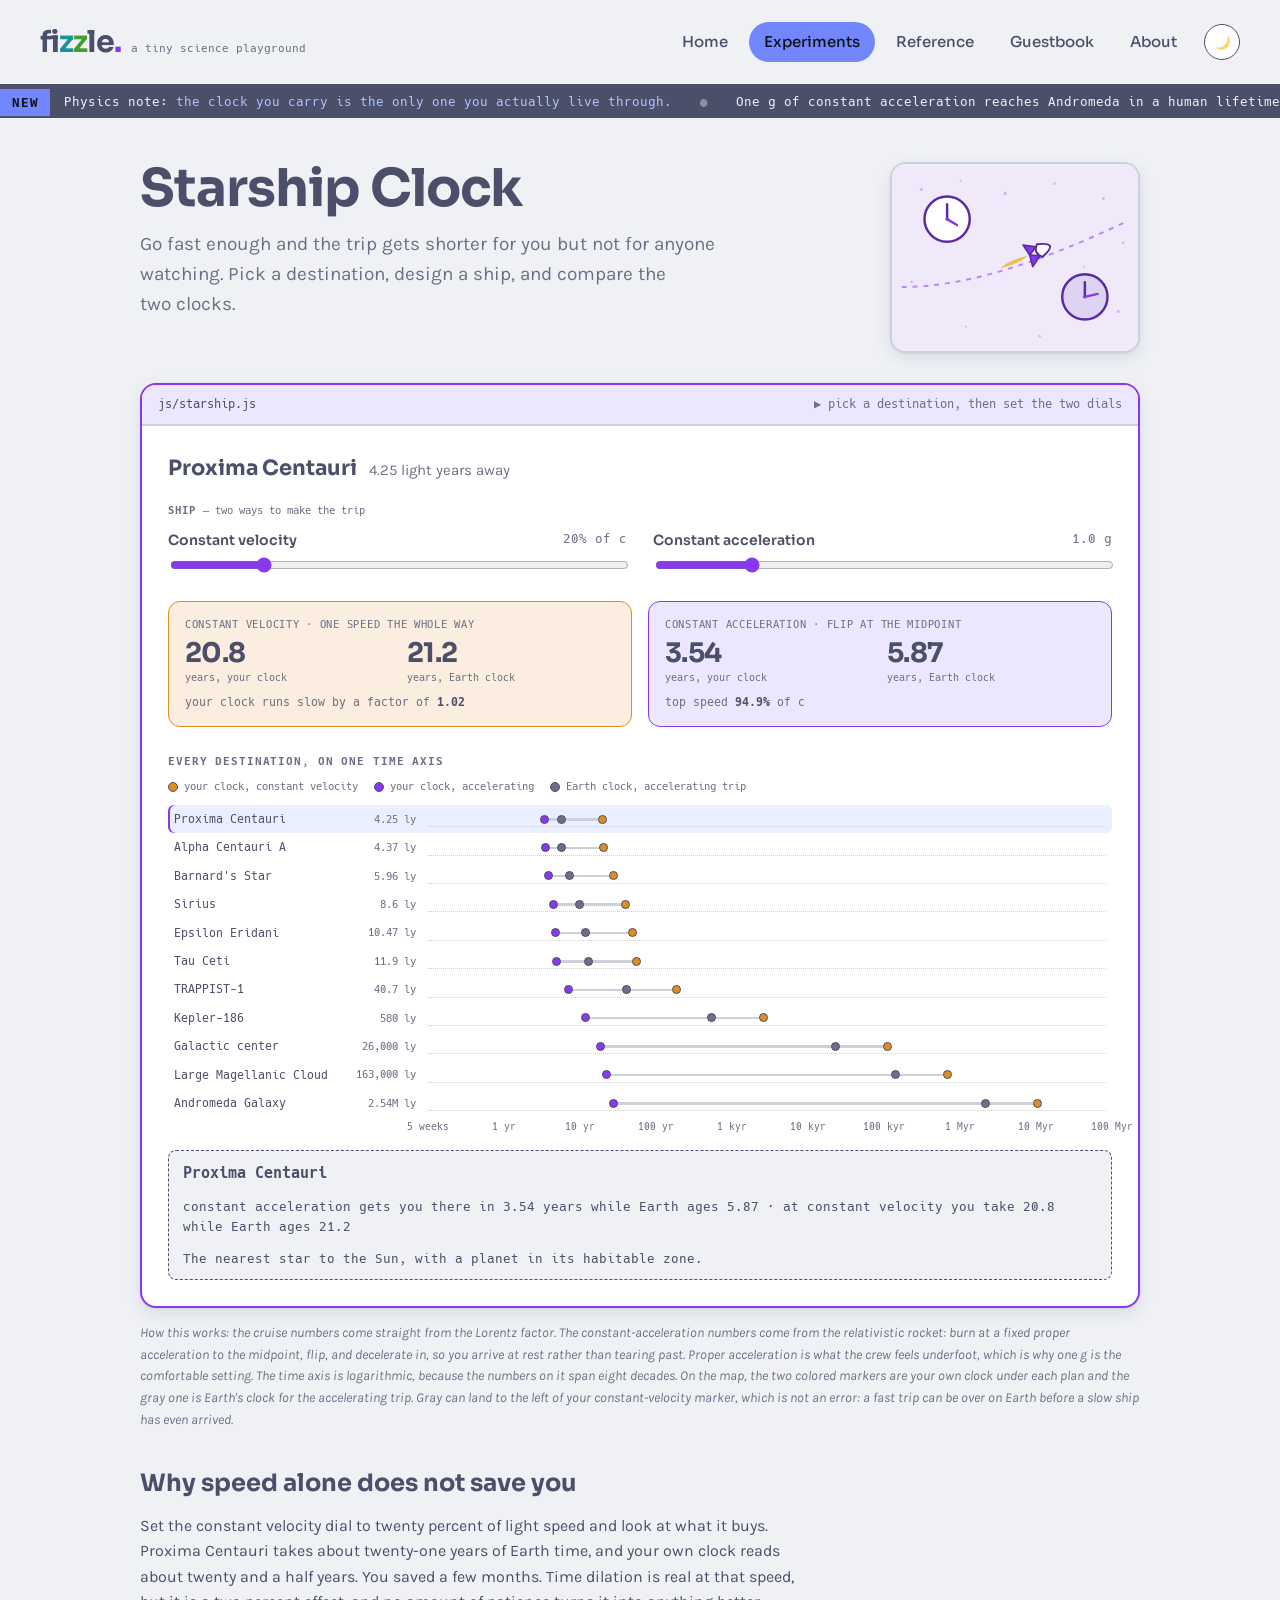
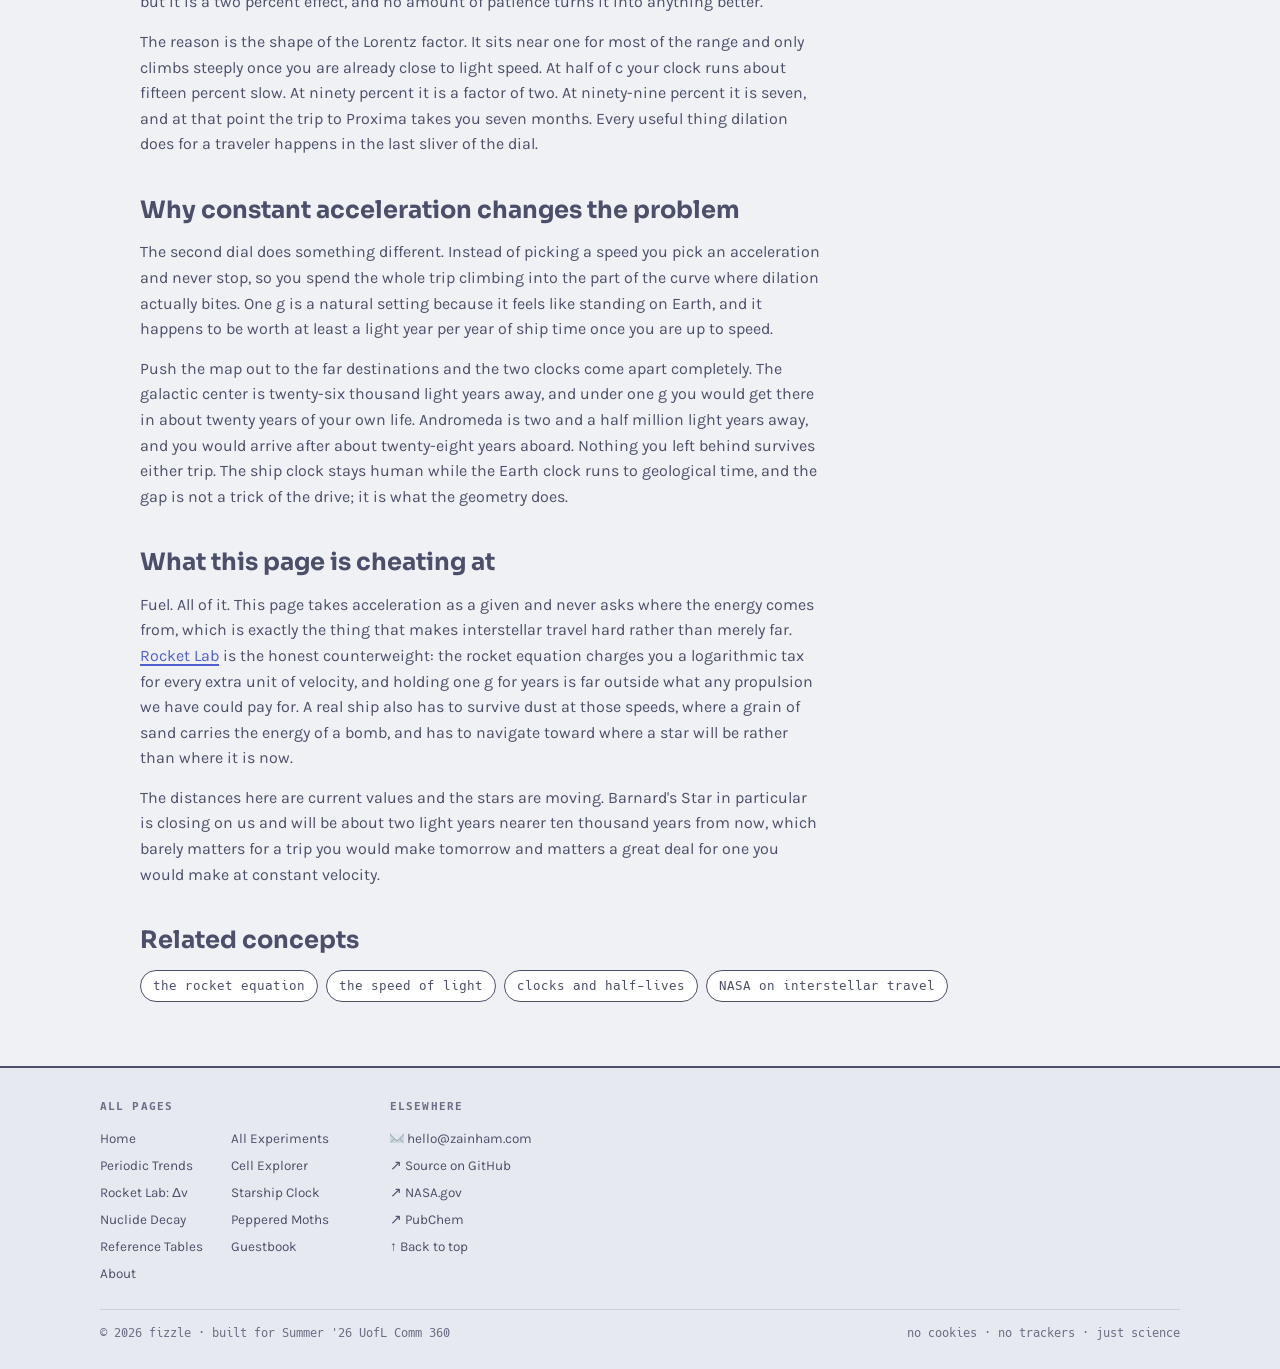
<file: starship.html>
<!DOCTYPE html>
<!-- AI-ASSISTED: portions of this file were written with the help of an AI assistant (Claude), per course policy.
     Twemoji icons (images/twemoji/) are copyright Twitter/X and contributors, licensed CC-BY 4.0. -->
<html lang="en">
<head>
<meta charset="utf-8">
<meta name="viewport" content="width=device-width, initial-scale=1">
<title>Starship Clock &middot; fizzle.</title>
<meta name="description" content="How long an interstellar trip takes for you, and how long it takes for everyone you left behind.">
<link rel="stylesheet" href="fizzle.css">
<link rel="icon" href="images/twemoji/26a1.svg">
<script src="js/site.js" defer></script>
<script src="js/starship.js" defer></script>
</head>
<body class="phys">
<a class="fz-skip" href="#main">Skip to content</a>
<header class="fz-head" id="top">
  <a class="fz-logo" href="index.html">
    <span class="word">fi<em>z</em><em>z</em>le<em>.</em></span>
    <span class="dom">a tiny science playground</span>
  </a>
  <div class="fz-headright">
    <nav class="fz-nav" aria-label="Main navigation">
      <a href="index.html">Home</a>
      <a href="experiments.html" class="on">Experiments</a>
      <a href="reference.html">Reference</a>
      <a href="guestbook.html">Guestbook</a>
      <a href="about.html">About</a>
    </nav>
    <button class="fz-theme" type="button" aria-label="Toggle dark or light theme">
      <img class="em moon" src="images/twemoji/1f319.svg" alt="">
      <img class="em sun" src="images/twemoji/2600.svg" alt="">
    </button>
  </div>
</header>

<div class="fz-ticker">
  <button type="button" class="flag" id="fz-tick-btn" aria-pressed="false">NEW</button>
  <div class="lane"><div class="track">
    <span>Physics note: <em>the clock you carry is the only one you actually live through.</em></span>
    <span class="sep">&#9679;</span>
    <span>One g of constant acceleration reaches Andromeda in a human lifetime. Earth waits two and a half million years.</span>
    <span class="sep">&#9679;</span>
    <span>This page ignores fuel completely. <em>Rocket Lab explains why that is cheating.</em></span>
  </div></div>
</div>

<main class="fz-main" id="main">
  <div class="fz-lede">
    <div class="txt">
      <h1 class="fz-h1">Starship Clock</h1>
      <p class="fz-hook">Go fast enough and the trip gets shorter for you but not for anyone watching. Pick a destination, design a ship, and compare the two clocks.</p>
    </div>
    <img class="fz-hero-art" src="images/hero-starship.svg" alt="Flat illustration of a starship crossing a dashed course between two clock faces reading different times" width="250" height="190">
  </div>

  <div class="fz-stage">
    <div class="bar"><span>js/starship.js</span><span class="howto">&#9654; pick a destination, then set the two dials</span></div>
    <div class="well">
      <p class="ss-dest"><strong id="ss-dest">Proxima Centauri</strong> <span id="ss-dist">4.25 light years away</span></p>

      <h3 class="fz-panelhead">Ship <span class="fz-unit">&mdash; two ways to make the trip</span></h3>
      <div class="ss-controls">
        <div class="row">
          <output id="ss-beta-out" for="ss-beta">20% of c</output>
          <label for="ss-beta">Constant velocity</label>
          <input type="range" id="ss-beta" min="1" max="99" step="1" value="20">
        </div>
        <div class="row">
          <output id="ss-accel-out" for="ss-accel">1.0 g</output>
          <label for="ss-accel">Constant acceleration</label>
          <input type="range" id="ss-accel" min="5" max="30" step="1" value="10">
        </div>
      </div>

      <div class="ss-cards">
        <div class="ss-card cruise">
          <p class="ss-cardhead">constant velocity &middot; one speed the whole way</p>
          <div class="ss-times">
            <div><strong id="ss-c-you">20.8</strong><span>years, your clock</span></div>
            <div><strong id="ss-c-earth">21.2</strong><span>years, Earth clock</span></div>
          </div>
          <p class="foot">your clock runs slow by a factor of <strong id="ss-c-gamma">1.02</strong></p>
        </div>
        <div class="ss-card boost">
          <p class="ss-cardhead">constant acceleration &middot; flip at the midpoint</p>
          <div class="ss-times">
            <div><strong id="ss-b-you">3.54</strong><span>years, your clock</span></div>
            <div><strong id="ss-b-earth">5.87</strong><span>years, Earth clock</span></div>
          </div>
          <p class="foot">top speed <strong id="ss-b-peak">94.9%</strong> of c</p>
        </div>
      </div>

      <h3 class="ss-maphead">Every destination, on one time axis</h3>
      <div class="ss-legend" id="ss-legend"></div>
      <div class="ss-map" id="ss-map"></div>
      <div class="ss-axis" id="ss-axis"></div>

      <div class="fz-read" id="ss-read" role="status" aria-live="polite"><span>loading destinations&hellip;</span></div>
    </div>
  </div>
  <p class="fz-caption">How this works: the cruise numbers come straight from the Lorentz factor. The constant-acceleration numbers come from the relativistic rocket: burn at a fixed proper acceleration to the midpoint, flip, and decelerate in, so you arrive at rest rather than tearing past. Proper acceleration is what the crew feels underfoot, which is why one g is the comfortable setting. The time axis is logarithmic, because the numbers on it span eight decades. On the map, the two colored markers are your own clock under each plan and the gray one is Earth's clock for the accelerating trip. Gray can land to the left of your constant-velocity marker, which is not an error: a fast trip can be over on Earth before a slow ship has even arrived.</p>

  <div class="fz-prose">
    <h2>Why speed alone does not save you</h2>
    <p>Set the constant velocity dial to twenty percent of light speed and look at what it buys. Proxima Centauri takes about twenty-one years of Earth time, and your own clock reads about twenty and a half years. You saved a few months. Time dilation is real at that speed, but it is a two percent effect, and no amount of patience turns it into anything better.</p>
    <p>The reason is the shape of the Lorentz factor. It sits near one for most of the range and only climbs steeply once you are already close to light speed. At half of c your clock runs about fifteen percent slow. At ninety percent it is a factor of two. At ninety-nine percent it is seven, and at that point the trip to Proxima takes you seven months. Every useful thing dilation does for a traveler happens in the last sliver of the dial.</p>

    <h2>Why constant acceleration changes the problem</h2>
    <p>The second dial does something different. Instead of picking a speed you pick an acceleration and never stop, so you spend the whole trip climbing into the part of the curve where dilation actually bites. One g is a natural setting because it feels like standing on Earth, and it happens to be worth at least a light year per year of ship time once you are up to speed.</p>
    <p>Push the map out to the far destinations and the two clocks come apart completely. The galactic center is twenty-six thousand light years away, and under one g you would get there in about twenty years of your own life. Andromeda is two and a half million light years away, and you would arrive after about twenty-eight years aboard. Nothing you left behind survives either trip. The ship clock stays human while the Earth clock runs to geological time, and the gap is not a trick of the drive; it is what the geometry does.</p>

    <h2>What this page is cheating at</h2>
    <p>Fuel. All of it. This page takes acceleration as a given and never asks where the energy comes from, which is exactly the thing that makes interstellar travel hard rather than merely far. <a href="rocket.html">Rocket Lab</a> is the honest counterweight: the rocket equation charges you a logarithmic tax for every extra unit of velocity, and holding one g for years is far outside what any propulsion we have could pay for. A real ship also has to survive dust at those speeds, where a grain of sand carries the energy of a bomb, and has to navigate toward where a star will be rather than where it is now.</p>
    <p>The distances here are current values and the stars are moving. Barnard's Star in particular is closing on us and will be about two light years nearer ten thousand years from now, which barely matters for a trip you would make tomorrow and matters a great deal for one you would make at constant velocity.</p>

    <h2>Related concepts</h2>
    <ul class="fz-related">
      <li><a href="rocket.html">the rocket equation</a></li>
      <li><a href="reference.html">the speed of light</a></li>
      <li><a href="decay.html">clocks and half-lives</a></li>
      <li><a href="https://www.nasa.gov/">NASA on interstellar travel</a></li>
    </ul>
  </div>
</main>

<footer class="fz-foot">
  <div class="cols">
    <div>
      <h2>All pages</h2>
      <ul class="fz-sitemap">
        <li><a href="index.html">Home</a></li>
        <li><a href="experiments.html">All Experiments</a></li>
        <li><a href="periodic.html">Periodic Trends</a></li>
        <li><a href="cells.html">Cell Explorer</a></li>
        <li><a href="rocket.html">Rocket Lab: &Delta;v</a></li>
        <li><a href="starship.html">Starship Clock</a></li>
        <li><a href="decay.html">Nuclide Decay</a></li>
        <li><a href="moths.html">Peppered Moths</a></li>
        <li><a href="reference.html">Reference Tables</a></li>
        <li><a href="guestbook.html">Guestbook</a></li>
        <li><a href="about.html">About</a></li>
      </ul>
    </div>
    <div>
      <h2>Elsewhere</h2>
      <ul>
        <li><a href="mailto:hello@zainham.com"><img class="em" src="images/twemoji/2709.svg" alt=""> hello@zainham.com</a></li>
        <li><a href="https://github.com/gegnep/fizzle">&#8599; Source on GitHub</a></li>
        <li><a href="https://www.nasa.gov/">&#8599; NASA.gov</a></li>
        <li><a href="https://pubchem.ncbi.nlm.nih.gov/">&#8599; PubChem</a></li>
        <li><a href="#top">&#8593; Back to top</a></li>
      </ul>
    </div>
  </div>
  <div class="base">
    <span>&copy; 2026 fizzle &middot; built for Summer '26 UofL Comm 360</span>
    <span>no cookies &middot; no trackers &middot; just science</span>
  </div>
</footer>
</body>
</html>
</file>
<file: fizzle.css>
/* AI-ASSISTED: portions of this file were written with the help of an AI assistant (Claude), per course policy.
   fizzle.css: the one external stylesheet for fizzle.zainham.com.
   Palette: Catppuccin Latte (light, default) / Catppuccin Mocha (dark), lavender accent.
   Fonts: Sora (display), Karla (body), Hack (mono), self-hosted in fonts/.
   Icons: Twemoji SVGs (CC-BY 4.0, jdecked/twemoji), self-hosted in images/twemoji/. */

/* ---------- fonts ---------- */
@font-face{font-family:'Sora';font-weight:400;font-style:normal;font-display:swap;src:url('fonts/sora-400.woff2') format('woff2')}
@font-face{font-family:'Sora';font-weight:500;font-style:normal;font-display:swap;src:url('fonts/sora-500.woff2') format('woff2')}
@font-face{font-family:'Sora';font-weight:600;font-style:normal;font-display:swap;src:url('fonts/sora-600.woff2') format('woff2')}
@font-face{font-family:'Sora';font-weight:700;font-style:normal;font-display:swap;src:url('fonts/sora-700.woff2') format('woff2')}
@font-face{font-family:'Karla';font-weight:400;font-style:normal;font-display:swap;src:url('fonts/karla-400.woff2') format('woff2')}
@font-face{font-family:'Karla';font-weight:400;font-style:italic;font-display:swap;src:url('fonts/karla-400-italic.woff2') format('woff2')}
@font-face{font-family:'Karla';font-weight:700;font-style:normal;font-display:swap;src:url('fonts/karla-700.woff2') format('woff2')}
@font-face{font-family:'Hack';font-weight:400;font-style:normal;font-display:swap;src:url('fonts/hack-400.woff2') format('woff2')}
@font-face{font-family:'Hack';font-weight:700;font-style:normal;font-display:swap;src:url('fonts/hack-700.woff2') format('woff2')}

/* ---------- theme tokens ---------- */
:root{
  /* Catppuccin Latte */
  --base:#eff1f5; --mantle:#e6e9ef; --crust:#dce0e8; --card:#ffffff;
  --text:#4c4f69; --subtext:#6c6f85; --line:#ccd0da; --border:#4c4f69;
  --lavender:#7287fd; --chem:#179299; --bio:#40a02b; --phys:#8839ef;
  --yellow:#df8e1d; --pink:#ea76cb; --green:#40a02b; --odo:#a6e3a1;
  --inv-bg:#4c4f69; --inv-text:#eff1f5; --accent-contrast:#11111b;
  /* text-only accent variants: the display accents above fail WCAG AA as text.
     Same hue, darkened until they clear 4.5:1 on the page, on a card, and on
     their own soft fill. Use these for words, the display accents for fills,
     borders and swatches. */
  --link:#4f5fd0; --link-hover:#c4257f; --pink-text:#c4257f;
  --chem-text:#00767d; --bio-text:#127c00; --phys-text:#8636ec;
  --ticker-em:#abc5ff;
  --phys-contrast:#ffffff;
  /* Plain hex first, then the same colors mixed. A browser without
     color-mix keeps the hex and the page still looks right. */
  --chem-soft:#e3f2f2; --bio-soft:#e6f4e3; --phys-soft:#f0e8fd;
  --yellow-soft:#fbf0dc; --lav-soft:#e9ebfe;
  --chem-soft:color-mix(in oklab,var(--chem) 14%,var(--card));
  --bio-soft:color-mix(in oklab,var(--bio) 14%,var(--card));
  --phys-soft:color-mix(in oklab,var(--phys) 14%,var(--card));
  --yellow-soft:color-mix(in oklab,var(--yellow) 16%,var(--card));
  --lav-soft:color-mix(in oklab,var(--lavender) 14%,var(--card));
  --radius:16px; --shadow:0 2px 0 var(--border);
  --shadow-soft:0 1px 2px rgba(76,79,105,.08),0 6px 16px rgba(76,79,105,.12);
  --font-display:'Sora',sans-serif;
  --font-body:'Karla',sans-serif;
  --font-mono:'Hack','IBM Plex Mono',monospace;
}
body.dark{
  /* Catppuccin Mocha */
  --base:#1e1e2e; --mantle:#181825; --crust:#11111b; --card:#313244;
  --text:#cdd6f4; --subtext:#a6adc8; --line:#45475a; --border:#585b70;
  --lavender:#b4befe; --chem:#94e2d5; --bio:#a6e3a1; --phys:#cba6f7;
  --yellow:#f9e2af; --pink:#f5c2e7; --green:#a6e3a1; --odo:#a6e3a1;
  --inv-bg:#11111b; --inv-text:#cdd6f4; --accent-contrast:#11111b;
  --link:#b4befe; --link-hover:#f5c2e7; --pink-text:#f5c2e7;
  --chem-text:#94e2d5; --bio-text:#a6e3a1; --phys-text:#d3aeff;
  --ticker-em:#f9e2af;
  --phys-contrast:#11111b;
  --chem-soft:#3d4b52; --bio-soft:#3f4c46; --phys-soft:#443f56;
  --yellow-soft:#4a4a48; --lav-soft:#3f4256;
  --chem-soft:color-mix(in oklab,var(--chem) 20%,var(--card));
  --bio-soft:color-mix(in oklab,var(--bio) 20%,var(--card));
  --phys-soft:color-mix(in oklab,var(--phys) 20%,var(--card));
  --yellow-soft:color-mix(in oklab,var(--yellow) 20%,var(--card));
  --lav-soft:color-mix(in oklab,var(--lavender) 20%,var(--card));
  --shadow-soft:0 2px 4px rgba(0,0,0,.3),0 8px 20px rgba(0,0,0,.35);
}

/* ---------- base ---------- */
*,*::before,*::after{box-sizing:border-box}
html{scroll-behavior:smooth}
body{margin:0;background:var(--base);color:var(--text);font-family:var(--font-body);font-size:16px;line-height:1.6;min-height:100vh;display:flex;flex-direction:column}
img{max-width:100%;border:0}
a img{border:0}
img.em{width:1em;height:1em;vertical-align:-0.125em}
a{color:var(--link);text-decoration-thickness:1.5px;text-underline-offset:3px}
a:hover{color:var(--link-hover)}
:focus-visible{outline:2.5px solid var(--link);outline-offset:2px;border-radius:4px}
::selection{background:var(--lav-soft)}
.visually-hidden{position:absolute;width:1px;height:1px;margin:-1px;padding:0;overflow:hidden;clip:rect(0 0 0 0);white-space:nowrap;border:0}
.fz-skip{position:absolute;left:-9999px;top:0;background:var(--card);border:2px solid var(--border);border-radius:8px;padding:8px 14px;z-index:99;font-family:var(--font-display)}
.fz-skip:focus{left:12px;top:12px}

/* ---------- header ---------- */
.fz-head{display:flex;align-items:center;justify-content:space-between;gap:24px;padding:18px 40px;border-bottom:2px solid var(--border);background:var(--base)}
.fz-logo{display:flex;align-items:baseline;gap:10px;text-decoration:none;color:var(--text)}
.fz-logo:hover{color:var(--text)}
.fz-logo .word{font-family:var(--font-display);font-weight:700;font-size:30px;letter-spacing:-0.03em}
.fz-logo .word em{font-style:normal;color:var(--chem)}
.fz-logo .word em+em{color:var(--bio)}
.fz-logo .word em+em+em{color:var(--phys)}
.fz-logo .dom{font-family:var(--font-mono);font-size:11px;color:var(--subtext)}
.fz-headright{display:flex;align-items:center;gap:12px}
.fz-nav{display:flex;gap:6px;flex-wrap:wrap}
.fz-nav a{font-family:var(--font-display);font-weight:500;font-size:15px;text-decoration:none;color:var(--text);padding:7px 14px;border-radius:99px;border:1.5px solid transparent}
.fz-nav a:hover{border-color:var(--border);color:var(--text)}
.fz-nav a.on{background:var(--lavender);color:var(--accent-contrast)}
.fz-theme{flex:none;width:36px;height:36px;border-radius:50%;border:1.5px solid var(--border);background:var(--card);cursor:pointer;font-size:15px;display:flex;align-items:center;justify-content:center;padding:0}
.fz-theme:hover{background:var(--lav-soft)}
body.dark .fz-theme .moon{display:none}
body:not(.dark) .fz-theme .sun{display:none}

/* ---------- ticker ---------- */
.fz-ticker{display:flex;align-items:center;background:var(--inv-bg);color:var(--inv-text);font-family:var(--font-mono);font-size:12.5px;overflow:hidden}
.fz-ticker .flag{background:var(--lavender);color:var(--accent-contrast);font-weight:700;padding:6px 12px;flex:none;letter-spacing:.06em;z-index:1;border:0;font-family:var(--font-mono);font-size:12.5px;cursor:pointer}
/* The hover fill is light in the dark theme and dark in the light theme, so the
   ink has to flip with it. One ink for both measured 1.5:1 in dark. */
.fz-ticker .flag:hover{background:var(--link-hover);color:#ffffff}
body.dark .fz-ticker .flag:hover{color:var(--accent-contrast)}
.fz-ticker.paused .track{animation-play-state:paused}
.fz-ticker .lane{flex:1;overflow:hidden}
.fz-ticker .track{display:inline-flex;white-space:nowrap;padding:6px 0;animation:fz-marquee 40s linear infinite}
.fz-ticker:hover .track{animation-play-state:paused}
.fz-ticker .track span{padding:0 14px}
.fz-ticker .track em{font-style:normal;color:var(--ticker-em)}
.fz-ticker .track .sep{opacity:.4}
@keyframes fz-marquee{from{transform:translateX(0)}to{transform:translateX(-50%)}}

/* ---------- page body ---------- */
.fz-main{flex:1;width:100%;max-width:1080px;margin:0 auto;padding:44px 40px 64px}
.fz-h1{font-family:var(--font-display);font-weight:700;font-size:52px;line-height:1.05;letter-spacing:-0.02em;margin:0 0 12px;text-wrap:balance}
.fz-hook{font-size:19px;color:var(--subtext);margin:0 0 28px;max-width:56ch;text-wrap:pretty}
.fz-hook strong{color:var(--text)}
.fz-lede{display:flex;gap:32px;align-items:flex-start;justify-content:space-between;margin-bottom:30px}
.fz-lede .txt{min-width:0}
.fz-lede .fz-hook{margin-bottom:0}
.fz-hero-art{flex:none;width:250px;height:auto;border:2px solid var(--line);border-radius:var(--radius);box-shadow:var(--shadow-soft);background:var(--card)}

/* subject accents via body class */
body.chem .fz-stage{border-color:var(--chem)} body.chem .fz-stage .bar{background:var(--chem-soft)}
body.bio .fz-stage{border-color:var(--bio)}   body.bio .fz-stage .bar{background:var(--bio-soft)}
body.phys .fz-stage{border-color:var(--phys)} body.phys .fz-stage .bar{background:var(--phys-soft)}

/* ---------- hub: stats + experiment directory ---------- */
.fz-hero{padding:10px 0 26px}
.fz-hero .fz-h1{font-size:54px;max-width:22ch}
.fz-stats{display:flex;gap:10px;flex-wrap:wrap;margin-top:4px}
.fz-stats span{font-family:var(--font-mono);font-size:12px;border:1.5px dashed var(--border);border-radius:8px;padding:5px 12px;color:var(--subtext)}
.fz-stats span strong{color:var(--text);font-weight:600}
.fz-dirhead{display:flex;align-items:baseline;justify-content:space-between;border-bottom:2px solid var(--border);padding-bottom:8px;margin:26px 0 0}
.fz-dirhead h2{font-family:var(--font-display);font-size:20px;margin:0}
.fz-dirhead a{font-family:var(--font-mono);font-size:12px}
.fz-dir{display:flex;flex-direction:column}
.fz-exp{display:grid;grid-template-columns:64px 110px 1fr auto 30px;gap:18px;align-items:center;padding:20px 14px;border-bottom:1.5px solid var(--line);text-decoration:none;color:var(--text)}
.fz-exp:hover{background:var(--card);color:var(--text)}
.fz-exp .idx{font-family:var(--font-mono);font-size:26px;font-weight:500;color:var(--line)}
.fz-exp:hover .idx{color:var(--lavender)}
.fz-exp .subj{font-family:var(--font-mono);font-size:10.5px;letter-spacing:.09em;text-transform:uppercase;font-weight:700;padding:4px 0;text-align:center;border-radius:99px;border:1.5px solid}
.subj.chem{color:var(--chem-text);border-color:var(--chem);background:var(--chem-soft)}
.subj.bio{color:var(--bio-text);border-color:var(--bio);background:var(--bio-soft)}
.subj.phys{color:var(--phys-text);border-color:var(--phys);background:var(--phys-soft)}
.subj.tbd{color:var(--subtext);border-color:var(--line);background:none}
.fz-exp h3{font-family:var(--font-display);font-size:22px;margin:0 0 2px;line-height:1.2}
.fz-exp p{margin:0;font-size:14px;color:var(--subtext);line-height:1.45}
.fz-exp .status{font-family:var(--font-mono);font-size:11px;padding:4px 10px;border-radius:99px}
.fz-exp .status.ready{background:var(--bio-soft);color:var(--bio-text);font-weight:700}
.fz-exp .status.wip{border:1.5px dashed var(--line);color:var(--subtext)}
.fz-exp .arrow{font-family:var(--font-display);font-size:20px;color:var(--subtext)}
.fz-exp:hover .arrow{color:var(--lavender)}
.fz-row3{display:grid;grid-template-columns:repeat(3,1fr);gap:20px;margin-top:30px}
.fz-mini{display:flex;gap:14px;align-items:center;background:var(--card);border:2px solid var(--line);border-radius:var(--radius);box-shadow:var(--shadow-soft);padding:16px 18px;text-decoration:none;color:var(--text);transition:border-color .12s,box-shadow .12s,transform .12s}
.fz-mini:hover{border-color:var(--border);box-shadow:var(--shadow);transform:translate(-2px,-2px);color:var(--text)}
.fz-mini .ico{font-size:24px}
.fz-mini h3{font-family:var(--font-display);font-size:16.5px;margin:0}
.fz-mini p{margin:0;font-size:13px;color:var(--subtext)}

/* ---------- demo stage ---------- */
.fz-stage{background:var(--card);border:2.5px solid var(--line);border-radius:var(--radius);box-shadow:var(--shadow-soft);overflow:hidden;margin:0 0 14px}
.fz-stage .bar{display:flex;align-items:center;justify-content:space-between;gap:12px;padding:10px 16px;border-bottom:2px solid var(--line);font-family:var(--font-mono);font-size:12px}
.fz-stage .bar .howto{color:var(--subtext);text-align:right}
.fz-stage .well{padding:26px}
.fz-caption{font-size:13.5px;color:var(--subtext);font-style:italic;margin:0 0 30px}
.fz-btn{font-family:var(--font-display);font-size:13.5px;font-weight:500;padding:7px 14px;border-radius:99px;border:1.5px solid var(--border);background:var(--card);color:var(--text);cursor:pointer}
.fz-btn:hover{background:var(--lav-soft)}
body.chem .fz-btn.on{background:var(--chem);border-color:var(--chem);color:var(--accent-contrast)}
body.bio .fz-btn.on{background:var(--bio);border-color:var(--bio);color:var(--accent-contrast)}
body.phys .fz-btn.on{background:var(--phys);border-color:var(--phys);color:var(--phys-contrast)}
.fz-read{margin-top:16px;display:flex;gap:12px;align-items:center;flex-wrap:wrap;font-family:var(--font-mono);font-size:12.5px;background:var(--base);border:1.5px dashed var(--border);border-radius:8px;padding:10px 14px}
.fz-read strong{font-size:15px;font-family:var(--font-mono)}

/* ---------- prose ---------- */
.fz-prose h2{font-family:var(--font-display);font-size:24px;margin:34px 0 10px}
.fz-prose p{max-width:68ch;margin:0 0 14px;text-wrap:pretty}
.fz-related{margin:8px 0 0;padding:0;list-style:none;display:flex;flex-wrap:wrap;gap:8px}
.fz-related li a{display:inline-block;font-family:var(--font-mono);font-size:12.5px;border:1.5px solid var(--border);border-radius:99px;padding:5px 12px;text-decoration:none;color:var(--text);background:var(--card)}
.fz-related li a:hover{background:var(--lav-soft);color:var(--text)}

/* ---------- periodic ---------- */
.pt-controls{display:flex;gap:8px;flex-wrap:wrap}
.pt{display:grid;grid-template-columns:repeat(18,1fr);gap:3px;position:relative}
.pt button.el{aspect-ratio:1;border:1px solid var(--border);border-radius:5px;display:flex;flex-direction:column;align-items:center;justify-content:center;gap:1px;font-family:var(--font-mono);background:var(--chem-soft);color:var(--text);cursor:pointer;padding:0;min-width:0;line-height:1}
.pt button.el .z{font-size:8.5px;font-weight:400}
.pt button.el .sym{font-size:12px;font-weight:700;letter-spacing:-.02em}
.pt button.el:hover{outline:2px solid var(--trend,var(--chem));outline-offset:1px;z-index:1}
.pt button.el.sel{outline:3px solid var(--border);outline-offset:1px;z-index:2;box-shadow:0 0 0 1.5px var(--card)}
.pt button.el.nodata{border-style:dashed;background:var(--card);color:var(--subtext)}
.pt button.el.nodata .sym{font-weight:400}

/* the color scale, so a tile color can be read back as a number */
.pt-scale[hidden]{display:none}
.pt-scale{display:grid;grid-template-columns:auto auto 1fr auto;align-items:center;gap:0 10px;margin:0 0 14px;font-family:var(--font-mono);font-size:11px;color:var(--subtext)}
.pt-scale .cap{grid-column:1;letter-spacing:.08em;text-transform:uppercase;font-weight:700;font-size:10px}
.pt-scale .bar{height:12px;border:1px solid var(--border);border-radius:3px}
.pt-scale .lo{text-align:right}
@media (max-width:720px){
  .pt-scale{grid-template-columns:auto 1fr auto}
  .pt-scale .cap{grid-column:1 / -1;margin-bottom:2px}
}
.pt .gap{grid-column:1 / -1;height:10px}
.pt .lbl56{border:none;background:none;font-family:var(--font-mono);font-size:9px;color:var(--subtext);display:flex;align-items:center;justify-content:center}
/* The words stay in the text color. The accent colors are picked to look
   right as a fill and fail as text: yellow on white is 2.6 to 1. The line
   and its arrowhead carry the color instead. */
.pt-arrow{margin:0 0 12px;font-family:var(--font-display);font-weight:600;color:var(--text);font-size:14px;display:flex;align-items:center;gap:10px}
.pt-arrow .swatch{width:11px;height:11px;border-radius:3px;border:1px solid var(--border);background:var(--trend,var(--chem));flex:none}
.pt-arrow .line{flex:1;height:3px;background:var(--trend,var(--chem));border-radius:2px;position:relative;min-width:60px}
.pt-arrow .line::after{content:"";position:absolute;right:-2px;top:-5px;border:7px solid transparent;border-left-color:var(--trend,var(--chem))}

/* ---------- shared demo furniture ----------
   Every experiment uses the same control cluster, panel heading, and spacing
   rhythm, so the five stages read as one instrument family. */
.fz-ctl{display:flex;flex-direction:column;gap:12px;margin:0 0 22px;padding:0 0 18px;border-bottom:1.5px dashed var(--line)}
.fz-ctlrow{display:flex;align-items:center;gap:14px;flex-wrap:wrap}
.fz-ctllab{font-family:var(--font-mono);font-size:10.5px;letter-spacing:.1em;text-transform:uppercase;font-weight:700;color:var(--subtext);flex:0 0 96px}
.fz-pills{display:flex;gap:7px;flex-wrap:wrap;min-width:0}
.fz-ctlnote{margin:0;font-size:14px;color:var(--subtext);max-width:74ch;text-wrap:pretty}
.fz-panelhead{font-family:var(--font-mono);font-size:10.5px;letter-spacing:.1em;text-transform:uppercase;color:var(--subtext);font-weight:700;margin:0 0 10px}
.fz-panelhead .fz-unit{font-weight:400;letter-spacing:0;text-transform:none}
@media (max-width:720px){
  .fz-ctllab{flex:0 0 100%}
}

/* ---------- cells: the 3D viewer ---------- */
.cx-wrap{display:grid;grid-template-columns:minmax(0,1fr) 224px;gap:22px;align-items:start}
.cx-stage{min-width:0}
/* The chamber is pinned dark in both themes. Organelle colors are fixed and
   carry meaning: a mitochondrion is orange in either theme, and the legend
   swatch beside its name is that same orange. The renderer shades and hazes
   those colors against a dark backdrop, so a white stage would break the
   shading and flatten the depth cue. Renderer.setTheme(bg, haze) exists if a
   themed chamber is ever wanted; the cytoplasm fills are dark-only today. */
.cx-viewport{position:relative;aspect-ratio:4/3;border:1.5px solid #2d2d40;border-radius:12px;overflow:hidden;background:radial-gradient(125% 100% at 50% -10%,#1c1c2c 0%,#131320 58%,#0b0b12 100%);box-shadow:inset 0 1px 0 rgba(255,255,255,.05)}
/* graph-paper dots behind the model, and a vignette in front of it */
.cx-viewport::before{content:"";position:absolute;inset:0;z-index:0;pointer-events:none;background-image:radial-gradient(rgba(180,190,254,.13) 1px,transparent 1px);background-size:27px 27px;background-position:14px 14px}
.cx-viewport::after{content:"";position:absolute;inset:0;z-index:3;pointer-events:none;border-radius:11px;background:radial-gradient(115% 88% at 50% 46%,transparent 52%,rgba(5,5,10,.46) 100%)}
.cx-viewport canvas{position:absolute;inset:0;z-index:1;display:block;cursor:grab;touch-action:pan-y;outline:none;border-radius:11px}
.cx-viewport canvas.grabbing{cursor:grabbing}
.cx-viewport canvas:focus-visible{outline:2.5px solid var(--link);outline-offset:-4px}
/* the HUD sits on the dark chamber, so it is styled against it, not the page */
.cx-hud{position:absolute;right:10px;top:10px;z-index:4;display:flex;flex-direction:column;gap:6px}
.cx-hudbtn{width:32px;height:32px;padding:0;border:1.5px solid rgba(205,214,244,.2);border-radius:9px;background:rgba(14,14,22,.74);color:#cdd6f4;font-family:var(--font-display);font-size:15px;line-height:1;cursor:pointer;display:flex;align-items:center;justify-content:center}
.cx-hudbtn:hover{background:rgba(166,227,161,.2);border-color:var(--bio);color:#fff}
.cx-hudbtn.on{background:var(--bio);border-color:var(--bio);color:var(--accent-contrast)}
.cx-hint{font-family:var(--font-mono);font-size:11px;color:var(--subtext);margin:9px 0 0;text-align:center}
/* chamber furniture: kind badge, scale chip, and the hover tip. The viewer
   builds these; like the HUD they sit on the dark chamber, so their colors are
   fixed against it rather than themed. */
.cx-kind{position:absolute;left:10px;top:10px;z-index:4;font-family:var(--font-mono);font-size:9.5px;font-weight:700;letter-spacing:.14em;text-transform:uppercase;color:#a6adc8;background:rgba(14,14,22,.74);border:1.5px solid rgba(205,214,244,.2);border-radius:99px;padding:4px 11px;pointer-events:none}
.cx-scale{position:absolute;left:10px;bottom:10px;z-index:4;font-family:var(--font-mono);font-size:10.5px;color:#a6adc8;background:rgba(14,14,22,.74);border:1.5px solid rgba(205,214,244,.2);border-radius:7px;padding:3px 9px;pointer-events:none}
.cx-tip{position:absolute;z-index:5;display:flex;align-items:center;gap:7px;font-family:var(--font-mono);font-size:11.5px;color:#cdd6f4;background:rgba(14,14,22,.88);border:1.5px solid rgba(205,214,244,.25);border-radius:8px;padding:5px 10px;pointer-events:none;white-space:nowrap}
.cx-tip[hidden]{display:none}
.cx-tip .sw{width:10px;height:10px;border-radius:3px;flex:none}
.cx-side{min-width:0}
.cx-list{display:flex;flex-direction:column;gap:5px;list-style:none;margin:0;padding:0}
.cx-list button{width:100%;display:flex;align-items:center;gap:9px;font-family:var(--font-mono);font-size:12px;line-height:1.3;text-align:left;border:1.5px solid var(--line);background:var(--card);color:var(--text);border-radius:9px;padding:8px 10px;cursor:pointer}
.cx-list button .sw{width:11px;height:11px;border-radius:3px;border:1px solid var(--border);flex:none}
.cx-list button:hover{border-color:var(--bio);background:var(--bio-soft)}
.cx-list button.on{border-color:var(--bio);background:var(--bio-soft);font-weight:700;box-shadow:inset 3px 0 0 var(--bio)}
/* the viewer sets --pick to the selected part's color and clears it on a cell
   switch, so the fallback keeps the border while nothing is selected */
#cx-read{border-left:4px solid var(--pick,var(--bio))}
/* .cx-list button.on already gets an inset bar above; this only rings the
   swatch so the color stays legible against the tinted row */
.cx-list button.on .sw{box-shadow:0 0 0 2px var(--card),0 0 0 3.5px var(--bio)}
@media (max-width:900px){
  .cx-wrap{grid-template-columns:1fr}
  .cx-viewport{aspect-ratio:1/1}
  .cx-list{max-height:none;flex-direction:row;flex-wrap:wrap}
  .cx-list li{flex:1 1 44%}
}

/* ---------- rocket ---------- */
.rk-wrap{display:grid;grid-template-columns:minmax(0,1.15fr) minmax(0,1fr);gap:26px;align-items:start}
.rk-build,.rk-orbit{min-width:0}
.rk-buildrow{display:flex;gap:20px;align-items:stretch}
.rk-svg{flex:0 0 108px;display:flex;align-items:center}
.rk-svg svg{width:100%;height:auto}
.rk-sliders{flex:1 1 auto;min-width:0;display:flex;flex-direction:column;gap:16px}
.rk-sliders .row label{display:block;font-family:var(--font-display);font-weight:600;font-size:14px;margin-bottom:4px}
.rk-sliders .row output{font-family:var(--font-mono);font-size:12.5px;color:var(--text);float:right;background:var(--phys-soft);border-radius:5px;padding:1px 7px}
.rk-sliders input[type=range]{width:100%;accent-color:var(--phys)}
.rk-sliders .hint{margin:4px 0 0;font-family:var(--font-mono);font-size:10.5px;color:var(--subtext);line-height:1.4}
.rk-derived{display:flex;gap:10px;margin:auto 0 0;padding:0}
.rk-derived div{flex:1 1 0;border:1.5px dashed var(--line);border-radius:8px;padding:7px 10px;min-width:0}
.rk-derived dt{font-family:var(--font-mono);font-size:9.5px;letter-spacing:.08em;text-transform:uppercase;color:var(--subtext)}
.rk-derived dd{margin:2px 0 0;font-family:var(--font-mono);font-size:14px;font-weight:700}
.rk-orbit svg{width:100%;max-width:360px;height:auto;display:block;margin:0 auto;border:1.5px solid var(--line);border-radius:10px;background:var(--base)}
.rk-orbitlab{font-family:var(--font-mono);font-size:11.5px;color:var(--subtext);margin:8px 0 0;text-align:center}

/* the budget meter: one bar that answers the whole page */
.rk-meter{margin-top:26px;padding-top:20px;border-top:1.5px dashed var(--line)}
.rk-eq{margin:0 0 12px;font-family:var(--font-mono);font-size:13px;color:var(--subtext);overflow-x:auto;white-space:nowrap;padding-bottom:2px}
.rk-eq .v{color:var(--text);background:var(--phys-soft);border-radius:4px;padding:1px 5px}
.rk-eq .out{color:var(--phys-contrast);background:var(--phys);border-radius:4px;padding:1px 6px;font-weight:700}
.rk-track{position:relative;height:30px;border:2px solid var(--border);border-radius:8px;background:var(--base);overflow:hidden}
.rk-track .zone{position:absolute;top:0;bottom:0;display:block}
.rk-track .zone.fall{left:0;width:var(--orbit,67%);background:var(--base)}
.rk-track .zone.orb{left:var(--orbit,67%);width:calc(var(--escape,91%) - var(--orbit,67%));background:var(--phys-soft);box-shadow:inset 1.5px 0 0 var(--border)}
.rk-track .zone.esc{left:var(--escape,91%);right:0;background:var(--yellow-soft);box-shadow:inset 1.5px 0 0 var(--border)}
/* the fill is inset, so the zone bands stay readable behind and around it */
.rk-fill{position:absolute;inset:5px auto 5px 0;width:0%;background:var(--phys);border-radius:0 4px 4px 0;transition:width .25s ease}
.rk-head{position:absolute;top:0;bottom:0;left:0;width:0;border-left:2.5px solid var(--pink);transition:left .25s ease}
.rk-head span{position:absolute;top:50%;left:8px;transform:translateY(-50%);font-family:var(--font-mono);font-size:12.5px;font-weight:700;color:var(--text);white-space:nowrap}
.rk-head.far span{left:auto;right:8px}
.rk-ticks{position:relative;height:16px;margin-top:4px;font-family:var(--font-mono);font-size:10.5px;color:var(--subtext)}
.rk-ticks .t{position:absolute;top:0;white-space:nowrap;padding-left:6px;border-left:1.5px solid var(--line)}
.rk-ticks .t.orbit{left:var(--orbit,67%)}
.rk-ticks .t.escape{left:var(--escape,91%);padding-left:0;padding-right:6px;border-left:0;border-right:1.5px solid var(--line);transform:translateX(-100%)}
.rk-verdict{margin:16px 0 0;font-family:var(--font-display);font-weight:700;font-size:21px;padding-left:14px;border-left:4px solid var(--line)}
.rk-verdict .sub{display:block;font-family:var(--font-mono);font-weight:400;font-size:12px;color:var(--subtext);margin-top:3px}
.rk-meter[data-zone=orbit] .rk-verdict{border-left-color:var(--phys)}
.rk-meter[data-zone=escape] .rk-verdict{border-left-color:var(--yellow)}
.rk-meter[data-zone=pad] .rk-verdict{border-left-color:var(--pink)}
@media (max-width:820px){
  .rk-wrap{grid-template-columns:1fr}
  .rk-ticks .t.escape{font-size:9.5px}
}
@media (max-width:560px){
  .rk-buildrow{flex-direction:column;align-items:center}
  .rk-svg{flex:0 0 auto;width:88px}
  .rk-sliders{width:100%}
  .rk-derived{flex-direction:column}
  .rk-derived dd{white-space:nowrap}
}

/* ---------- decay ---------- */
.dk-wrap{display:flex;gap:26px;flex-wrap:wrap}
.dk-chartbox{flex:1 1 300px;min-width:280px}
.dk-presethead{margin-top:14px}
.dk-chart{border:1.5px solid var(--line);border-radius:8px;background:var(--base);width:100%;overflow:hidden}
.dk-chart svg{display:block;width:100%;height:auto}
.dk-nuc{cursor:pointer}
.dk-nuc circle{transition:r .12s}
.dk-nuc:hover circle,.dk-nuc:focus-visible circle{r:7}
.dk-nuc.on circle{stroke-width:2.5;r:7}
.dk-legend{display:flex;flex-wrap:wrap;gap:5px 14px;margin:8px 0 0;font-family:var(--font-mono);font-size:10.5px;color:var(--subtext)}
.dk-legend span{display:inline-flex;align-items:center;gap:5px}
.dk-legend span span{width:10px;height:10px;border-radius:50%;border:1px solid var(--border);display:inline-block}
.dk-axis{font-family:var(--font-mono);font-size:10.5px;color:var(--subtext);margin-top:4px;display:flex;justify-content:space-between}
.dk-presets{display:flex;gap:5px;flex-wrap:wrap;margin-top:10px;max-height:104px;overflow-y:auto}
.dk-presets .fz-btn{font-family:var(--font-mono);font-size:11.5px;padding:4px 9px}
.dk-simbox{flex:1 1 340px;min-width:300px}
.dk-atoms{display:grid;grid-template-columns:repeat(25,1fr);gap:2px;margin-bottom:10px}
.dk-atoms span{aspect-ratio:1;border-radius:50%;background:var(--chem);transition:background .12s linear}
.dk-atoms span.gone{background:var(--line);opacity:.45}
.dk-timeline{position:relative;height:24px;border-bottom:1.5px solid var(--border);margin-bottom:10px;font-family:var(--font-mono);font-size:10px;color:var(--subtext)}
.dk-timeline .tick{position:absolute;bottom:0;transform:translateX(-50%);border-left:1.5px solid var(--border);padding:0 3px;height:8px}
.dk-timeline .tick em{font-style:normal;position:absolute;top:-16px;left:50%;transform:translateX(-50%);white-space:nowrap}
.dk-timeline .cursor{position:absolute;bottom:0;height:100%;border-left:2px solid var(--pink)}
.dk-ctl{display:flex;gap:8px;align-items:center;flex-wrap:wrap}
.dk-chain{font-family:var(--font-mono);font-size:12px;margin-top:10px;color:var(--subtext)}
.dk-chain strong{color:var(--text)}

/* ---------- moths ---------- */
.mo-wrap{display:flex;gap:26px;flex-wrap:wrap}
.mo-scenebox{flex:1 1 400px}
.mo-scene{position:relative;width:100%;aspect-ratio:16/10;border-radius:10px;border:1.5px solid var(--border);overflow:hidden;background:
  radial-gradient(circle at 20% 30%,rgba(0,0,0,.12) 0 8%,transparent 9%),
  radial-gradient(circle at 70% 60%,rgba(0,0,0,.10) 0 6%,transparent 7%),
  repeating-linear-gradient(94deg,var(--bark-a,#c9bda6) 0 14px,var(--bark-b,#b7a98e) 14px 26px,var(--bark-a,#c9bda6) 26px 42px)}
.mo-scene .moth{position:absolute;width:34px;height:34px;border:none;background:none;padding:0;cursor:crosshair;transform:translate(-50%,-50%)}
.mo-scene .moth svg{width:100%;height:100%;filter:drop-shadow(0 1px 1px rgba(0,0,0,.25))}
.mo-scene .moth:hover svg{transform:scale(1.12)}
.mo-side{flex:1 1 260px;display:flex;flex-direction:column;gap:18px}
.mo-side .row label{display:block;font-family:var(--font-display);font-weight:600;font-size:14px;margin-bottom:4px}
.mo-act{margin-top:auto}
.mo-era{display:flex;gap:6px;flex-wrap:wrap}
.mo-stats{font-family:var(--font-mono);font-size:12.5px;display:flex;flex-direction:column;gap:6px}
.mo-split{display:flex;height:18px;border:1.5px solid var(--border);border-radius:99px;overflow:hidden}
.mo-split span{width:50%}
.mo-split .lite{background:#e8dfc8}
.mo-split .dark{background:#3a3632}
/* one slot per generation, with a dashed line at half the population */
.mo-chart{display:flex;align-items:flex-end;gap:3px;height:84px;border-bottom:1.5px solid var(--border);padding-top:4px;background:linear-gradient(var(--line),var(--line)) 0 50%/100% 1px no-repeat}
.mo-chart span{flex:0 0 auto;background:var(--bio);border-radius:2px 2px 0 0;min-height:2px}
.mo-chart span.todo{height:100%!important;background:var(--line);opacity:.10;border-radius:2px}
.mo-chartkey{display:flex;justify-content:space-between;font-family:var(--font-mono);font-size:10px;color:var(--subtext);margin:5px 0 0}
.mo-side .lbl{display:block;font-family:var(--font-display);font-weight:600;font-size:14px;margin-bottom:4px}
.mo-chart span.now{background:var(--pink)}

/* ---------- guestbook ---------- */
.fz-form{background:var(--card);border:2px solid var(--line);border-radius:var(--radius);box-shadow:var(--shadow-soft);padding:28px 30px;max-width:640px}
.fz-form .row{margin-bottom:18px}
.fz-form label.lbl{display:block;font-family:var(--font-display);font-weight:600;font-size:14.5px;margin-bottom:6px}
.fz-form .req{color:var(--pink-text)}
.fz-form input[type=text],.fz-form input[type=email],.fz-form select,.fz-form textarea{width:100%;font-family:var(--font-body);font-size:15px;padding:10px 12px;border:1.5px solid var(--border);border-radius:8px;background:var(--base);color:var(--text)}
.fz-form textarea{min-height:110px;resize:vertical}
.fz-form .help{font-size:12.5px;color:var(--subtext);margin-top:4px}
.fz-form fieldset{border:0;padding:0;margin:0}
.fz-form .choices{display:flex;flex-wrap:wrap;gap:10px 18px;font-size:14.5px}
.fz-form .choices label{display:flex;gap:6px;align-items:center}
.fz-form .choices input[type=radio]{accent-color:var(--lavender)}
.fz-form .err{display:none;font-family:var(--font-mono);font-size:12px;color:var(--pink-text);margin-top:4px}
.fz-form .row.bad .err{display:block}
.fz-form .row.bad input,.fz-form .row.bad textarea{border-color:var(--pink-text)}
.fz-thanks{display:none;font-family:var(--font-mono);font-size:13px;background:var(--bio-soft);border:1.5px solid var(--bio);color:var(--text);border-radius:8px;padding:10px 14px;margin-top:14px}
.fz-thanks.show{display:block}
.fz-submit{font-family:var(--font-display);font-weight:600;font-size:16px;background:var(--lavender);color:var(--accent-contrast);border:2px solid var(--line);border-radius:99px;padding:11px 26px;cursor:pointer;box-shadow:var(--shadow-soft);transition:border-color .12s,box-shadow .12s,transform .12s}
.fz-submit:hover{border-color:var(--border);box-shadow:var(--shadow);transform:translate(-2px,-2px)}
.fz-wall{margin-top:36px;max-width:640px}
.fz-wall h2{font-family:var(--font-display);font-size:24px;margin:0 0 4px}
.fz-wall .note{font-size:13px;color:var(--subtext);font-family:var(--font-mono);margin:0 0 16px}
.fz-entry{border:1.5px solid var(--border);border-radius:10px;background:var(--card);padding:14px 18px;margin-bottom:12px}
.fz-entry .who{font-family:var(--font-mono);font-size:12px;color:var(--subtext);margin-bottom:4px}
.fz-entry .who strong{color:var(--text)}
.fz-entry p{margin:0;font-size:14.5px}

/* ---------- tables ---------- */
.fz-tablewrap{overflow-x:auto}
.fz-table{width:100%;border-collapse:separate;background:var(--card);border:2px solid var(--line);border-radius:var(--radius);box-shadow:var(--shadow-soft);overflow:hidden;font-size:14.5px;border-spacing:0;margin:0 0 8px}
.fz-table caption{caption-side:top;text-align:left;font-family:var(--font-mono);font-size:12px;color:var(--subtext);padding:0 2px 10px}
.fz-table th{font-family:var(--font-mono);font-size:11px;letter-spacing:.08em;text-transform:uppercase;text-align:left;color:var(--subtext);background:var(--mantle);padding:10px 14px;border-bottom:2px solid var(--line)}
.fz-table td{padding:12px 14px;border-bottom:1.5px solid var(--line);vertical-align:top}
.fz-table tbody tr:last-child td{border-bottom:none}
.fz-table tbody tr:hover{background:var(--lav-soft)}
.fz-table td.num{font-family:var(--font-mono);color:var(--subtext)}
.fz-table td.name{font-family:var(--font-display);font-weight:600;white-space:nowrap}
.fz-table td.mono{font-family:var(--font-mono);font-size:13px}
.fz-table td.how{color:var(--subtext);font-size:13.5px}
.fz-table .subj{font-family:var(--font-mono);font-size:10px;letter-spacing:.08em;text-transform:uppercase;font-weight:700;padding:3px 10px;border-radius:99px;border:1.5px solid}
h2.fz-tablehead{font-family:var(--font-display);font-size:24px;margin:38px 0 12px}

/* ---------- about ---------- */
.fz-photos{display:flex;gap:20px;flex-wrap:wrap;margin:20px 0}
.fz-photos figure{margin:0;flex:1 1 260px;max-width:340px}
.fz-photos img{width:100%;border:2px solid var(--line);border-radius:var(--radius);box-shadow:var(--shadow-soft);display:block}
.fz-photos figcaption{font-family:var(--font-mono);font-size:11.5px;color:var(--subtext);margin-top:6px}

/* ---------- footer ---------- */
.fz-foot{border-top:2px solid var(--border);background:var(--mantle);padding:30px 40px 26px;margin-top:auto}
.fz-foot .cols{display:flex;gap:56px;justify-content:flex-start;flex-wrap:wrap;max-width:1080px;margin:0 auto}
.fz-foot h2{font-family:var(--font-mono);font-size:11px;letter-spacing:.1em;text-transform:uppercase;color:var(--subtext);margin:0 0 10px;font-weight:700}
.fz-foot ul{list-style:none;margin:0;padding:0;font-size:13.5px;line-height:2}
.fz-foot ul a{color:var(--text);text-decoration:none}
.fz-foot ul a:hover{text-decoration:underline;color:var(--text)}
.fz-sitemap{display:grid;grid-template-columns:1fr 1fr;gap:0 28px}
.fz-foot .base{display:flex;justify-content:space-between;gap:20px;flex-wrap:wrap;border-top:1px solid var(--line);margin-top:22px;padding-top:14px;font-family:var(--font-mono);font-size:12px;color:var(--subtext);max-width:1080px;margin-left:auto;margin-right:auto}
.fz-foot .base a{color:var(--text)}

/* ---------- motion + mobile ---------- */
@media (prefers-reduced-motion:reduce){
  html{scroll-behavior:auto}
  .fz-ticker .track{animation:none}
  *{transition:none!important}
}
@media (max-width:720px){
  .fz-head{padding:14px 18px;flex-wrap:wrap;gap:10px}
  .fz-logo .word{font-size:26px}
  .fz-logo .dom{display:none}
  .fz-headright{width:100%;justify-content:space-between;flex-direction:row-reverse}
  .fz-nav{gap:5px}
  .fz-nav a{font-size:14px;padding:6px 12px;border:1.5px solid var(--line)}
  .fz-nav a.on{border-color:var(--lavender)}
  .fz-main{padding:26px 18px 40px}
  .fz-h1,.fz-hero .fz-h1{font-size:34px}
  .fz-hook{font-size:16px}
  .fz-lede{flex-direction:column}
  .fz-hero-art{width:100%;max-width:320px;height:auto}
  .fz-exp{grid-template-columns:40px 1fr 24px;gap:12px;padding:16px 8px}
  .fz-exp .idx{font-size:20px}
  .fz-exp .subj{grid-row:1;display:inline-block;padding:2px 9px;margin-bottom:4px;justify-self:start}
  .fz-exp .subj,.fz-exp .status{display:none}
  .fz-exp h3{font-size:18px}
  .fz-row3{grid-template-columns:1fr}
  .fz-stage .well{padding:16px}
  .fz-foot{padding:24px 18px 20px}
  .fz-foot .cols{gap:26px}
}

/* Keep periodic tiles at a usable tap-target size on narrow screens by
   letting the grid scroll sideways instead of shrinking below 24px. */
@media (max-width:720px){
  .pt-scroll{overflow-x:auto}
  .pt{min-width:520px}
  .pt-arrow{font-size:12.5px}
}

/* Subject groups in the experiment directory */
.fz-group{font-family:var(--font-mono);font-size:11px;letter-spacing:.1em;text-transform:uppercase;font-weight:700;margin:26px 0 0;padding:6px 14px 6px 0;display:flex;align-items:center;gap:10px}
.fz-group::before{content:"";width:10px;height:10px;border-radius:50%;flex:none}
.fz-group.chem{color:var(--chem-text)} .fz-group.chem::before{background:var(--chem)}
.fz-group.bio{color:var(--bio-text)}   .fz-group.bio::before{background:var(--bio)}
.fz-group.phys{color:var(--phys-text)} .fz-group.phys::before{background:var(--phys)}
.fz-group::after{content:"";flex:1;height:1.5px;background:var(--line)}
.fz-dir .fz-exp{grid-template-columns:64px 1fr auto 30px}
@media (max-width:720px){.fz-dir .fz-exp{grid-template-columns:40px 1fr 24px}}

/* Subject groups inside the experiments table */
.fz-table tr.grouphead th{background:var(--base);padding:12px 14px 8px;border-bottom:1.5px solid var(--line);text-transform:none;letter-spacing:0}
.fz-table tr.grouphead:hover{background:var(--base)}
.fz-table tbody.grp:first-of-type tr.grouphead th{border-top:none}

/* Peppered moths: era progression */
.mo-erahint{font-family:var(--font-mono);font-size:11px;color:var(--subtext);margin:8px 0 0;line-height:1.45}
.mo-era .fz-btn:disabled{opacity:.55;cursor:not-allowed}
.mo-era .fz-btn:disabled:hover{background:var(--card)}
.mo-era .fz-btn.on:disabled{opacity:1}
.mo-chart span{flex:1 1 0;width:auto;min-width:3px}
.mo-chart span.eraline{box-shadow:-2px 0 0 var(--border)}

/* Periodic: category legend */
.pt-legend[hidden]{display:none}
.pt-legend{display:flex;flex-wrap:wrap;gap:8px 18px;margin:0 0 12px;font-family:var(--font-mono);font-size:12px;color:var(--subtext)}
.pt-legend span{display:inline-flex;align-items:center;gap:7px}
.pt-legend span span{width:14px;height:14px;border-radius:3px;border:1px solid var(--border);display:inline-block}

/* Periodic: a swatch on each numeric view button */
.pt-controls .fz-btn{display:inline-flex;align-items:center;gap:7px}
.pt-controls .fz-btn .dot{width:9px;height:9px;border-radius:50%;border:1px solid var(--border);flex:none}

/* Decay: real times under the half-life axis, and the chain as a color key */
.dk-times{position:relative;height:14px;margin-bottom:10px;font-family:var(--font-mono);font-size:9.5px;color:var(--subtext)}
.dk-times span{position:absolute;top:0;transform:translateX(-50%);white-space:nowrap}
ul.dk-chain{list-style:none;margin:12px 0 0;padding:0;display:flex;flex-direction:column;gap:3px}
ul.dk-chain li{display:grid;grid-template-columns:14px 1fr auto 42px;align-items:center;gap:9px;font-family:var(--font-mono);font-size:11.5px;color:var(--subtext);opacity:.5;padding:2px 0}
ul.dk-chain li.live{opacity:1}
ul.dk-chain li strong{font-family:var(--font-mono);font-size:12px;color:var(--text);font-weight:700}
ul.dk-chain li .sw{width:12px;height:12px;border-radius:50%;border:1px solid var(--border)}
ul.dk-chain li .hl{text-align:right}
ul.dk-chain li .ct{text-align:right;color:var(--text);font-weight:700}

/* ---------- starship clock ---------- */
.ss-dest{margin:0 0 16px;font-size:15px;color:var(--subtext)}
.ss-dest strong{font-family:var(--font-display);font-size:21px;color:var(--text);margin-right:8px}
.ss-controls{display:flex;gap:26px;flex-wrap:wrap;margin-bottom:20px}
.ss-controls .row{flex:1 1 260px}
.ss-controls label{display:block;font-family:var(--font-display);font-weight:600;font-size:14px;margin-bottom:4px}
.ss-controls output{font-family:var(--font-mono);font-size:12.5px;color:var(--subtext);float:right}
.ss-controls input[type=range]{width:100%;accent-color:var(--phys)}
.ss-cards{display:grid;grid-template-columns:1fr 1fr;gap:16px;margin-bottom:26px}
.ss-card{border:1.5px solid var(--line);border-radius:12px;padding:14px 16px;background:var(--base)}
.ss-card.boost{border-color:var(--phys);background:var(--phys-soft)}
.ss-card.cruise{border-color:var(--yellow);background:var(--yellow-soft)}
.ss-cardhead{font-family:var(--font-mono);font-size:10.5px;letter-spacing:.07em;text-transform:uppercase;color:var(--subtext);margin:0 0 6px}
.ss-card .foot{font-family:var(--font-mono);font-size:11.5px;color:var(--subtext);margin:0;line-height:1.5}
.ss-card .foot strong{color:var(--text)}
.ss-maphead{font-family:var(--font-mono);font-size:11px;letter-spacing:.08em;text-transform:uppercase;color:var(--subtext);margin:0 0 8px;font-weight:700}
.ss-legend{display:flex;flex-wrap:wrap;gap:6px 16px;margin:0 0 10px;font-family:var(--font-mono);font-size:10.5px;color:var(--subtext)}
.ss-legend span{display:inline-flex;align-items:center;gap:6px}
.ss-legend span span{width:10px;height:10px;border-radius:50%;border:1px solid var(--border);display:inline-block}
.ss-map{display:flex;flex-direction:column}
.ss-row{display:grid;grid-template-columns:162px 68px 1fr;gap:12px;align-items:center;width:100%;background:none;border:0;border-radius:6px;padding:5px 6px;cursor:pointer;text-align:left;font:inherit;color:inherit}
.ss-row:hover{background:var(--lav-soft)}
.ss-row.on{background:var(--lav-soft);box-shadow:inset 2px 0 0 var(--phys)}
.ss-row .nm{font-family:var(--font-mono);font-size:11.5px;color:var(--text);white-space:nowrap;overflow:hidden;text-overflow:ellipsis}
.ss-row .ly{font-family:var(--font-mono);font-size:10.5px;color:var(--subtext);text-align:right;white-space:nowrap}
.ss-row .track{position:relative;height:16px;border-bottom:1.5px dotted var(--line)}
.ss-row .link{position:absolute;top:7px;height:2.5px;background:var(--line);border-radius:2px}
.ss-row .dot{position:absolute;top:3.5px;width:9px;height:9px;margin-left:-4.5px;border-radius:50%;border:1px solid var(--border)}
.ss-axis{position:relative;height:15px;margin-top:2px;margin-left:260px;font-family:var(--font-mono);font-size:9.5px;color:var(--subtext)}
.ss-axis span{position:absolute;top:0;transform:translateX(-50%);white-space:nowrap}
@media (max-width:720px){
  .ss-cards{grid-template-columns:1fr}
  .ss-row{grid-template-columns:1fr auto;gap:3px 8px}
  .ss-row .track{grid-column:1 / -1}
  .ss-row .nm{font-size:10.5px}
  .ss-row .ly{font-size:9.5px}
  .ss-axis{margin-left:6px;font-size:8.5px}
}
.ss-times{display:grid;grid-template-columns:1fr 1fr;gap:14px;margin:0 0 8px}
.ss-times strong{display:block;font-family:var(--font-display);font-size:27px;color:var(--text);letter-spacing:-0.02em;line-height:1.15}
.ss-times span{display:block;font-family:var(--font-mono);font-size:10px;color:var(--subtext);margin-top:1px}
</file>
